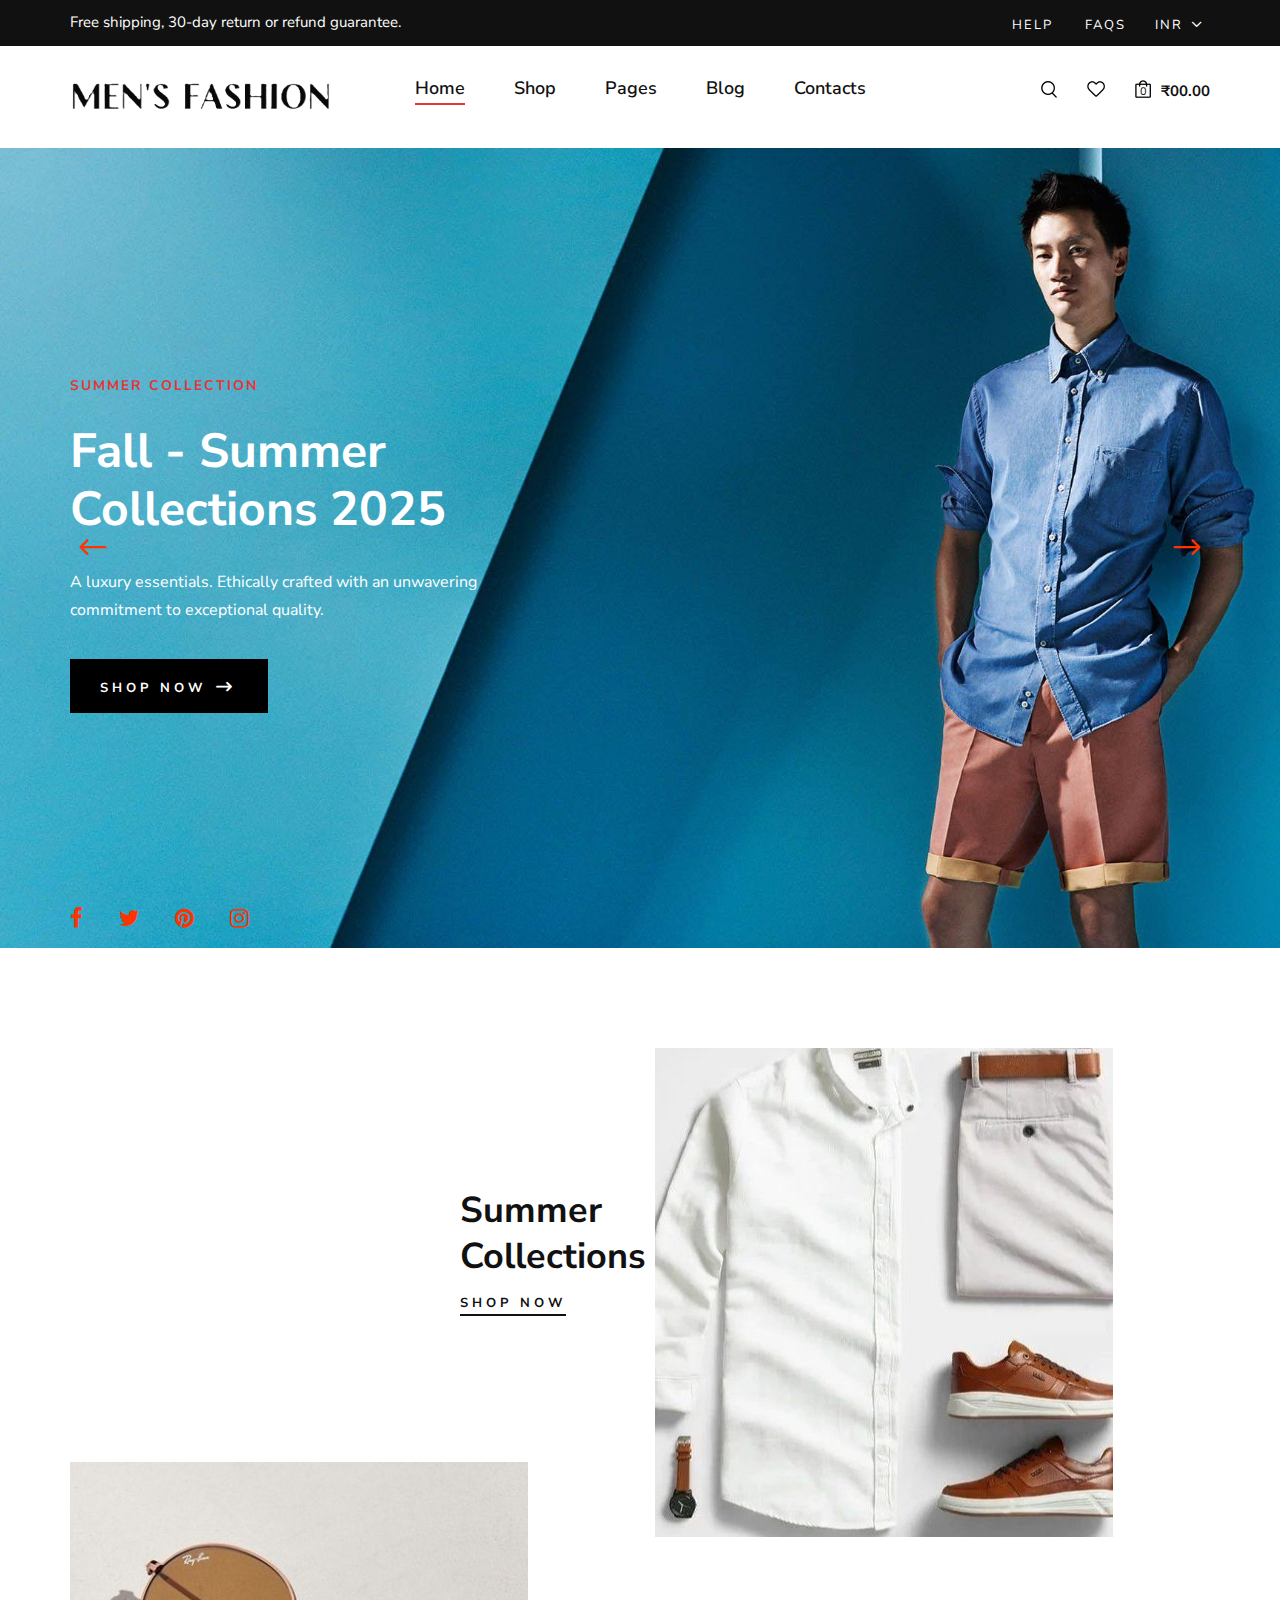
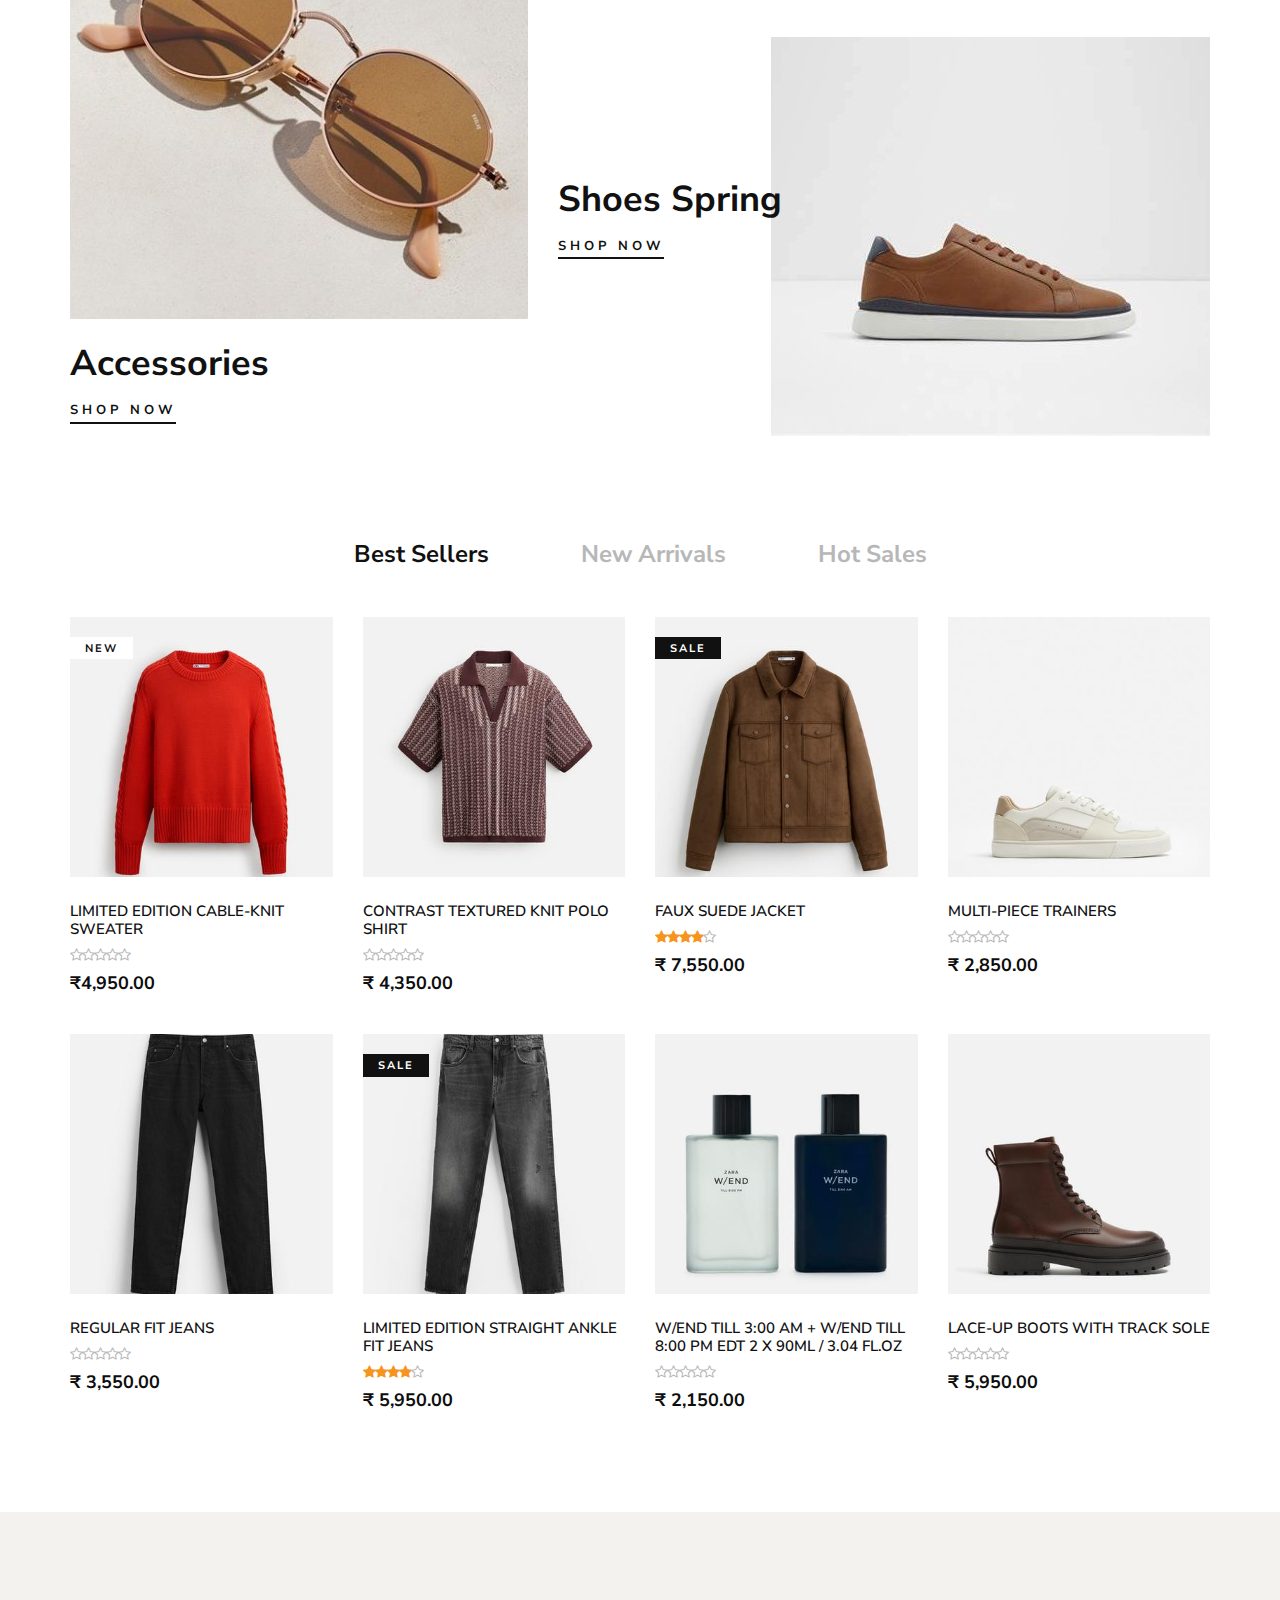
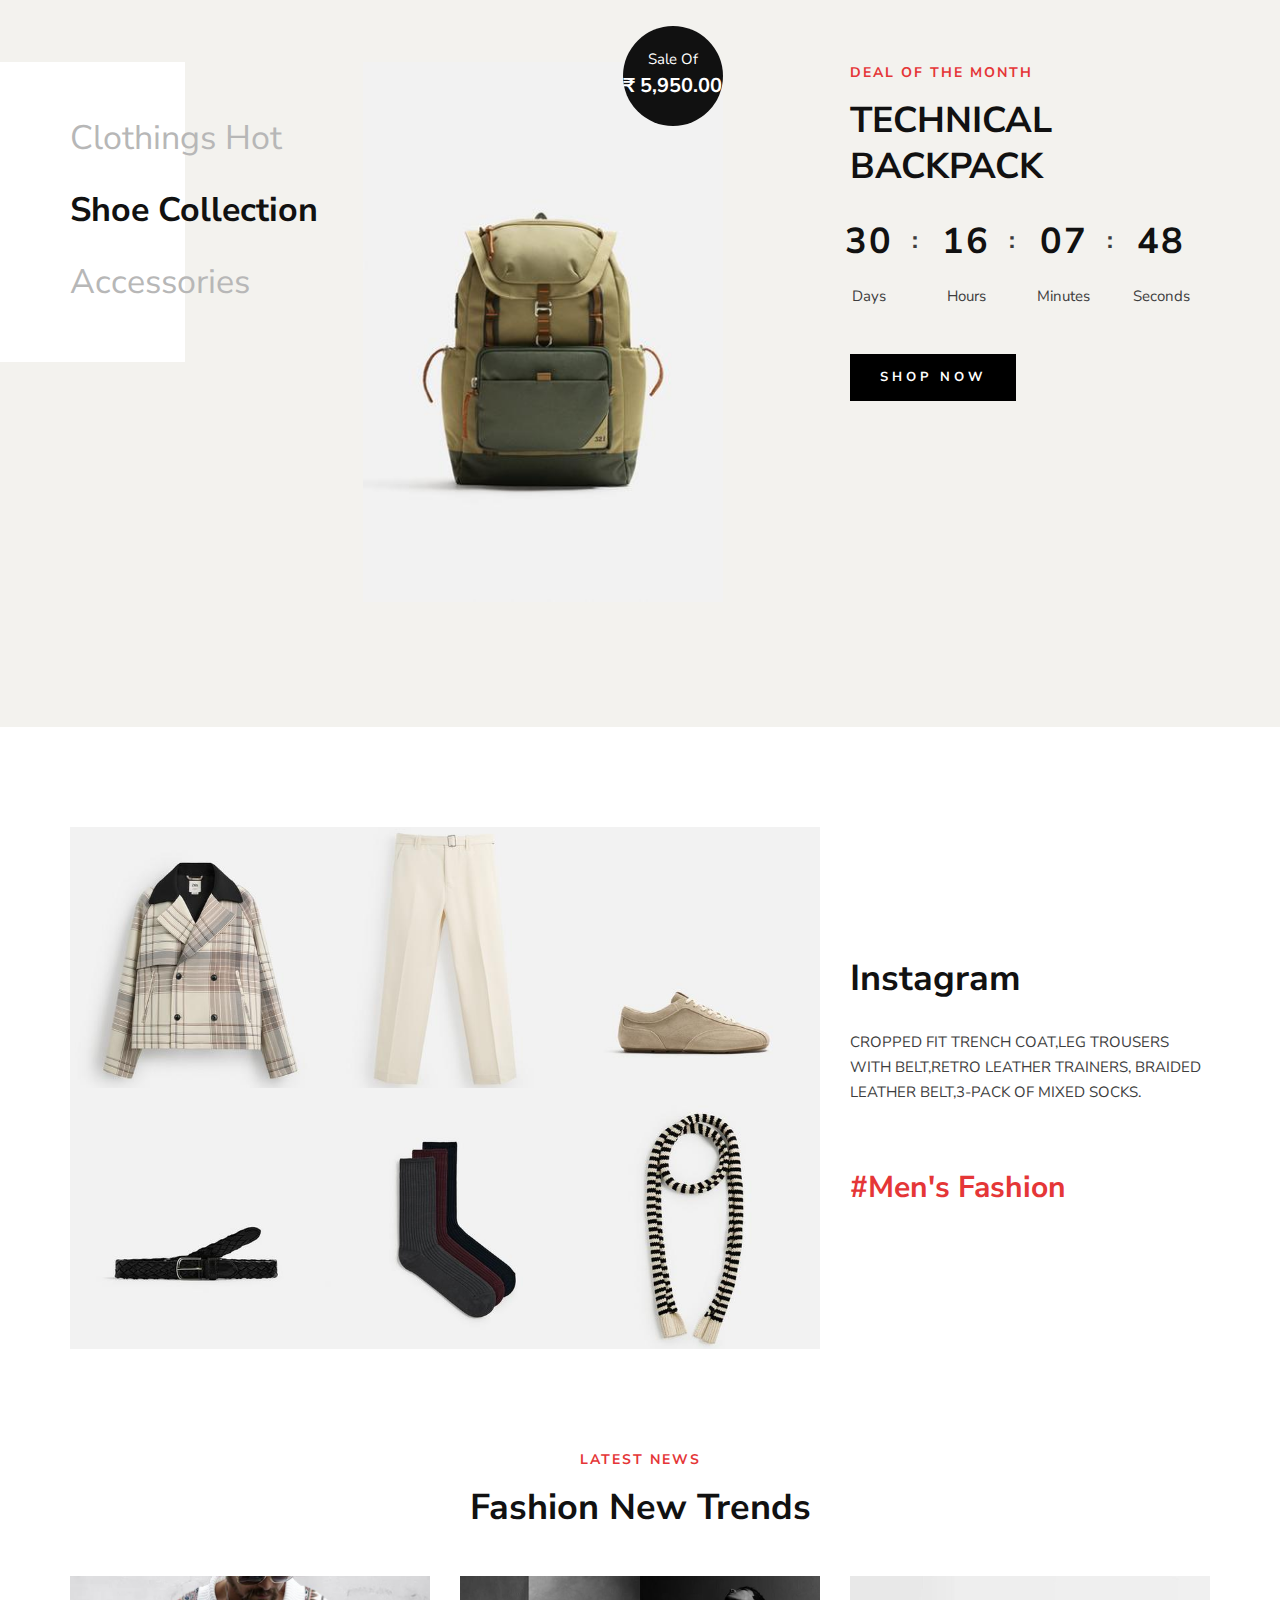
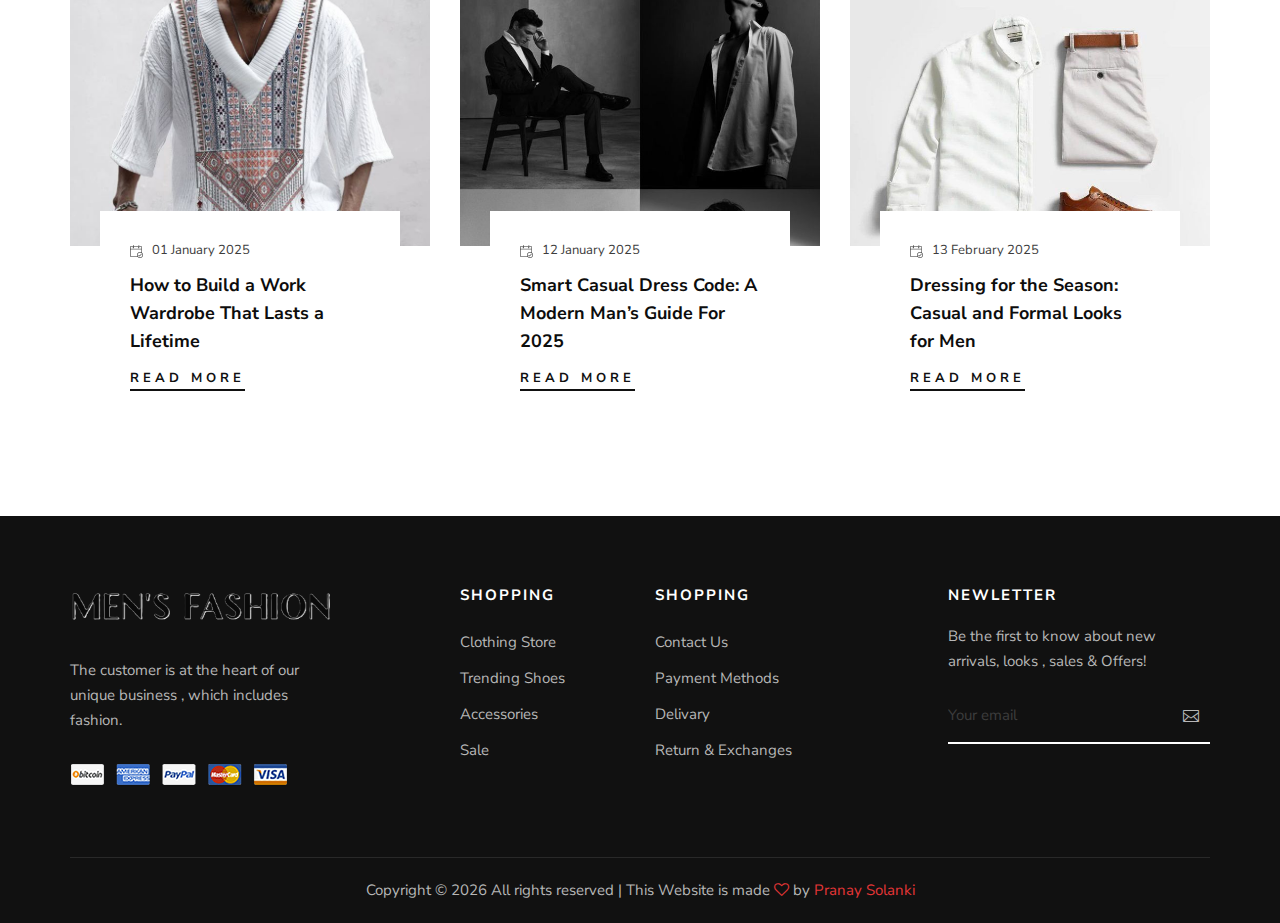
<file: index.html>
<!DOCTYPE html>
<html lang="en">

<head>
    <meta charset="UTF-8">
    <meta name="description" content="Men's Fashion">
    <meta name="keywords" content="Men's Fashion, unica, creative, html">
    <meta name="viewport" content="width=device-width, initial-scale=1.0">
    <meta http-equiv="X-UA-Compatible" content="ie=edge">
    <title>Men's-Fashion</title>
	
	<!--favicon-->
	 <link href="img\ico.png" rel="icon">
  <link href="img\ico.png" rel="icon">

    <!-- Google Font -->
    <link href="https://fonts.googleapis.com/css2?family=Nunito+Sans:wght@300;400;600;700;800;900&display=swap"
    rel="stylesheet">

    <!-- Css Styles -->
    <link rel="stylesheet" href="css/bootstrap.min.css" type="text/css">
    <link rel="stylesheet" href="css/font-awesome.min.css" type="text/css">
    <link rel="stylesheet" href="css/elegant-icons.css" type="text/css">
    <link rel="stylesheet" href="css/magnific-popup.css" type="text/css">
    <link rel="stylesheet" href="css/nice-select.css" type="text/css">
    <link rel="stylesheet" href="css/owl.carousel.min.css" type="text/css">
    <link rel="stylesheet" href="css/slicknav.min.css" type="text/css">
    <link rel="stylesheet" href="css/style.css" type="text/css">
</head>

<body>
    <!-- Page Preloder -->
    <div id="preloder">
        <div class="loader"></div>
    </div>

    <!-- Offcanvas Menu Begin -->
    <div class="offcanvas-menu-overlay"></div>
    <div class="offcanvas-menu-wrapper">
        <div class="offcanvas__option">
            <div class="offcanvas__links">
                <a href="#">Sign in</a>
                <a href="#">FAQs</a>
            </div>
            <div class="offcanvas__top__hover">
                <span>INR <i class="arrow_carrot-down"></i></span>
                <ul>
                    <li>INR</li>
                    <li>EUR</li>
                    <li>USD</li>
                </ul>
            </div>
        </div>
        <div class="offcanvas__nav__option">
            <a href="#" class="search-switch"><img src="img/icon/search.png" alt=""></a>
            <a href="#"><img src="img/icon/heart.png" alt=""></a>
            <a href="#"><img src="img/icon/cart.png" alt=""> <span>0</span></a>
            <div class="price">₹00.00</div>
        </div>
        <div id="mobile-menu-wrap"></div>
        <div class="offcanvas__text">
            <p>Free shipping, 30-day return or refund guarantee.</p>
        </div>
    </div>
    <!-- Offcanvas Menu End -->

    <!-- Header Section Begin -->
    <header class="header">
        <div class="header__top">
            <div class="container">
                <div class="row">
                    <div class="col-lg-6 col-md-7">
                        <div class="header__top__left">
                            <p>Free shipping, 30-day return or refund guarantee.</p>
                        </div>
                    </div>
                    <div class="col-lg-6 col-md-5">
                        <div class="header__top__right">
                            <div class="header__top__links">
                                <a href="#">Help</a>
                                <a href="#">FAQs</a>
                            </div>
                            <div class="header__top__hover">
                                <span>INR <i class="arrow_carrot-down"></i></span>
                                <ul>
                                    <li>INR</li>
                                    <li>EUR</li>
                                    <li>USD</li>
                                </ul>
                            </div>
                        </div>
                    </div>
                </div>
            </div>
        </div>
        <div class="container">
            <div class="row">
                <div class="col-lg-3 col-md-3">
                    <div class="header__logo">
                        <a href="./index.html"><img src="img/logo1.png" alt=""></a>
						<!--<h1> <style> font-size:1px;</style>Men's Fashion</h1> -->
                    </div>
                </div>
                <div class="col-lg-6 col-md-6">
                    <nav class="header__menu mobile-menu">
                        <ul>
                            <li class="active"><a href="./index.html">Home</a></li>
                            <li><a href="./shop.html">Shop</a></li>
                            <li><a href="#">Pages</a>
                                <ul class="dropdown">
                                    <li><a href="./about.html">About Us</a></li>
                                    <li><a href="./shopping-cart.html">Shopping Cart</a></li>
                                    <li><a href="./checkout.html">Check Out</a></li>
                                    <li><a href="./blog.html">Blog Details</a></li>
                                </ul>
                            </li>
                            <li><a href="./blog.html">Blog</a></li>
                            <li><a href="./contact.html">Contacts</a></li>
                        </ul>
                    </nav>
                </div>
                <div class="col-lg-3 col-md-3">
                    <div class="header__nav__option">
                        <a href="#" class="search-switch"><img src="img/icon/search.png" alt=""></a>
                        <a href="#"><img src="img/icon/heart.png" alt=""></a>
                        <a href="#"><img src="img/icon/cart.png" alt=""> <span>0</span></a>
                        <div class="price">₹00.00</div>
                    </div>
                </div>
            </div>
            <div class="canvas__open"><i class="fa fa-bars"></i></div>
        </div>
    </header>
    <!-- Header Section End -->

    <!-- Hero Section Begin -->
    <section class="hero">
        <div class="hero__slider owl-carousel">
            <div class="hero__items set-bg" data-setbg="img/hero/n4.jpg">
                <div class="container">
                    <div class="row">
                        <div class="col-xl-5 col-lg-7 col-md-8">
                            <div class="hero__text">
                                <h6>SUMMER COLLECTION</h6>
                                <h2>Fall - Summer Collections 2025</h2>
                                <p>A luxury essentials. Ethically crafted with an unwavering
                                commitment to exceptional quality.</p>  
                                <a href="https://www.zara.com/in/en/denim-shirt-with-pockets-p09942402.html?v1=438673457&v2=2436547" class="primary-btn">Shop now <span class="arrow_right"></span></a>
                                <div class="hero__social">
                                    <a href="#"><i class="fa fa-facebook"></i></a>
                                    <a href="#"><i class="fa fa-twitter"></i></a>
                                    <a href="#"><i class="fa fa-pinterest"></i></a>
                                    <a href="#"><i class="fa fa-instagram"></i></a> 
                                </div>
                            </div>
                        </div>
                    </div>
                </div>
            </div>
            <div class="hero__items set-bg" data-setbg="img/hero/n3.jpg">
                <div class="container">
                    <div class="row">
                        <div class="col-xl-5 col-lg-7 col-md-8">
                            <div class="hero__text">
                                <h6>WINTER COLLECTION</h6>
                                <h2>Fall - Winter Collections 2025</h2>
                                <p>A  luxury essentials. Ethically crafted with an unwavering
                                commitment to exceptional quality.</p>  
                                <a href="https://www.zara.com/in/en/contrast-collar-polo-shirt-p00526320.html?v1=410570020&v2=2432232" class="primary-btn">Shop now <span class="arrow_right"></span></a>
                                <div class="hero__social">
                                    <a href="#"><i class="fa fa-facebook"></i></a>
                                    <a href="#"><i class="fa fa-twitter"></i></a>
                                    <a href="#"><i class="fa fa-pinterest"></i></a>
                                    <a href="#"><i class="fa fa-instagram"></i></a> 
                                </div>
                            </div>
                        </div>
                    </div>
                </div>
            </div>
        </div>
    </section>
    <!-- Hero Section End -->

    <!-- Banner Section Begin -->
    <section class="banner spad">
        <div class="container">
            <div class="row">
                <div class="col-lg-7 offset-lg-4">
                    <div class="banner__item">
                        <div class="banner__item__pic">
                            <img src="img/banner/bn1.jpg" alt="">
                        </div>
                        <div class="banner__item__text">
                            <h2>Summer Collections </h2>
                            <a href="https://www2.hm.com/en_in/productpage.1013956039.html">Shop now</a>
                        </div>
                    </div>
                </div>
                <div class="col-lg-5">
                    <div class="banner__item banner__item--middle">
                        <div class="banner__item__pic">
                            <img src="img/banner/bbn2.jpg" alt="">
                        </div>
                        <div class="banner__item__text">
                            <h2>Accessories</h2>
                            <a href="https://www2.hm.com/en_in/men/accessories/sunglasses.html">Shop now</a>
                        </div>
                    </div>
                </div>
                <div class="col-lg-7">
                    <div class="banner__item banner__item--last">
                        <div class="banner__item__pic">
                            <img src="img/banner/OIP.jpg" alt="">
                        </div>
                        <div class="banner__item__text">
                            <h2>Shoes Spring </h2>
                            <a href="https://www2.hm.com/en_in/productpage.1261951001.html">Shop now</a>
                        </div>
                    </div>
                </div>
            </div>
        </div>
    </section>
    <!-- Banner Section End -->

    <!-- Product Section Begin -->
    <section class="product spad">
        <div class="container">
            <div class="row">
                <div class="col-lg-12">
                    <ul class="filter__controls">
                        <li class="active" data-filter="*">Best Sellers</li>
                        <li data-filter=".new-arrivals">New Arrivals</li>
                        <li data-filter=".hot-sales">Hot Sales</li>
                    </ul>
                </div>
            </div>
            <div class="row product__filter">
                <div class="col-lg-3 col-md-6 col-sm-6 col-md-6 col-sm-6 mix new-arrivals">
                    <div class="product__item">
                        <div class="product__item__pic set-bg" data-setbg="img/product/pr1.jpg">
                            <span class="label">New</span>
                            <ul class="product__hover">
                                <li><a href="https://www.zara.com/in/en/limited-edition-cable-knit-sweater-p02142411.html?v1=415403414&v2=2443335"><img src="img/icon/heart.png" alt=""></a></li>
                                <li><a href="https://www.zara.com/in/en/limited-edition-cable-knit-sweater-p02142411.html?v1=415403414&v2=2443335"><img src="img/icon/compare.png" alt=""> <span>Compare</span></a></li>
                                <li><a href="https://www.zara.com/in/en/limited-edition-cable-knit-sweater-p02142411.html?v1=415403414&v2=2443335"><img src="img/icon/search.png" alt=""></a></li>
                            </ul>
                        </div>
                        <div class="product__item__text">
                            <h6>LIMITED EDITION CABLE-KNIT SWEATER</h6>
                            <a href="https://www.zara.com/in/en/limited-edition-cable-knit-sweater-p02142411.html?v1=415403414&v2=2443335" class="add-cart">+ Add To Cart</a>
                            <div class="rating">
                                <i class="fa fa-star-o"></i>
                                <i class="fa fa-star-o"></i>
                                <i class="fa fa-star-o"></i>
                                <i class="fa fa-star-o"></i>
                                <i class="fa fa-star-o"></i>
                            </div>
                            <h5>₹4,950.00</h5>
                            <div class="product__color__select">
                                <label for="pc-1">
                                    <input type="radio" id="pc-1">
                                </label>
                                <label class="active black" for="pc-2">
                                    <input type="radio" id="pc-2">
                                </label>
                                <label class="grey" for="pc-3">
                                    <input type="radio" id="pc-3">
                                </label>
                            </div>
                        </div>
                    </div>
                </div>
                <div class="col-lg-3 col-md-6 col-sm-6 col-md-6 col-sm-6 mix hot-sales">
                    <div class="product__item">
                        <div class="product__item__pic set-bg" data-setbg="img/product/pr2.jpg">
                            <ul class="product__hover">
                                <li><a href="https://www.zara.com/in/en/contrast-textured-knit-polo-shirt-p04331404.html?v1=415894134&v2=2443335"><img src="img/icon/heart.png" alt=""></a></li>
                                <li><a href="https://www.zara.com/in/en/contrast-textured-knit-polo-shirt-p04331404.html?v1=415894134&v2=2443335"><img src="img/icon/compare.png" alt=""> <span>Compare</span></a></li>
                                <li><a href="https://www.zara.com/in/en/contrast-textured-knit-polo-shirt-p04331404.html?v1=415894134&v2=2443335"><img src="img/icon/search.png" alt=""></a></li>
                            </ul>
                        </div>
                        <div class="product__item__text">
                            <h6>CONTRAST TEXTURED KNIT POLO SHIRT</h6>
                            <a href="https://www.zara.com/in/en/contrast-textured-knit-polo-shirt-p04331404.html?v1=415894134&v2=2443335" class="add-cart">+ Add To Cart</a>
                            <div class="rating">
                                <i class="fa fa-star-o"></i>
                                <i class="fa fa-star-o"></i>
                                <i class="fa fa-star-o"></i>
                                <i class="fa fa-star-o"></i>
                                <i class="fa fa-star-o"></i>
                            </div>
                            <h5>₹ 4,350.00</h5>
                            <div class="product__color__select">
                                <label for="pc-4">
                                    <input type="radio" id="pc-4">
                                </label>
                                <label class="active black" for="pc-5">
                                    <input type="radio" id="pc-5">
                                </label>
                                <label class="grey" for="pc-6">
                                    <input type="radio" id="pc-6">
                                </label>
                            </div>
                        </div>
                    </div>
                </div>
                <div class="col-lg-3 col-md-6 col-sm-6 col-md-6 col-sm-6 mix new-arrivals">
                    <div class="product__item sale">
                        <div class="product__item__pic set-bg" data-setbg="img/product/pr3.jpg">
                            <span class="label">Sale</span>
                            <ul class="product__hover">
                                <li><a href="https://www.zara.com/in/en/faux-suede-jacket-p08281290.html?v1=410575540&v2=2443335"><img src="img/icon/heart.png" alt=""></a></li>
                                <li><a href="https://www.zara.com/in/en/faux-suede-jacket-p08281290.html?v1=410575540&v2=2443335"><img src="img/icon/compare.png" alt=""> <span>Compare</span></a></li>
                                <li><a href="https://www.zara.com/in/en/faux-suede-jacket-p08281290.html?v1=410575540&v2=2443335"><img src="img/icon/search.png" alt=""></a></li>
                            </ul>
                        </div>
                        <div class="product__item__text">
                            <h6>FAUX SUEDE JACKET</h6>
                            <a href="https://www.zara.com/in/en/faux-suede-jacket-p08281290.html?v1=410575540&v2=2443335" class="add-cart">+ Add To Cart</a>
                            <div class="rating">
                                <i class="fa fa-star"></i>
                                <i class="fa fa-star"></i>
                                <i class="fa fa-star"></i>
                                <i class="fa fa-star"></i>
                                <i class="fa fa-star-o"></i>
                            </div>
                            <h5>₹ 7,550.00</h5>
                            <div class="product__color__select">
                                <label for="pc-7">
                                    <input type="radio" id="pc-7">
                                </label>
                                <label class="active black" for="pc-8">
                                    <input type="radio" id="pc-8">
                                </label>
                                <label class="grey" for="pc-9">
                                    <input type="radio" id="pc-9">
                                </label>
                            </div>
                        </div>
                    </div>
                </div>
                <div class="col-lg-3 col-md-6 col-sm-6 col-md-6 col-sm-6 mix hot-sales">
                    <div class="product__item">
                        <div class="product__item__pic set-bg" data-setbg="img/product/pr4.jpg">
                            <ul class="product__hover">
                                <li><a href="https://www.zara.com/in/en/multi-piece-trainers-p12205320.html?v1=422964183&v2=2443335"><img src="img/icon/heart.png" alt=""></a></li>
                                <li><a href="https://www.zara.com/in/en/multi-piece-trainers-p12205320.html?v1=422964183&v2=2443335"><img src="img/icon/compare.png" alt=""> <span>Compare</span></a></li>
                                <li><a href="https://www.zara.com/in/en/multi-piece-trainers-p12205320.html?v1=422964183&v2=2443335"><img src="img/icon/search.png" alt=""></a></li>
                            </ul>
                        </div>
                        <div class="product__item__text">
                            <h6>MULTI-PIECE TRAINERS</h6>
                            <a href="https://www.zara.com/in/en/multi-piece-trainers-p12205320.html?v1=422964183&v2=2443335" class="add-cart">+ Add To Cart</a>
                            <div class="rating">
                                <i class="fa fa-star-o"></i>
                                <i class="fa fa-star-o"></i>
                                <i class="fa fa-star-o"></i>
                                <i class="fa fa-star-o"></i>
                                <i class="fa fa-star-o"></i>
                            </div>
                            <h5>₹ 2,850.00</h5>
                            <div class="product__color__select">
                                <label for="pc-10">
                                    <input type="radio" id="pc-10">
                                </label>
                                <label class="active black" for="pc-11">
                                    <input type="radio" id="pc-11">
                                </label>
                                <label class="grey" for="pc-12">
                                    <input type="radio" id="pc-12">
                                </label>
                            </div>
                        </div>
                    </div>
                </div>
                <div class="col-lg-3 col-md-6 col-sm-6 col-md-6 col-sm-6 mix new-arrivals">
                    <div class="product__item">
                        <div class="product__item__pic set-bg" data-setbg="img/product/pr5.jpg">
                            <ul class="product__hover">
                                <li><a href="https://www.zara.com/in/en/regular-fit-jeans-p08062315.html?v1=410590096&v2=2443335"><img src="img/icon/heart.png" alt=""></a></li>
                                <li><a href="https://www.zara.com/in/en/regular-fit-jeans-p08062315.html?v1=410590096&v2=2443335"><img src="img/icon/compare.png" alt=""> <span>Compare</span></a></li>
                                <li><a href="https://www.zara.com/in/en/regular-fit-jeans-p08062315.html?v1=410590096&v2=2443335"><img src="img/icon/search.png" alt=""></a></li>
                            </ul>
                        </div>
                        <div class="product__item__text">
                            <h6>REGULAR FIT JEANS</h6>
                            <a href="https://www.zara.com/in/en/regular-fit-jeans-p08062315.html?v1=410590096&v2=2443335" class="add-cart">+ Add To Cart</a>
                            <div class="rating">
                                <i class="fa fa-star-o"></i>
                                <i class="fa fa-star-o"></i>
                                <i class="fa fa-star-o"></i>
                                <i class="fa fa-star-o"></i>
                                <i class="fa fa-star-o"></i>
                            </div>
                            <h5>₹ 3,550.00</h5>
                            <div class="product__color__select">
                                <label for="pc-13">
                                    <input type="radio" id="pc-13">
                                </label>
                                <label class="active black" for="pc-14">
                                    <input type="radio" id="pc-14">
                                </label>
                                <label class="grey" for="pc-15">
                                    <input type="radio" id="pc-15">
                                </label>
                            </div>
                        </div>
                    </div>
                </div>
                <div class="col-lg-3 col-md-6 col-sm-6 col-md-6 col-sm-6 mix hot-sales">
                    <div class="product__item sale">
                        <div class="product__item__pic set-bg" data-setbg="img/product/pr6.jpg">
                            <span class="label">Sale</span>
                            <ul class="product__hover">
                                <li><a href="https://www.zara.com/in/en/limited-edition-straight-ankle-fit-jeans-p00840465.html?v1=425515793&v2=2443335"><img src="img/icon/heart.png" alt=""></a></li>
                                <li><a href="https://www.zara.com/in/en/limited-edition-straight-ankle-fit-jeans-p00840465.html?v1=425515793&v2=2443335"><img src="img/icon/compare.png" alt=""> <span>Compare</span></a></li>
                                <li><a href="https://www.zara.com/in/en/limited-edition-straight-ankle-fit-jeans-p00840465.html?v1=425515793&v2=2443335"><img src="img/icon/search.png" alt=""></a></li>
                            </ul>
                        </div>
                        <div class="product__item__text">
                            <h6>LIMITED EDITION STRAIGHT ANKLE FIT JEANS</h6>
                            <a href="https://www.zara.com/in/en/limited-edition-straight-ankle-fit-jeans-p00840465.html?v1=425515793&v2=2443335" class="add-cart">+ Add To Cart</a>
                            <div class="rating">
                                <i class="fa fa-star"></i>
                                <i class="fa fa-star"></i>
                                <i class="fa fa-star"></i>
                                <i class="fa fa-star"></i>
                                <i class="fa fa-star-o"></i>
                            </div>
                            <h5>₹ 5,950.00</h5>
                            <div class="product__color__select">
                                <label for="pc-16">
                                    <input type="radio" id="pc-16">
                                </label>
                                <label class="active black" for="pc-17">
                                    <input type="radio" id="pc-17">
                                </label>
                                <label class="grey" for="pc-18">
                                    <input type="radio" id="pc-18">
                                </label>
                            </div>
                        </div>
                    </div>
                </div>
                <div class="col-lg-3 col-md-6 col-sm-6 col-md-6 col-sm-6 mix new-arrivals">
                    <div class="product__item">
                        <div class="product__item__pic set-bg" data-setbg="img/product/pr7.jpg">
                            <ul class="product__hover">
                                <li><a href="https://www.zara.com/in/en/w-end-till-3-00-am-w-end-till-8-00-pm-edt-2-x-90ml---3-04-fl-oz-p20210772.html?v1=410570194&v2=2443335"><img src="img/icon/heart.png" alt=""></a></li>
                                <li><a href="https://www.zara.com/in/en/w-end-till-3-00-am-w-end-till-8-00-pm-edt-2-x-90ml---3-04-fl-oz-p20210772.html?v1=410570194&v2=2443335"><img src="img/icon/compare.png" alt=""> <span>Compare</span></a></li>
                                <li><a href="https://www.zara.com/in/en/w-end-till-3-00-am-w-end-till-8-00-pm-edt-2-x-90ml---3-04-fl-oz-p20210772.html?v1=410570194&v2=2443335"><img src="img/icon/search.png" alt=""></a></li>
                            </ul>
                        </div>
                        <div class="product__item__text">
                            <h6>W/END TILL 3:00 AM + W/END TILL 8:00 PM EDT 2 X 90ML / 3.04 FL.OZ</h6>
                            <a href="https://www.zara.com/in/en/w-end-till-3-00-am-w-end-till-8-00-pm-edt-2-x-90ml---3-04-fl-oz-p20210772.html?v1=410570194&v2=2443335" class="add-cart">+ Add To Cart</a>
                            <div class="rating">
                                <i class="fa fa-star-o"></i>
                                <i class="fa fa-star-o"></i>
                                <i class="fa fa-star-o"></i>
                                <i class="fa fa-star-o"></i>
                                <i class="fa fa-star-o"></i>
                            </div>
                            <h5>₹ 2,150.00</h5>
                            <div class="product__color__select">
                                <label for="pc-19">
                                    <input type="radio" id="pc-19">
                                </label>
                                <label class="active black" for="pc-20">
                                    <input type="radio" id="pc-20">
                                </label>
                                <label class="grey" for="pc-21">
                                    <input type="radio" id="pc-21">
                                </label>
                            </div>
                        </div>
                    </div>
                </div>
                <div class="col-lg-3 col-md-6 col-sm-6 col-md-6 col-sm-6 mix hot-sales">
                    <div class="product__item">
                        <div class="product__item__pic set-bg" data-setbg="img/product/pr8.jpg">
                            <ul class="product__hover">
                                <li><a href="https://www.zara.com/in/en/lace-up-boots-with-track-sole-p12095429.html?v1=422965799&v2=2443335"><img src="img/icon/heart.png" alt=""></a></li>
                                <li><a href="https://www.zara.com/in/en/lace-up-boots-with-track-sole-p12095429.html?v1=422965799&v2=2443335"><img src="img/icon/compare.png" alt=""> <span>Compare</span></a></li>
                                <li><a href="https://www.zara.com/in/en/lace-up-boots-with-track-sole-p12095429.html?v1=422965799&v2=2443335"><img src="img/icon/search.png" alt=""></a></li>
                            </ul>
                        </div>
                        <div class="product__item__text">
                            <h6>LACE-UP BOOTS WITH TRACK SOLE</h6>
                            <a href="https://www.zara.com/in/en/lace-up-boots-with-track-sole-p12095429.html?v1=422965799&v2=2443335" class="add-cart">+ Add To Cart</a>
                            <div class="rating">
                                <i class="fa fa-star-o"></i>
                                <i class="fa fa-star-o"></i>
                                <i class="fa fa-star-o"></i>
                                <i class="fa fa-star-o"></i>
                                <i class="fa fa-star-o"></i>
                            </div>
                            <h5>₹ 5,950.00</h5>
                            <div class="product__color__select">
                                <label for="pc-22">
                                    <input type="radio" id="pc-22">
                                </label>
                                <label class="active black" for="pc-23">
                                    <input type="radio" id="pc-23">
                                </label>
                                <label class="grey" for="pc-24">
                                    <input type="radio" id="pc-24">
                                </label>
                            </div>
                        </div>
                    </div>
                </div>
            </div>
        </div>
    </section>
    <!-- Product Section End -->

    <!-- Categories Section Begin -->
    <section class="categories spad">
        <div class="container">
            <div class="row">
                <div class="col-lg-3">
                    <div class="categories__text">
                        <h2>Clothings Hot <br /> <span>Shoe Collection</span> <br /> Accessories</h2>
                    </div>
                </div>
                <div class="col-lg-4">
                    <div class="categories__hot__deal">
                        <img src="img/ps.jpg" alt="">
                        <div class="hot__deal__sticker">
                            <span>Sale Of</span>
                            <h5>₹ 5,950.00</h5>
                        </div>
                    </div>
                </div>
                <div class="col-lg-4 offset-lg-1">
                    <div class="categories__deal__countdown">
                        <span>Deal Of The Month</span>
                        <h2>TECHNICAL BACKPACK</h2>
                        <div class="categories__deal__countdown__timer" id="countdown">
                            <div class="cd-item">
                                <span>3</span>
                                <p>Days</p>
                            </div>
                            <div class="cd-item">
                                <span>1</span>
                                <p>Hours</p>
                            </div>
                            <div class="cd-item">
                                <span>50</span>
                                <p>Minutes</p>
                            </div>
                            <div class="cd-item">
                                <span>18</span>
                                <p>Seconds</p>
                            </div>
                        </div>
                        <a href="https://www.zara.com/in/en/technical-backpack-p13223520.html?v1=414678683&v2=2436405" class="primary-btn">Shop now</a>
                    </div>
                </div>
            </div>
        </div>
    </section>
    <!-- Categories Section End -->

    <!-- Instagram Section Begin -->
    <section class="instagram spad">
        <div class="container">
            <div class="row">
                <div class="col-lg-8">
                    <div class="instagram__pic">
                        <div class="instagram__pic__item set-bg" data-setbg="img/instagram/I1.jpg"></div>
                        <div class="instagram__pic__item set-bg" data-setbg="img/instagram/I2.jpg"></div>
                        <div class="instagram__pic__item set-bg" data-setbg="img/instagram/I3.jpg"></div>
                        <div class="instagram__pic__item set-bg" data-setbg="img/instagram/I4.jpg"></div>
                        <div class="instagram__pic__item set-bg" data-setbg="img/instagram/I5.jpg"></div>
                        <div class="instagram__pic__item set-bg" data-setbg="img/instagram/I6.jpg"></div>
                    </div>
                </div>
                <div class="col-lg-4">
                    <div class="instagram__text">
                        <h2>Instagram</h2>
                        <p>CROPPED FIT TRENCH COAT,LEG TROUSERS WITH BELT,RETRO LEATHER TRAINERS, BRAIDED LEATHER BELT,3-PACK OF MIXED SOCKS.</p>
                        <h3>#Men's Fashion</h3>
                    </div>
                </div>
            </div>
        </div>
    </section>
    <!-- Instagram Section End -->

    <!-- Latest Blog Section Begin -->
    <section class="latest spad">
        <div class="container">
            <div class="row">
                <div class="col-lg-12">
                    <div class="section-title">
                        <span>Latest News</span>
                        <h2>Fashion New Trends</h2>
                    </div>
                </div>
            </div>
            <div class="row">
                <div class="col-lg-4 col-md-6 col-sm-6">
                    <div class="blog__item">
                        <div class="blog__item__pic set-bg" data-setbg="img/blog/b1.jpg"></div>
                        <div class="blog__item__text">
                            <span><img src="img/icon/calendar.png" alt=""> 01 January 2025</span>
                            <h5>How to Build a Work Wardrobe That Lasts a Lifetime</h5>
                            <a href="https://www.apetogentleman.com/lifetime-work-wardrobe/">Read More</a>
                        </div>
                    </div>
                </div>
                <div class="col-lg-4 col-md-6 col-sm-6">
                    <div class="blog__item">
                        <div class="blog__item__pic set-bg" data-setbg="img/blog/b2.jpg"></div>
                        <div class="blog__item__text">
                            <span><img src="img/icon/calendar.png" alt=""> 12 January 2025</span>
                            <h5>Smart Casual Dress Code: A Modern Man’s Guide For 2025</h5>
                            <a href="https://www.apetogentleman.com/mens-smart-casual-dress-code-guide/">Read More</a>
                        </div>
                    </div>
                </div>
                <div class="col-lg-4 col-md-6 col-sm-6">
                    <div class="blog__item">
                        <div class="blog__item__pic set-bg" data-setbg="img/blog/b3.jpg"></div>
                        <div class="blog__item__text">
                            <span><img src="img/icon/calendar.png" alt=""> 13 February 2025</span>
                            <h5>Dressing for the Season: Casual and Formal Looks for Men</h5>
                            <a href="https://louisphilippe.abfrl.in/blog/dressing-for-the-season-casual-and-formal-looks-for-men/">Read More</a>
                        </div>
                    </div>
                </div>
            </div>
        </div>
    </section>
    <!-- Latest Blog Section End -->

    <!-- Footer Section Begin -->
    <footer class="footer">
        <div class="container">
            <div class="row">
                <div class="col-lg-3 col-md-6 col-sm-6">
                    <div class="footer__about">
                        <div class="footer__logo">
                            <a href="#"><img src="img/logo1.png" alt=""></a>
                        </div>
                        <p>The customer is at the heart of our unique business , which includes fashion.</p>
                        <a href="#"><img src="img/payment.png" alt=""></a>
                    </div>
                </div>
                <div class="col-lg-2 offset-lg-1 col-md-3 col-sm-6">
                    <div class="footer__widget">
                        <h6>Shopping</h6>
                        <ul>
                            <li><a href="#">Clothing Store</a></li>
                            <li><a href="#">Trending Shoes</a></li>
                            <li><a href="#">Accessories</a></li>
                            <li><a href="#">Sale</a></li>
                        </ul>
                    </div>
                </div>
                <div class="col-lg-2 col-md-3 col-sm-6">
                    <div class="footer__widget">
                        <h6>Shopping</h6>
                        <ul>
                            <li><a href="#">Contact Us</a></li>
                            <li><a href="#">Payment Methods</a></li>
                            <li><a href="#">Delivary</a></li>
                            <li><a href="#">Return & Exchanges</a></li>
                        </ul>
                    </div>
                </div>
                <div class="col-lg-3 offset-lg-1 col-md-6 col-sm-6">
                    <div class="footer__widget">
                        <h6>NewLetter</h6>
                        <div class="footer__newslatter">
                            <p>Be the first to know about new arrivals, looks , sales & Offers!</p>
                            <form action="#">
                                <input type="text" placeholder="Your email">
                                <button type="submit"><span class="icon_mail_alt"></span></button>
                            </form>
                        </div>
                    </div>
                </div>
            </div>
            <div class="row">
                <div class="col-lg-12 text-center">
                    <div class="footer__copyright__text">
                        <!-- Link back to Colorlib can't be removed. Template is licensed under CC BY 3.0. -->
                        <p>Copyright ©
                            <script>
                                document.write(new Date().getFullYear());
                            </script> 
                            All rights reserved | This Website is made  <i class="fa fa-heart-o"
                            aria-hidden="true"></i> by <a href="https://solankipranay.github.io/Portfolio/" target="_blank">Pranay Solanki</a>
                        </p>
                        <!-- Link back to Colorlib can't be removed. Template is licensed under CC BY 3.0. -->
                    </div>
                </div>
            </div>
        </div>
    </footer>
    <!-- Footer Section End -->

    <!-- Search Begin -->
    <div class="search-model">
        <div class="h-100 d-flex align-items-center justify-content-center">
            <div class="search-close-switch">+</div>
            <form class="search-model-form">
                <input type="text" id="search-input" placeholder="Search here.....">
            </form>
        </div>
    </div>
    <!-- Search End -->

    <!-- Js Plugins -->
    <script src="js/jquery-3.3.1.min.js"></script>
    <script src="js/bootstrap.min.js"></script>
    <script src="js/jquery.nice-select.min.js"></script>
    <script src="js/jquery.nicescroll.min.js"></script>
    <script src="js/jquery.magnific-popup.min.js"></script>
    <script src="js/jquery.countdown.min.js"></script>
    <script src="js/jquery.slicknav.js"></script>
    <script src="js/mixitup.min.js"></script>
    <script src="js/owl.carousel.min.js"></script>
    <script src="js/main.js"></script>
</body>

</html>
</file>
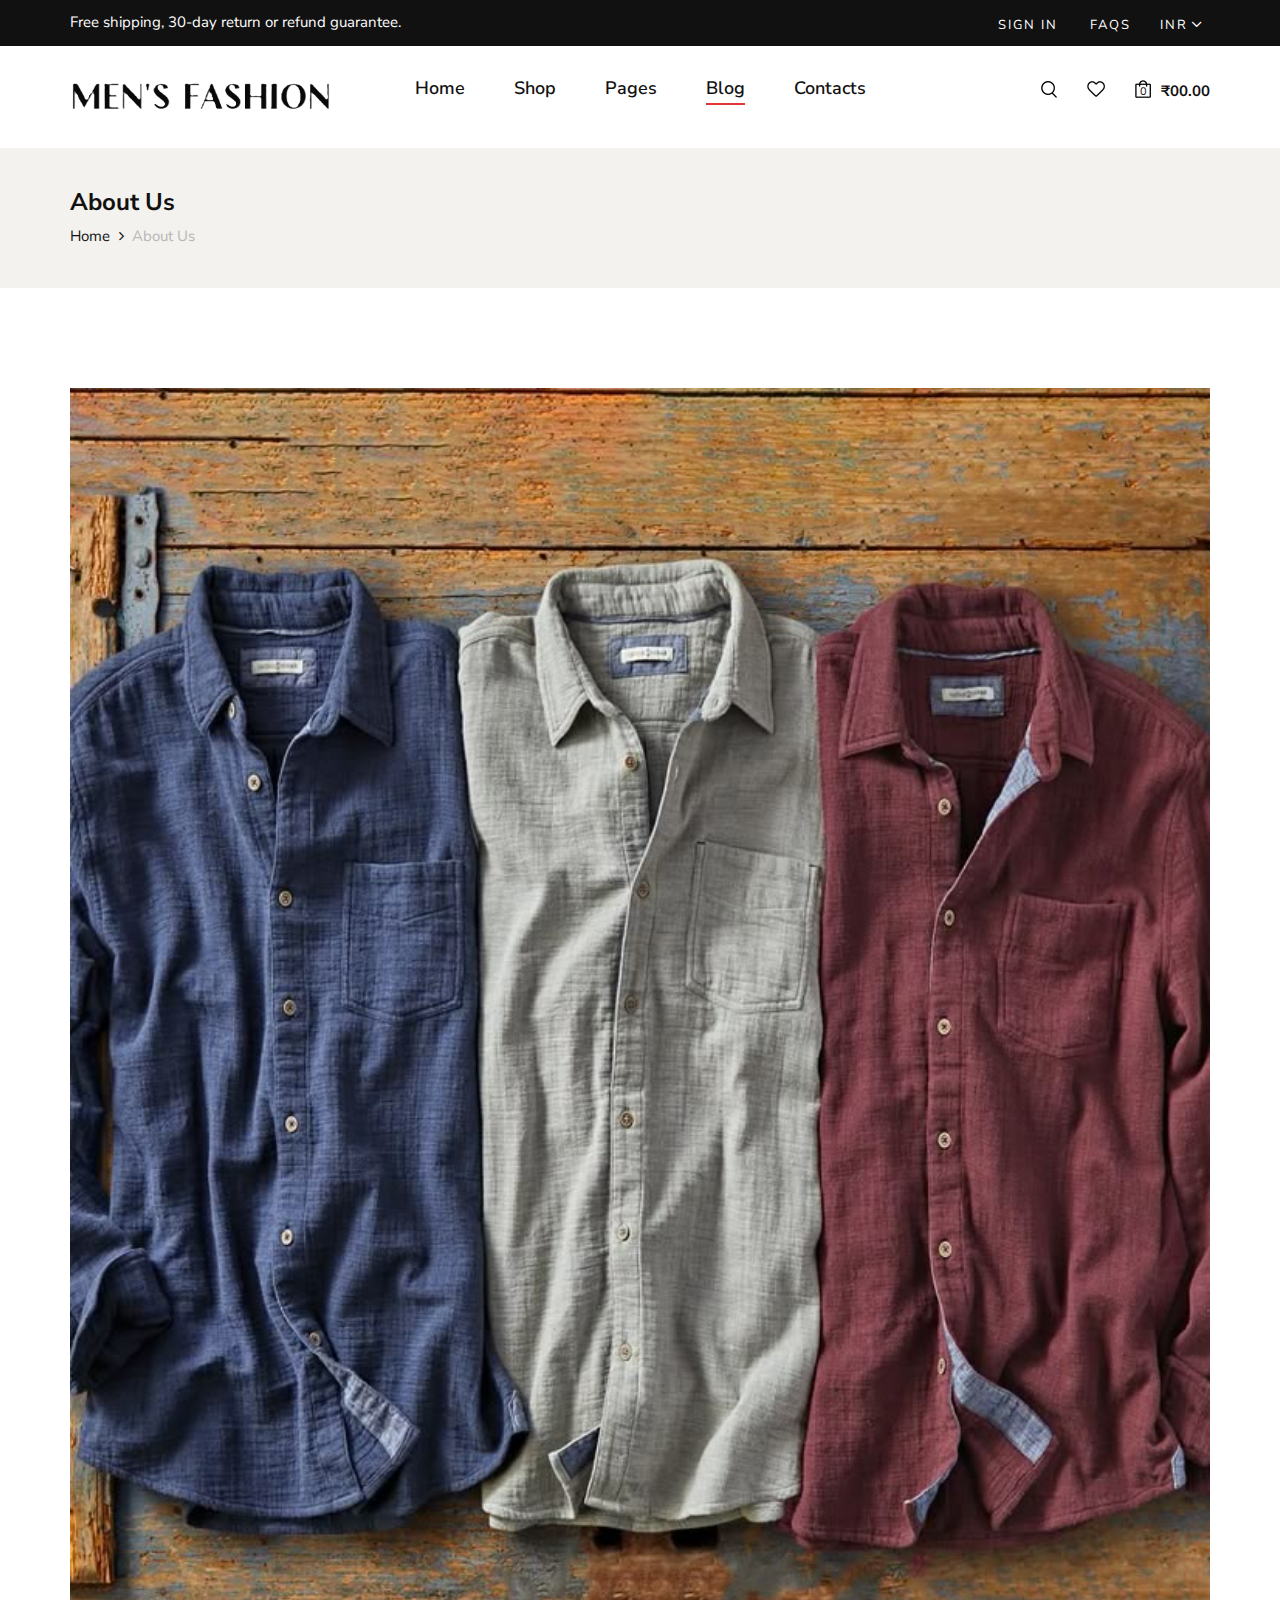
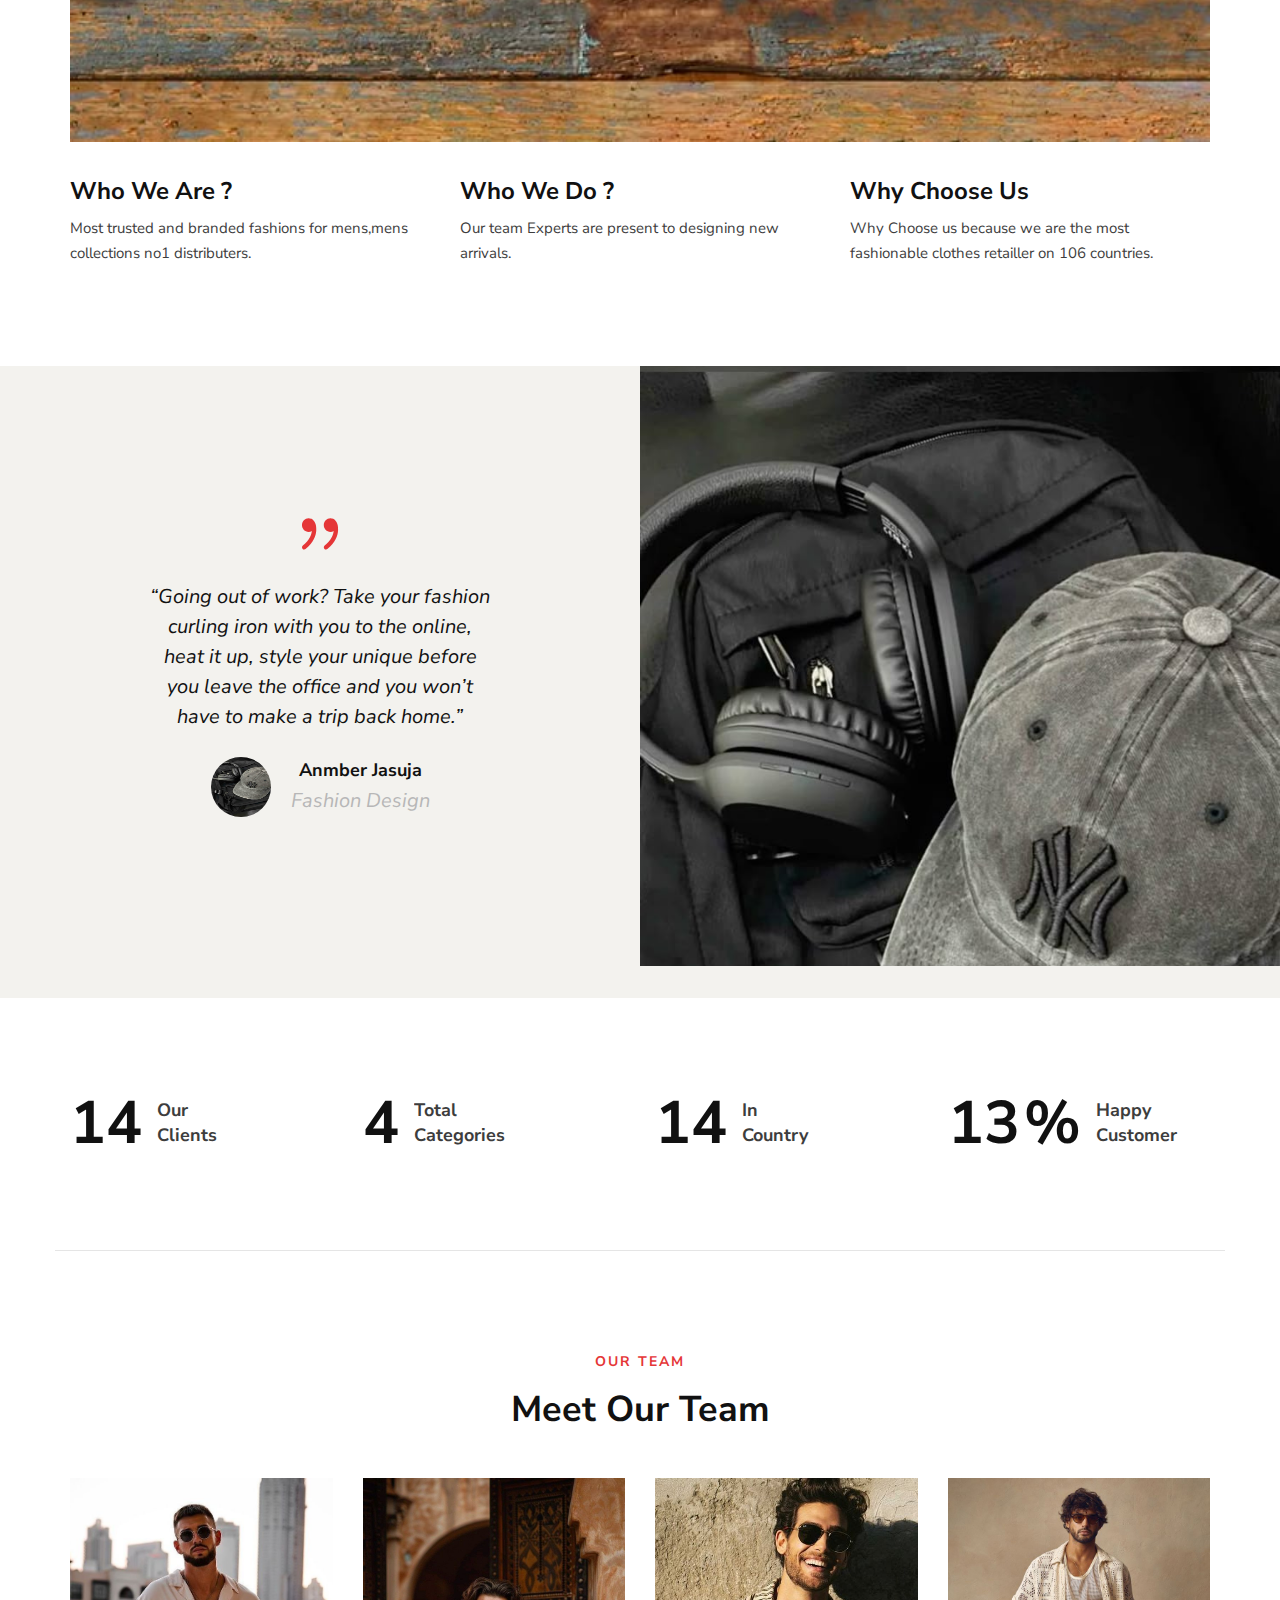
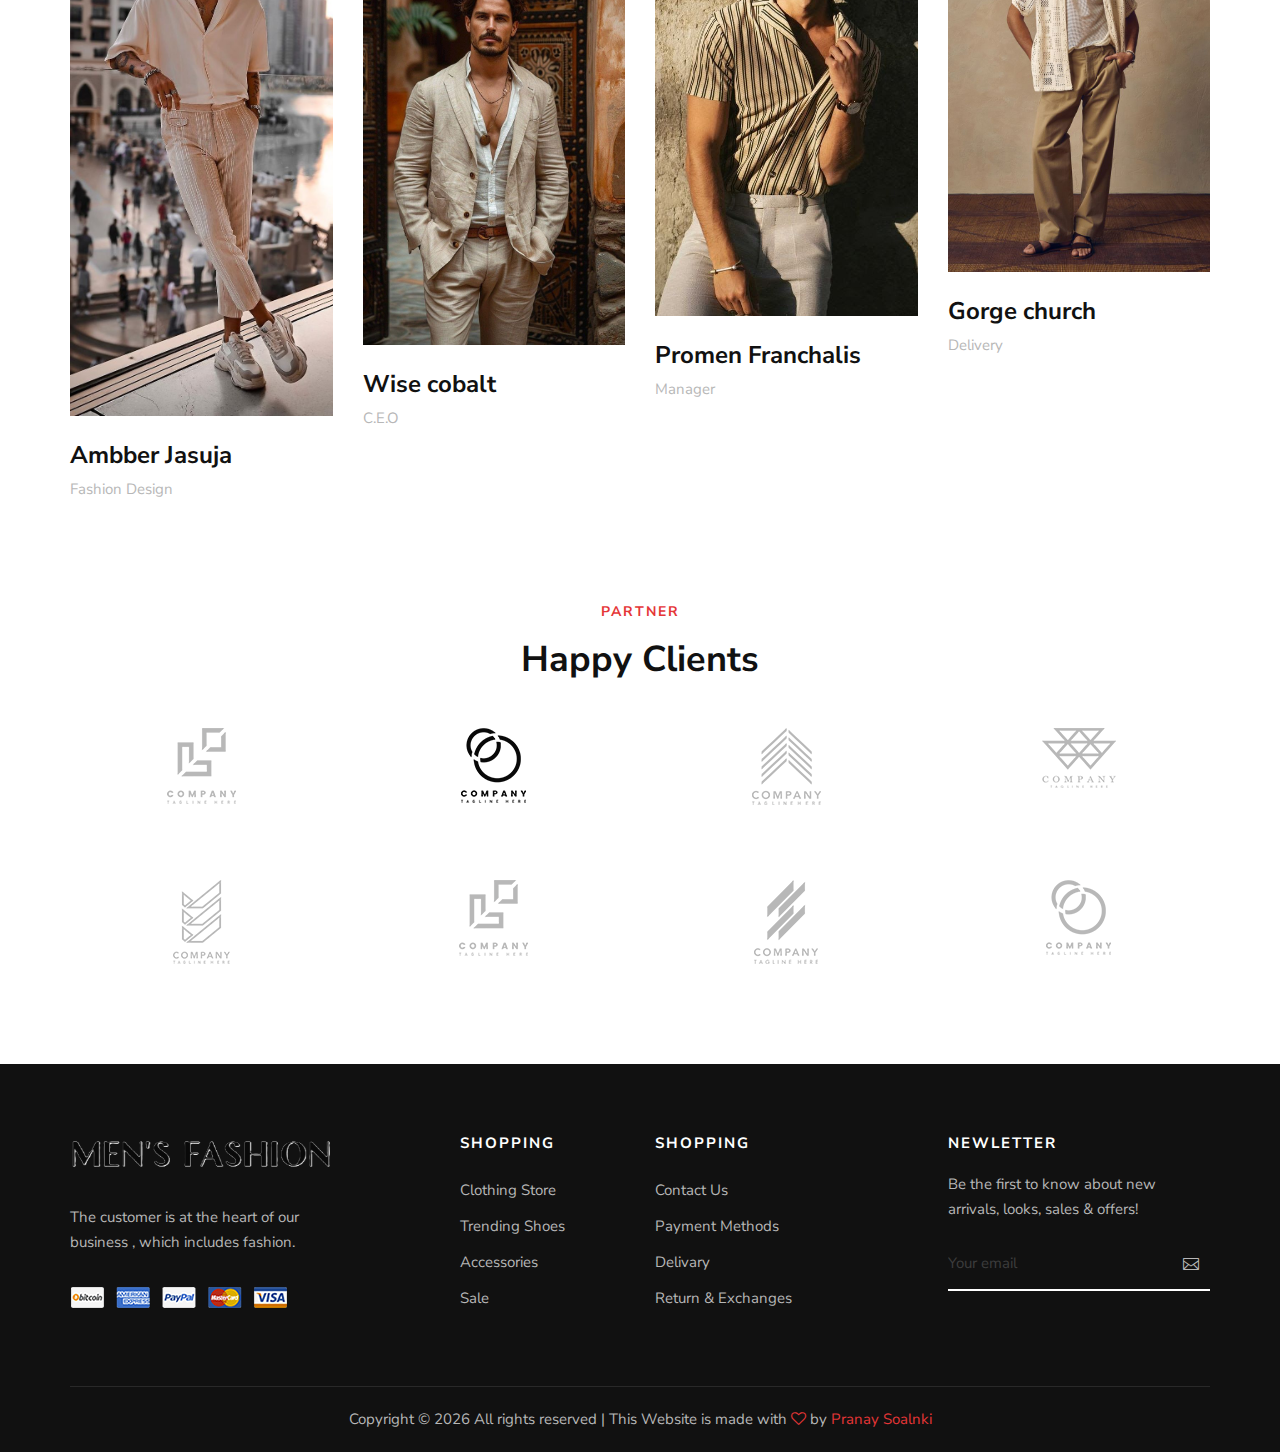
<file: about.html>
<!DOCTYPE html>
<html lang="zxx">

<head>
    <meta charset="UTF-8">
    <meta name="description" content="Male_Fashion Template">
    <meta name="keywords" content="Male_Fashion, unica, creative, html">
    <meta name="viewport" content="width=device-width, initial-scale=1.0">
    <meta http-equiv="X-UA-Compatible" content="ie=edge">
    <title>Men's Fashion</title>
      <!--favicon-->
	 <link href="img\ico.png" rel="icon">
  <link href="img\ico.png" rel="icon">
    <!-- Google Font -->
    <link href="https://fonts.googleapis.com/css2?family=Nunito+Sans:wght@300;400;600;700;800;900&display=swap"
    rel="stylesheet">

    <!-- Css Styles -->
    <link rel="stylesheet" href="css/bootstrap.min.css" type="text/css">
    <link rel="stylesheet" href="css/font-awesome.min.css" type="text/css">
    <link rel="stylesheet" href="css/elegant-icons.css" type="text/css">
    <link rel="stylesheet" href="css/magnific-popup.css" type="text/css">
    <link rel="stylesheet" href="css/nice-select.css" type="text/css">
    <link rel="stylesheet" href="css/owl.carousel.min.css" type="text/css">
    <link rel="stylesheet" href="css/slicknav.min.css" type="text/css">
    <link rel="stylesheet" href="css/style.css" type="text/css">
</head>

<body>
    <!-- Page Preloder -->
    <div id="preloder">
        <div class="loader"></div>
    </div>

    <!-- Offcanvas Menu Begin -->
    <div class="offcanvas-menu-overlay"></div>
    <div class="offcanvas-menu-wrapper">
        <div class="offcanvas__option">
            <div class="offcanvas__links">
                <a href="#">Sign in</a>
                <a href="#">FAQs</a>
            </div>
            <div class="offcanvas__top__hover">
                <span>INR <i class="arrow_carrot-down"></i></span>
                <ul>
                    <li>INR</li>
                    <li>EUR</li>
                    <li>USD</li>
                </ul>
            </div>
        </div>
        <div class="offcanvas__nav__option">
            <a href="#" class="search-switch"><img src="img/icon/search.png" alt=""></a>
            <a href="#"><img src="img/icon/heart.png" alt=""></a>
            <a href="#"><img src="img/icon/cart.png" alt=""> <span>0</span></a>
            <div class="price">$0.00</div>
        </div>
        <div id="mobile-menu-wrap"></div>
        <div class="offcanvas__text">
            <p>Free shipping, 30-day return or refund guarantee.</p>
        </div>
    </div>
    <!-- Offcanvas Menu End -->

    <!-- Header Section Begin -->
    <header class="header">
        <div class="header__top">
            <div class="container">
                <div class="row">
                    <div class="col-lg-6 col-md-7">
                        <div class="header__top__left">
                            <p>Free shipping, 30-day return or refund guarantee.</p>
                        </div>
                    </div>
                    <div class="col-lg-6 col-md-5">
                        <div class="header__top__right">
                            <div class="header__top__links">
                                <a href="#">Sign in</a>
                                <a href="#">FAQs</a>
                            </div>
                            <div class="header__top__hover">
                                <span>INR<i class="arrow_carrot-down"></i></span>
                                <ul>
                                    <li>INR</li>
                                    <li>EUR</li>
                                    <li>USD</li>
                                </ul>
                            </div>
                        </div>
                    </div>
                </div>
            </div>
        </div>
        <div class="container">
            <div class="row">
                <div class="col-lg-3 col-md-3">
                    <div class="header__logo">
                        <a href="./index.html"><img src="img/logo1.png" alt=""></a>
                    </div>
                </div>
                <div class="col-lg-6 col-md-6">
                    <nav class="header__menu mobile-menu">
                        <ul>
                            <li><a href="./index.html">Home</a></li>
                            <li><a href="./shop.html">Shop</a></li>
                            <li><a href="#">Pages</a>
                                <ul class="dropdown">
                                    <li><a href="./about.html">About Us</a></li>
                                    
                                    <li><a href="./shopping-cart.html">Shopping Cart</a></li>
                                    <li><a href="./checkout.html">Check Out</a></li>
                                    <li><a href="./blog.html">Blog Details</a></li>
                                </ul>
                            </li>
                            <li class="active"><a href="./blog.html">Blog</a></li>
                            <li><a href="./contact.html">Contacts</a></li>
                        </ul>
                    </nav>
                </div>
                <div class="col-lg-3 col-md-3">
                    <div class="header__nav__option">
                        <a href="#" class="search-switch"><img src="img/icon/search.png" alt=""></a>
                        <a href="#"><img src="img/icon/heart.png" alt=""></a>
                        <a href="#"><img src="img/icon/cart.png" alt=""> <span>0</span></a>
                        <div class="price">₹00.00</div>
                    </div>
                </div>
            </div>
            <div class="canvas__open"><i class="fa fa-bars"></i></div>
        </div>
    </header>
    <!-- Header Section End -->

    <!-- Breadcrumb Section Begin -->
    <section class="breadcrumb-option">
        <div class="container">
            <div class="row">
                <div class="col-lg-12">
                    <div class="breadcrumb__text">
                        <h4>About Us</h4>
                        <div class="breadcrumb__links">
                            <a href="./index.html">Home</a>
                            <span>About Us</span>
                        </div>
                    </div>
                </div>
            </div>
        </div>
    </section>
    <!-- Breadcrumb Section End -->

    <!-- About Section Begin -->
    <section class="about spad">
        <div class="container">
            <div class="row">
                <div class="col-lg-12">
                    <div class="about__pic">
                        <img src="img/about/as.jpg" alt="">
                    </div>
                </div>
            </div>
            <div class="row">
                <div class="col-lg-4 col-md-4 col-sm-6">
                    <div class="about__item">
                        <h4>Who We Are ?</h4>
                        <p>Most trusted and branded fashions for mens,mens collections no1 distributers.</p>
                    </div>
                </div>
                <div class="col-lg-4 col-md-4 col-sm-6">
                    <div class="about__item">
                        <h4>Who We Do ?</h4>
                        <p>Our team Experts are present to designing new arrivals.</p>
                    </div>
                </div>
                <div class="col-lg-4 col-md-4 col-sm-6">
                    <div class="about__item">
                        <h4>Why Choose Us</h4>
                        <p>Why Choose us because we are the most fashionable clothes retailler on 106 countries.</p>
                    </div>
                </div>
            </div>
        </div>
    </section>
    <!-- About Section End -->

    <!-- Testimonial Section Begin -->
    <section class="testimonial">
        <div class="container-fluid">
            <div class="row">
                <div class="col-lg-6 p-0">
                    <div class="testimonial__text">
                        <span class="icon_quotations"></span>
                        <p>“Going out of work? Take your fashion curling iron with you to the online, heat it up,
                            style your unique before you leave the office and you won’t have to make a trip back home.”
                        </p>
                        <div class="testimonial__author">
                            <div class="testimonial__author__pic">
                                <img src="img/about/test.jpg" alt="">
                            </div>
                            <div class="testimonial__author__text">
                                <h5>Anmber Jasuja</h5>
                                <p>Fashion Design</p>
                            </div>
                        </div>
                    </div>
                </div>
                <div class="col-lg-6 p-0">
                    <div class="testimonial__pic set-bg" data-setbg="img/about/test.jpg"></div>
                </div>
            </div>
        </div>
    </section>
    <!-- Testimonial Section End -->

    <!-- Counter Section Begin -->
    <section class="counter spad">
        <div class="container">
            <div class="row">
                <div class="col-lg-3 col-md-6 col-sm-6">
                    <div class="counter__item">
                        <div class="counter__item__number">
                            <h2 class="cn_num">102</h2>
                        </div>
                        <span>Our <br />Clients</span>
                    </div>
                </div>
                <div class="col-lg-3 col-md-6 col-sm-6">
                    <div class="counter__item">
                        <div class="counter__item__number">
                            <h2 class="cn_num">30</h2>
                        </div>
                        <span>Total <br />Categories</span>
                    </div>
                </div>
                <div class="col-lg-3 col-md-6 col-sm-6">
                    <div class="counter__item">
                        <div class="counter__item__number">
                            <h2 class="cn_num">102</h2>
                        </div>
                        <span>In <br />Country</span>
                    </div>
                </div>
                <div class="col-lg-3 col-md-6 col-sm-6">
                    <div class="counter__item">
                        <div class="counter__item__number">
                            <h2 class="cn_num">98</h2>
                            <strong>%</strong>
                        </div>
                        <span>Happy <br />Customer</span>
                    </div>
                </div>
            </div>
        </div>
    </section>
    <!-- Counter Section End -->

    <!-- Team Section Begin -->
    <section class="team spad">
        <div class="container">
            <div class="row">
                <div class="col-lg-12">
                    <div class="section-title">
                        <span>Our Team</span>
                        <h2>Meet Our Team</h2>
                    </div>
                </div>
            </div>
            <div class="row">
                <div class="col-lg-3 col-md-6 col-sm-6">
                    <div class="team__item">
                        <img src="img/about/team1.jpg" alt="">
                        <h4>Ambber Jasuja</h4>
                        <span>Fashion Design</span>
                    </div>
                </div>
                <div class="col-lg-3 col-md-6 col-sm-6">
                    <div class="team__item">
                        <img src="img/about/team2.jpg" alt="">
                        <h4>Wise cobalt</h4>
                        <span>C.E.O</span>
                    </div>
                </div>
                <div class="col-lg-3 col-md-6 col-sm-6">
                    <div class="team__item">
                        <img src="img/about/team3.jpg" alt="">
                        <h4>Promen Franchalis</h4>
                        <span>Manager</span>
                    </div>
                </div>
                <div class="col-lg-3 col-md-6 col-sm-6">
                    <div class="team__item">
                        <img src="img/about/team4.jpg" alt="">
                        <h4>Gorge church</h4>
                        <span>Delivery</span>
                    </div>
                </div>
            </div>
        </div>
    </section>
    <!-- Team Section End -->

    <!-- Client Section Begin -->
    <section class="clients spad">
        <div class="container">
            <div class="row">
                <div class="col-lg-12">
                    <div class="section-title">
                        <span>Partner</span>
                        <h2>Happy Clients</h2>
                    </div>
                </div>
            </div>
            <div class="row">
                <div class="col-lg-3 col-md-4 col-sm-4 col-6">
                    <a href="#" class="client__item"><img src="img/clients/client-1.png" alt=""></a>
                </div>
                <div class="col-lg-3 col-md-4 col-sm-4 col-6">
                    <a href="#" class="client__item"><img src="img/clients/client-2.png" alt=""></a>
                </div>
                <div class="col-lg-3 col-md-4 col-sm-4 col-6">
                    <a href="#" class="client__item"><img src="img/clients/client-3.png" alt=""></a>
                </div>
                <div class="col-lg-3 col-md-4 col-sm-4 col-6">
                    <a href="#" class="client__item"><img src="img/clients/client-4.png" alt=""></a>
                </div>
                <div class="col-lg-3 col-md-4 col-sm-4 col-6">
                    <a href="#" class="client__item"><img src="img/clients/client-5.png" alt=""></a>
                </div>
                <div class="col-lg-3 col-md-4 col-sm-4 col-6">
                    <a href="#" class="client__item"><img src="img/clients/client-6.png" alt=""></a>
                </div>
                <div class="col-lg-3 col-md-4 col-sm-4 col-6">
                    <a href="#" class="client__item"><img src="img/clients/client-7.png" alt=""></a>
                </div>
                <div class="col-lg-3 col-md-4 col-sm-4 col-6">
                    <a href="#" class="client__item"><img src="img/clients/client-8.png" alt=""></a>
                </div>
            </div>
        </div>
    </section>
    <!-- Client Section End -->

    <!-- Footer Section Begin -->
    <footer class="footer">
        <div class="container">
            <div class="row">
                <div class="col-lg-3 col-md-6 col-sm-6">
                    <div class="footer__about">
                        <div class="footer__logo">
                            <a href="#"><img src="img/logo1.png" alt=""></a>
                        </div>
                        <p>The customer is at the heart of our  business , which includes fashion.</p>
                        <a href="#"><img src="img/payment.png" alt=""></a>
                    </div>
                </div>
                <div class="col-lg-2 offset-lg-1 col-md-3 col-sm-6">
                    <div class="footer__widget">
                        <h6>Shopping</h6>
                        <ul>
                            <li><a href="#">Clothing Store</a></li>
                            <li><a href="#">Trending Shoes</a></li>
                            <li><a href="#">Accessories</a></li>
                            <li><a href="#">Sale</a></li>
                        </ul>
                    </div>
                </div>
                <div class="col-lg-2 col-md-3 col-sm-6">
                    <div class="footer__widget">
                        <h6>Shopping</h6>
                        <ul>
                            <li><a href="#">Contact Us</a></li>
                            <li><a href="#">Payment Methods</a></li>
                            <li><a href="#">Delivary</a></li>
                            <li><a href="#">Return & Exchanges</a></li>
                        </ul>
                    </div>
                </div>
                <div class="col-lg-3 offset-lg-1 col-md-6 col-sm-6">
                    <div class="footer__widget">
                        <h6>NewLetter</h6>
                        <div class="footer__newslatter">
                            <p>Be the first to know about new arrivals, looks, sales & offers!</p>
                            <form action="#">
                                <input type="text" placeholder="Your email">
                                <button type="submit"><span class="icon_mail_alt"></span></button>
                            </form>
                        </div>
                    </div>
                </div>
            </div>
            <div class="row">
                <div class="col-lg-12 text-center">
                    <div class="footer__copyright__text">
                        <!-- Link back to Colorlib can't be removed. Template is licensed under CC BY 3.0. -->
                        <p>Copyright ©
                            <script>
                                document.write(new Date().getFullYear());
                            </script>
                            All rights reserved | This Website is made with <i class="fa fa-heart-o"
                            aria-hidden="true"></i> by <a href="https://solankipranay.github.io/Portfolio/" target="_blank">Pranay Soalnki</a>
                        </p>
                        <!-- Link back to Colorlib can't be removed. Template is licensed under CC BY 3.0. -->
                    </div>
                </div>
            </div>
        </div>
    </footer>
    <!-- Footer Section End -->

    <!-- Search Begin -->
    <div class="search-model">
        <div class="h-100 d-flex align-items-center justify-content-center">
            <div class="search-close-switch">+</div>
            <form class="search-model-form">
                <input type="text" id="search-input" placeholder="Search here.....">
            </form>
        </div>
    </div>
    <!-- Search End -->

    <!-- Js Plugins -->
    <script src="js/jquery-3.3.1.min.js"></script>
    <script src="js/bootstrap.min.js"></script>
    <script src="js/jquery.nice-select.min.js"></script>
    <script src="js/jquery.nicescroll.min.js"></script>
    <script src="js/jquery.magnific-popup.min.js"></script>
    <script src="js/jquery.countdown.min.js"></script>
    <script src="js/jquery.slicknav.js"></script>
    <script src="js/mixitup.min.js"></script>
    <script src="js/owl.carousel.min.js"></script>
    <script src="js/main.js"></script>
</body>

</html>
</file>
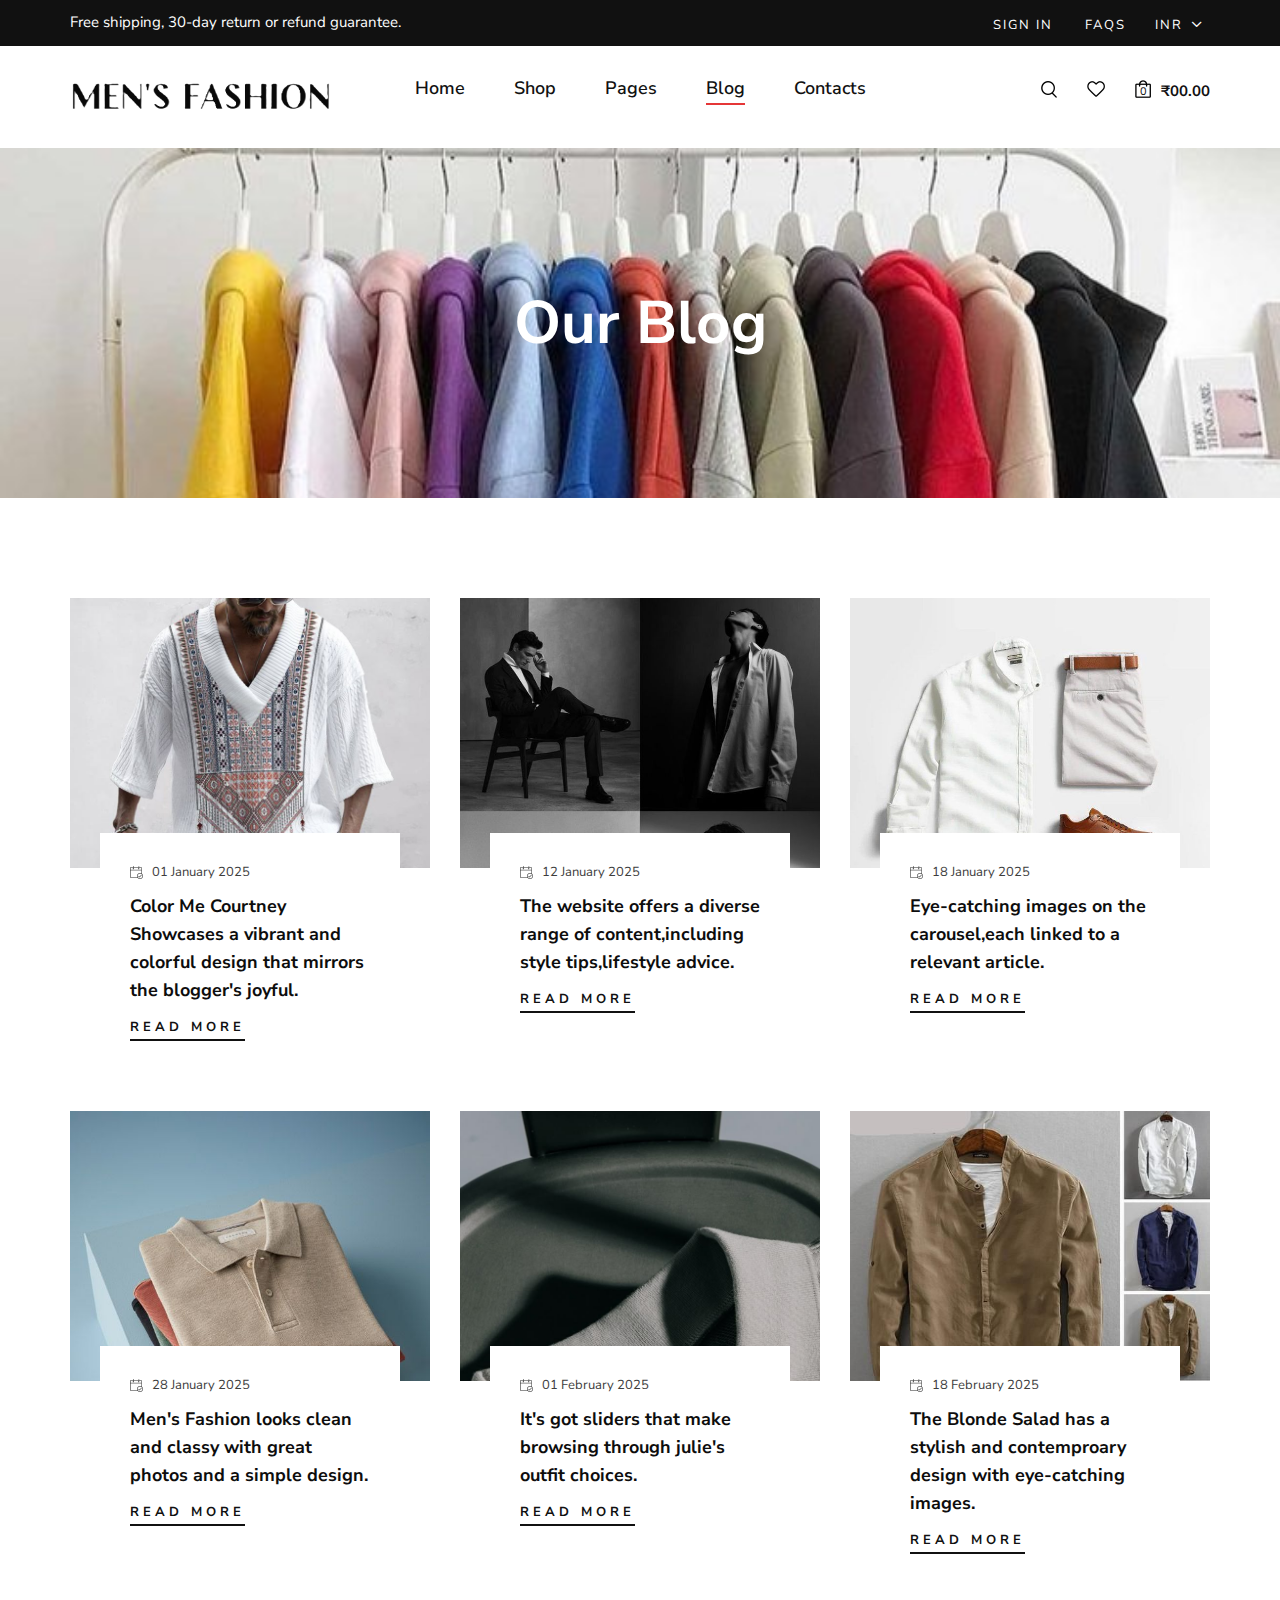
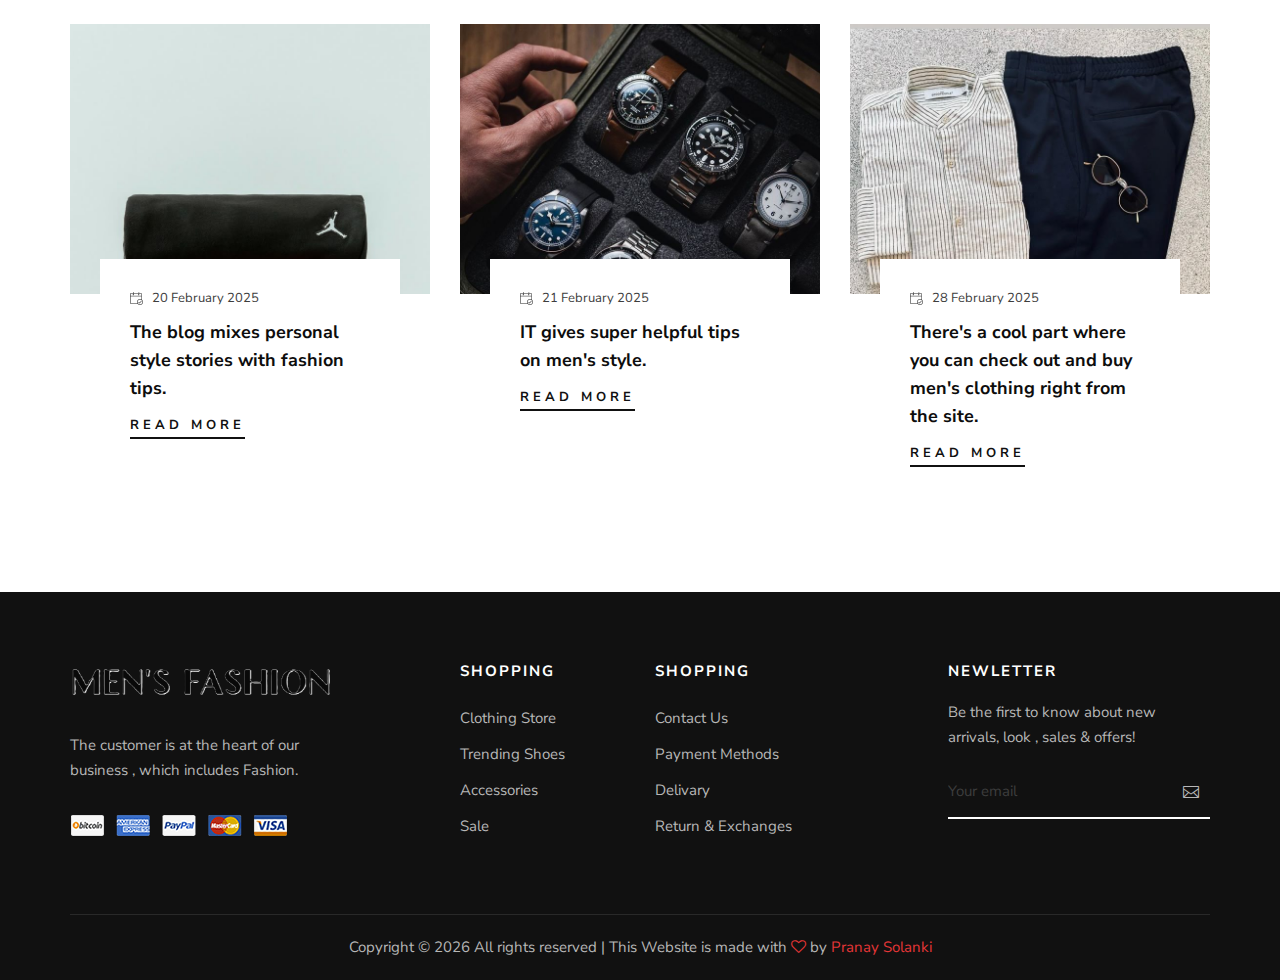
<file: blog.html>
<!DOCTYPE html>
<html lang="zxx">

<head>
    <meta charset="UTF-8">
    <meta name="description" content="Male_Fashion Template">
    <meta name="keywords" content="Male_Fashion, unica, creative, html">
    <meta name="viewport" content="width=device-width, initial-scale=1.0">
    <meta http-equiv="X-UA-Compatible" content="ie=edge">
    <title>Men's Fashion</title>
	<!--favicon-->
	 <link href="img\ico.png" rel="icon">
  <link href="img\ico.png" rel="icon">

    <!-- Google Font -->
    <link href="https://fonts.googleapis.com/css2?family=Nunito+Sans:wght@300;400;600;700;800;900&display=swap"
        rel="stylesheet">

    <!-- Css Styles -->
    <link rel="stylesheet" href="css/bootstrap.min.css" type="text/css">
    <link rel="stylesheet" href="css/font-awesome.min.css" type="text/css">
    <link rel="stylesheet" href="css/elegant-icons.css" type="text/css">
    <link rel="stylesheet" href="css/magnific-popup.css" type="text/css">
    <link rel="stylesheet" href="css/nice-select.css" type="text/css">
    <link rel="stylesheet" href="css/owl.carousel.min.css" type="text/css">
    <link rel="stylesheet" href="css/slicknav.min.css" type="text/css">
    <link rel="stylesheet" href="css/style.css" type="text/css">
</head>

<body>
    <!-- Page Preloder -->
    <div id="preloder">
        <div class="loader"></div>
    </div>

    <!-- Offcanvas Menu Begin -->
    <div class="offcanvas-menu-overlay"></div>
    <div class="offcanvas-menu-wrapper">
        <div class="offcanvas__option">
            <div class="offcanvas__links">
                <a href="#">Sign in</a>
                <a href="#">FAQs</a>
            </div>
            <div class="offcanvas__top__hover">
                <span>INR <i class="arrow_carrot-down"></i></span>
                <ul>
                    <li>INR</li>
                    <li>EUR</li>
                    <li>USD</li>
                </ul>
            </div>
        </div>
        <div class="offcanvas__nav__option">
            <a href="#" class="search-switch"><img src="img/icon/search.png" alt=""></a>
            <a href="#"><img src="img/icon/heart.png" alt=""></a>
            <a href="#"><img src="img/icon/cart.png" alt=""> <span>0</span></a>
            <div class="price">₹00.00</div>
        </div>
        <div id="mobile-menu-wrap"></div>
        <div class="offcanvas__text">
            <p>Free shipping, 30-day return or refund guarantee.</p>
        </div>
    </div>
    <!-- Offcanvas Menu End -->

    <!-- Header Section Begin -->
    <header class="header">
        <div class="header__top">
            <div class="container">
                <div class="row">
                    <div class="col-lg-6 col-md-7">
                        <div class="header__top__left">
                            <p>Free shipping, 30-day return or refund guarantee.</p>
                        </div>
                    </div>
                    <div class="col-lg-6 col-md-5">
                        <div class="header__top__right">
                            <div class="header__top__links">
                                <a href="#">Sign in</a>
                                <a href="#">FAQs</a>
                            </div>
                            <div class="header__top__hover">
                                <span>INR <i class="arrow_carrot-down"></i></span>
                                <ul>
                                    <li>INR</li>
                                    <li>EUR</li>
                                    <li>USD</li>
                                </ul>
                            </div>
                        </div>
                    </div>
                </div>
            </div>
        </div>
        <div class="container">
            <div class="row">
                <div class="col-lg-3 col-md-3">
                    <div class="header__logo">
                        <a href="./index.html"><img src="img/logo1.png" alt=""></a>
                    </div>
                </div>
                <div class="col-lg-6 col-md-6">
                    <nav class="header__menu mobile-menu">
                        <ul>
                            <li><a href="./index.html">Home</a></li>
                            <li><a href="./shop.html">Shop</a></li>
                            <li><a href="#">Pages</a>
                                <ul class="dropdown">
                                    <li><a href="./about.html">About Us</a></li>
                                    
                                    <li><a href="./shopping-cart.html">Shopping Cart</a></li>
                                    <li><a href="./checkout.html">Check Out</a></li>
                                    <li><a href="./blog.html">Blog Details</a></li>
                                </ul>
                            </li>
                            <li class="active"><a href="./blog.html">Blog</a></li>
                            <li><a href="./contact.html">Contacts</a></li>
                        </ul>
                    </nav>
                </div>
                <div class="col-lg-3 col-md-3">
                    <div class="header__nav__option">
                        <a href="#" class="search-switch"><img src="img/icon/search.png" alt=""></a>
                        <a href="#"><img src="img/icon/heart.png" alt=""></a>
                        <a href="#"><img src="img/icon/cart.png" alt=""> <span>0</span></a>
                        <div class="price">₹00.00</div>
                    </div>
                </div>
            </div>
            <div class="canvas__open"><i class="fa fa-bars"></i></div>
        </div>
    </header>
    <!-- Header Section End -->

    <!-- Breadcrumb Section Begin -->
    <section class="breadcrumb-blog set-bg" data-setbg="img/bc3.jpg">
        <div class="container">
            <div class="row">
                <div class="col-lg-12">
                    <h2>Our Blog</h2>
                </div>
            </div>
        </div>
    </section>
    <!-- Breadcrumb Section End -->

    <!-- Blog Section Begin -->
    <section class="blog spad">
        <div class="container">
            <div class="row">
                <div class="col-lg-4 col-md-6 col-sm-6">
                    <div class="blog__item">
                        <div class="blog__item__pic set-bg" data-setbg="img/blog/b1.jpg"></div>
                        <div class="blog__item__text">
                            <span><img src="img/icon/calendar.png" alt=""> 01 January 2025</span>
                            <h5>Color Me Courtney Showcases a vibrant and colorful design that mirrors the blogger's joyful.</h5>
                            <a href="https://www.apetogentleman.com/lifetime-work-wardrobe/">Read More</a>
                        </div>
                    </div>
                </div>
                <div class="col-lg-4 col-md-6 col-sm-6">
                    <div class="blog__item">
                        <div class="blog__item__pic set-bg" data-setbg="img/blog/b2.jpg"></div>
                        <div class="blog__item__text">
                            <span><img src="img/icon/calendar.png" alt=""> 12 January 2025</span>
                            <h5>The website offers a diverse range of content,including style tips,lifestyle advice.</h5>
                            <a href="https://www.apetogentleman.com/lifetime-work-wardrobe/">Read More</a>
                        </div>
                    </div>
                </div>
                <div class="col-lg-4 col-md-6 col-sm-6">
                    <div class="blog__item">
                        <div class="blog__item__pic set-bg" data-setbg="img/blog/b3.jpg"></div>
                        <div class="blog__item__text">
                            <span><img src="img/icon/calendar.png" alt=""> 18 January 2025</span>
                            <h5>Eye-catching images on the carousel,each linked to a relevant article.</h5>
                            <a href="https://www.apetogentleman.com/lifetime-work-wardrobe/">Read More</a>
                        </div>
                    </div>
                </div>
                <div class="col-lg-4 col-md-6 col-sm-6">
                    <div class="blog__item">
                        <div class="blog__item__pic set-bg" data-setbg="img/blog/b4.jpg"></div>
                        <div class="blog__item__text">
                            <span><img src="img/icon/calendar.png" alt=""> 28 January 2025</span>
                            <h5>Men's Fashion looks clean and classy with great photos and a simple design.</h5>
                            <a href="https://www.apetogentleman.com/lifetime-work-wardrobe/">Read More</a>
                        </div>
                    </div>
                </div>
                <div class="col-lg-4 col-md-6 col-sm-6">
                    <div class="blog__item">
                        <div class="blog__item__pic set-bg" data-setbg="img/blog/b5.jpg"></div>
                        <div class="blog__item__text">
                            <span><img src="img/icon/calendar.png" alt=""> 01 February 2025</span>
                            <h5>It's got sliders that make browsing through julie's outfit choices.</h5>
                            <a href="https://www.apetogentleman.com/lifetime-work-wardrobe/">Read More</a>
                        </div>
                    </div>
                </div>
                <div class="col-lg-4 col-md-6 col-sm-6">
                    <div class="blog__item">
                        <div class="blog__item__pic set-bg" data-setbg="img/blog/b6.jpg"></div>
                        <div class="blog__item__text">
                            <span><img src="img/icon/calendar.png" alt=""> 18 February 2025</span>
                            <h5>The Blonde Salad has a stylish and contemproary design with eye-catching images.</h5>
                            <a href="https://www.apetogentleman.com/lifetime-work-wardrobe/">Read More</a>
                        </div>
                    </div>
                </div>
                <div class="col-lg-4 col-md-6 col-sm-6">
                    <div class="blog__item">
                        <div class="blog__item__pic set-bg" data-setbg="img/blog/b7.jpg"></div>
                        <div class="blog__item__text">
                            <span><img src="img/icon/calendar.png" alt=""> 20 February 2025</span>
                            <h5>The blog mixes personal style stories with fashion tips.</h5>
                            <a href="https://www.apetogentleman.com/lifetime-work-wardrobe/">Read More</a>
                        </div>
                    </div>
                </div>
                <div class="col-lg-4 col-md-6 col-sm-6">
                    <div class="blog__item">
                        <div class="blog__item__pic set-bg" data-setbg="img/blog/b8.jpg"></div>
                        <div class="blog__item__text">
                            <span><img src="img/icon/calendar.png" alt=""> 21 February 2025</span>
                            <h5>IT gives super helpful tips on men's style.</h5>
                            <a href="https://www.apetogentleman.com/lifetime-work-wardrobe/">Read More</a>
                        </div>
                    </div>
                </div>
                <div class="col-lg-4 col-md-6 col-sm-6">
                    <div class="blog__item">
                        <div class="blog__item__pic set-bg" data-setbg="img/blog/b9.jpg"></div>
                        <div class="blog__item__text">
                            <span><img src="img/icon/calendar.png" alt=""> 28 February 2025</span>
                            <h5>There's a cool part where you can check out and buy men's clothing right from the site.</h5>
                            <a href="https://www.apetogentleman.com/lifetime-work-wardrobe/">Read More</a>
                        </div>
                    </div>
                </div>
            </div>
        </div>
    </section>
    <!-- Blog Section End -->

    <!-- Footer Section Begin -->
    <footer class="footer">
        <div class="container">
            <div class="row">
                <div class="col-lg-3 col-md-6 col-sm-6">
                    <div class="footer__about">
                        <div class="footer__logo">
                            <a href="#"><img src="img/logo1.png" alt=""></a>
                        </div>
                        <p>The customer is at the heart of our  business , which includes Fashion.</p>
                        <a href="#"><img src="img/payment.png" alt=""></a>
                    </div>
                </div>
                <div class="col-lg-2 offset-lg-1 col-md-3 col-sm-6">
                    <div class="footer__widget">
                        <h6>Shopping</h6>
                        <ul>
                            <li><a href="#">Clothing Store</a></li>
                            <li><a href="#">Trending Shoes</a></li>
                            <li><a href="#">Accessories</a></li>
                            <li><a href="#">Sale</a></li>
                        </ul>
                    </div>
                </div>
                <div class="col-lg-2 col-md-3 col-sm-6">
                    <div class="footer__widget">
                        <h6>Shopping</h6>
                        <ul>
                            <li><a href="#">Contact Us</a></li>
                            <li><a href="#">Payment Methods</a></li>
                            <li><a href="#">Delivary</a></li>
                            <li><a href="#">Return & Exchanges</a></li>
                        </ul>
                    </div>
                </div>
                <div class="col-lg-3 offset-lg-1 col-md-6 col-sm-6">
                    <div class="footer__widget">
                        <h6>NewLetter</h6>
                        <div class="footer__newslatter">
                            <p>Be the first to know about new arrivals, look , sales & offers!</p>
                            <form action="#">
                                <input type="text" placeholder="Your email">
                                <button type="submit"><span class="icon_mail_alt"></span></button>
                            </form>
                        </div>
                    </div>
                </div>
            </div>
            <div class="row">
                <div class="col-lg-12 text-center">
                    <div class="footer__copyright__text">
                        <!-- Link back to Colorlib can't be removed. Template is licensed under CC BY 3.0. -->
                        <p>Copyright ©
                            <script>
                                document.write(new Date().getFullYear());
                            </script>
                            All rights reserved | This Website is made with <i class="fa fa-heart-o"
                                aria-hidden="true"></i> by <a href="https://solankipranay.github.io/Portfolio/" target="_blank">Pranay Solanki</a>
                        </p>
                        <!-- Link back to Colorlib can't be removed. Template is licensed under CC BY 3.0. -->
                    </div>
                </div>
            </div>
        </div>
    </footer>
    <!-- Footer Section End -->

    <!-- Search Begin -->
    <div class="search-model">
        <div class="h-100 d-flex align-items-center justify-content-center">
            <div class="search-close-switch">+</div>
            <form class="search-model-form">
                <input type="text" id="search-input" placeholder="Search here.....">
            </form>
        </div>
    </div>
    <!-- Search End -->

    <!-- Js Plugins -->
    <script src="js/jquery-3.3.1.min.js"></script>
    <script src="js/bootstrap.min.js"></script>
    <script src="js/jquery.nice-select.min.js"></script>
    <script src="js/jquery.nicescroll.min.js"></script>
    <script src="js/jquery.magnific-popup.min.js"></script>
    <script src="js/jquery.countdown.min.js"></script>
    <script src="js/jquery.slicknav.js"></script>
    <script src="js/mixitup.min.js"></script>
    <script src="js/owl.carousel.min.js"></script>
    <script src="js/main.js"></script>
</body>

</html>
</file>
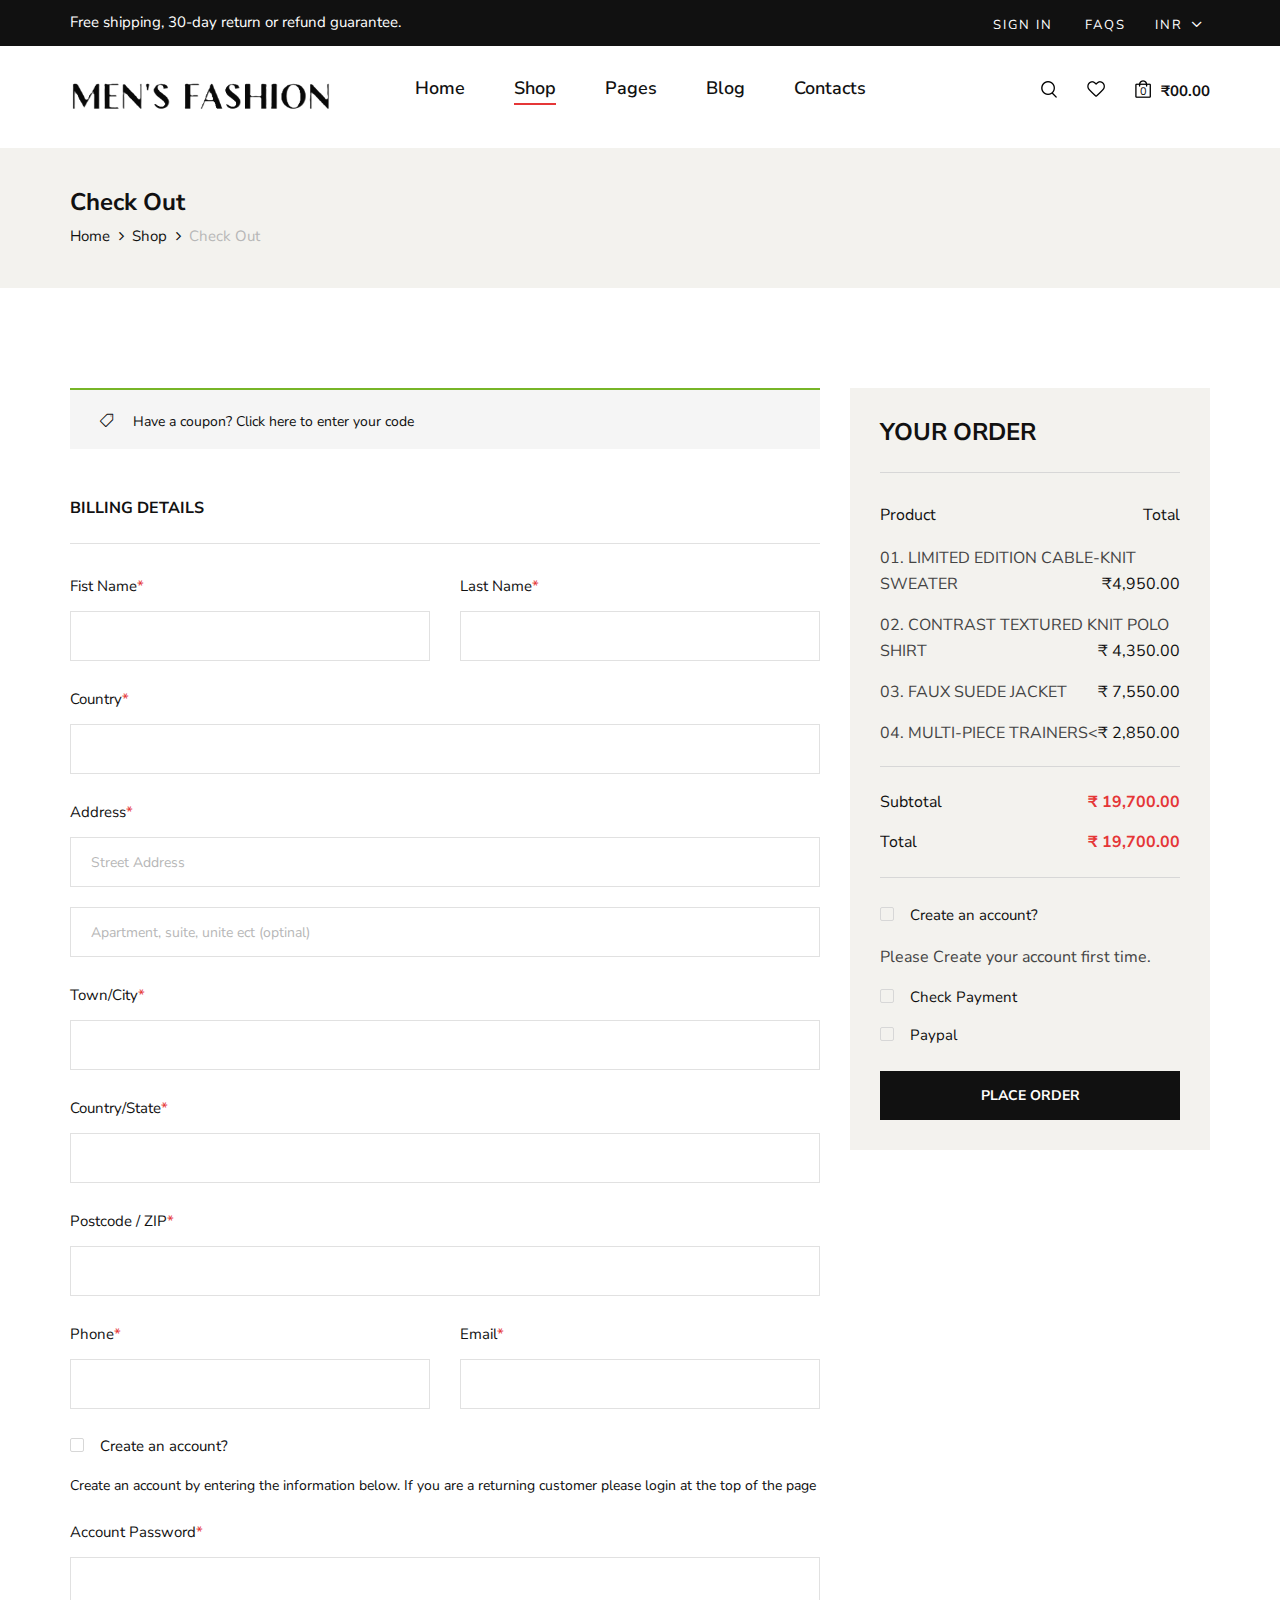
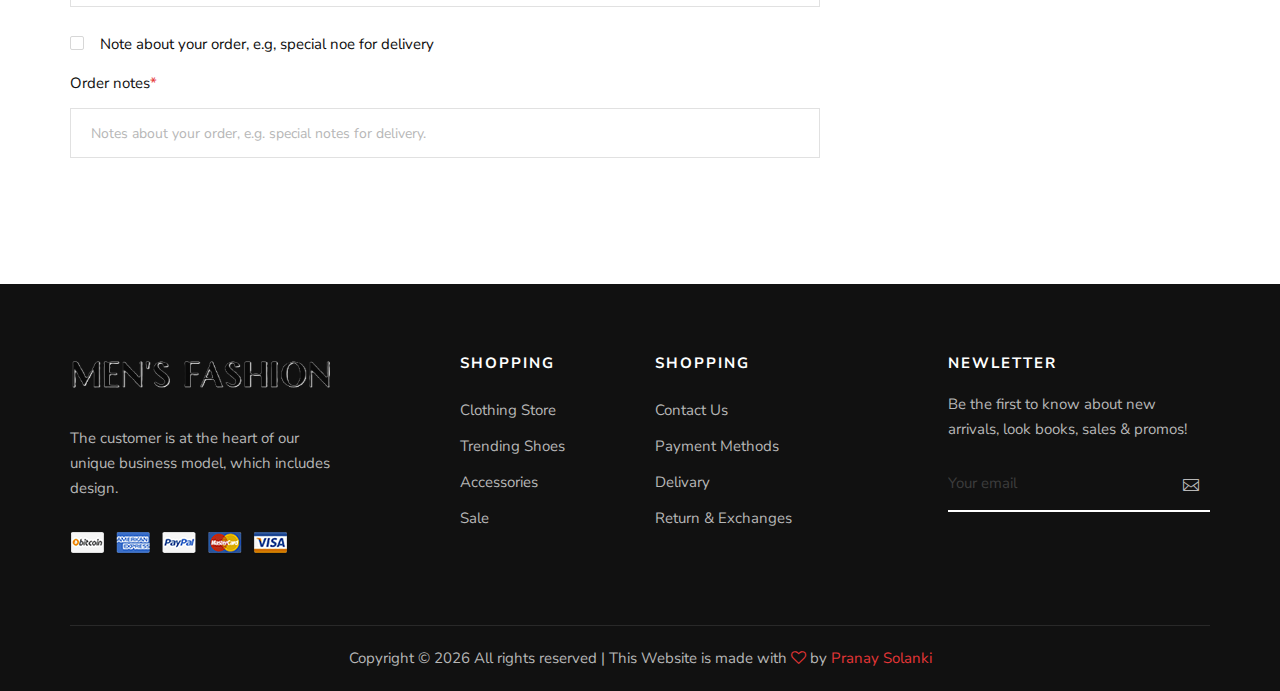
<file: checkout.html>
<!DOCTYPE html>
<html lang="zxx">

<head>
    <meta charset="UTF-8">
    <meta name="description" content="Male_Fashion Template">
    <meta name="keywords" content="Male_Fashion, unica, creative, html">
    <meta name="viewport" content="width=device-width, initial-scale=1.0">
    <meta http-equiv="X-UA-Compatible" content="ie=edge">
    <title>Men's Fashion</title>
	<!--favicon-->
	 <link href="img\ico.png" rel="icon">
  <link href="img\ico.png" rel="icon">

    <!-- Google Font -->
    <link href="https://fonts.googleapis.com/css2?family=Nunito+Sans:wght@300;400;600;700;800;900&display=swap"
    rel="stylesheet">

    <!-- Css Styles -->
    <link rel="stylesheet" href="css/bootstrap.min.css" type="text/css">
    <link rel="stylesheet" href="css/font-awesome.min.css" type="text/css">
    <link rel="stylesheet" href="css/elegant-icons.css" type="text/css">
    <link rel="stylesheet" href="css/magnific-popup.css" type="text/css">
    <link rel="stylesheet" href="css/nice-select.css" type="text/css">
    <link rel="stylesheet" href="css/owl.carousel.min.css" type="text/css">
    <link rel="stylesheet" href="css/slicknav.min.css" type="text/css">
    <link rel="stylesheet" href="css/style.css" type="text/css">
</head>

<body>
    <!-- Page Preloder -->
    <div id="preloder">
        <div class="loader"></div>
    </div>

    <!-- Offcanvas Menu Begin -->
    <div class="offcanvas-menu-overlay"></div>
    <div class="offcanvas-menu-wrapper">
        <div class="offcanvas__option">
            <div class="offcanvas__links">
                <a href="#">Sign in</a>
                <a href="#">FAQs</a>
            </div>
            <div class="offcanvas__top__hover">
                <span>INR <i class="arrow_carrot-down"></i></span>
                <ul>
                    <li>INR</li>
                    <li>EUR</li>
                    <li>USD</li>
                </ul>
            </div>
        </div>
        <div class="offcanvas__nav__option">
            <a href="#" class="search-switch"><img src="img/icon/search.png" alt=""></a>
            <a href="#"><img src="img/icon/heart.png" alt=""></a>
            <a href="#"><img src="img/icon/cart.png" alt=""> <span>0</span></a>
            <div class="price">₹0.00</div>
        </div>
        <div id="mobile-menu-wrap"></div>
        <div class="offcanvas__text">
            <p>Free shipping, 30-day return or refund guarantee.</p>
        </div>
    </div>
    <!-- Offcanvas Menu End -->

    <!-- Header Section Begin -->
    <header class="header">
        <div class="header__top">
            <div class="container">
                <div class="row">
                    <div class="col-lg-6 col-md-7">
                        <div class="header__top__left">
                            <p>Free shipping, 30-day return or refund guarantee.</p>
                        </div>
                    </div>
                    <div class="col-lg-6 col-md-5">
                        <div class="header__top__right">
                            <div class="header__top__links">
                                <a href="#">Sign in</a>
                                <a href="#">FAQs</a>
                            </div>
                            <div class="header__top__hover">
                                <span>INR <i class="arrow_carrot-down"></i></span>
                                <ul>
                                    <li>INR</li>
                                    <li>EUR</li>
                                    <li>USD</li>
                                </ul>
                            </div>
                        </div>
                    </div>
                </div>
            </div>
        </div>
        <div class="container">
            <div class="row">
                <div class="col-lg-3 col-md-3">
                    <div class="header__logo">
                        <a href="./index.html"><img src="img/logo1.png" alt=""></a>
                    </div>
                </div>
                <div class="col-lg-6 col-md-6">
                    <nav class="header__menu mobile-menu">
                        <ul>
                            <li><a href="./index.html">Home</a></li>
                            <li class="active"><a href="./shop.html">Shop</a></li>
                            <li><a href="#">Pages</a>
                                <ul class="dropdown">
                                    <li><a href="./about.html">About Us</a></li>
                                    
                                    <li><a href="./shopping-cart.html">Shopping Cart</a></li>
                                    <li><a href="./checkout.html">Check Out</a></li>
                                    <li><a href="./blog.html">Blog Details</a></li>
                                </ul>
                            </li>
                            <li><a href="./blog.html">Blog</a></li>
                            <li><a href="./contact.html">Contacts</a></li>
                        </ul>
                    </nav>
                </div>
                <div class="col-lg-3 col-md-3">
                    <div class="header__nav__option">
                        <a href="#" class="search-switch"><img src="img/icon/search.png" alt=""></a>
                        <a href="#"><img src="img/icon/heart.png" alt=""></a>
                        <a href="#"><img src="img/icon/cart.png" alt=""> <span>0</span></a>
                        <div class="price">₹00.00</div>
                    </div>
                </div>
            </div>
            <div class="canvas__open"><i class="fa fa-bars"></i></div>
        </div>
    </header>
    <!-- Header Section End -->

    <!-- Breadcrumb Section Begin -->
    <section class="breadcrumb-option">
        <div class="container">
            <div class="row">
                <div class="col-lg-12">
                    <div class="breadcrumb__text">
                        <h4>Check Out</h4>
                        <div class="breadcrumb__links">
                            <a href="./index.html">Home</a>
                            <a href="./shop.html">Shop</a>
                            <span>Check Out</span>
                        </div>
                    </div>
                </div>
            </div>
        </div>
    </section>
    <!-- Breadcrumb Section End -->

    <!-- Checkout Section Begin -->
    <section class="checkout spad">
        <div class="container">
            <div class="checkout__form">
                <form action="#">
                    <div class="row">
                        <div class="col-lg-8 col-md-6">
                            <h6 class="coupon__code"><span class="icon_tag_alt"></span> Have a coupon? <a href="#">Click
                            here</a> to enter your code</h6>
                            <h6 class="checkout__title">Billing Details</h6>
                            <div class="row">
                                <div class="col-lg-6">
                                    <div class="checkout__input">
                                        <p>Fist Name<span>*</span></p>
                                        <input type="text">
                                    </div>
                                </div>
                                <div class="col-lg-6">
                                    <div class="checkout__input">
                                        <p>Last Name<span>*</span></p>
                                        <input type="text">
                                    </div>
                                </div>
                            </div>
                            <div class="checkout__input">
                                <p>Country<span>*</span></p>
                                <input type="text">
                            </div>
                            <div class="checkout__input">
                                <p>Address<span>*</span></p>
                                <input type="text" placeholder="Street Address" class="checkout__input__add">
                                <input type="text" placeholder="Apartment, suite, unite ect (optinal)">
                            </div>
                            <div class="checkout__input">
                                <p>Town/City<span>*</span></p>
                                <input type="text">
                            </div>
                            <div class="checkout__input">
                                <p>Country/State<span>*</span></p>
                                <input type="text">
                            </div>
                            <div class="checkout__input">
                                <p>Postcode / ZIP<span>*</span></p>
                                <input type="text">
                            </div>
                            <div class="row">
                                <div class="col-lg-6">
                                    <div class="checkout__input">
                                        <p>Phone<span>*</span></p>
                                        <input type="text">
                                    </div>
                                </div>
                                <div class="col-lg-6">
                                    <div class="checkout__input">
                                        <p>Email<span>*</span></p>
                                        <input type="text">
                                    </div>
                                </div>
                            </div>
                            <div class="checkout__input__checkbox">
                                <label for="acc">
                                    Create an account?
                                    <input type="checkbox" id="acc">
                                    <span class="checkmark"></span>
                                </label>
                                <p>Create an account by entering the information below. If you are a returning customer
                                please login at the top of the page</p>
                            </div>
                            <div class="checkout__input">
                                <p>Account Password<span>*</span></p>
                                <input type="text">
                            </div>
                            <div class="checkout__input__checkbox">
                                <label for="diff-acc">
                                    Note about your order, e.g, special noe for delivery
                                    <input type="checkbox" id="diff-acc">
                                    <span class="checkmark"></span>
                                </label>
                            </div>
                            <div class="checkout__input">
                                <p>Order notes<span>*</span></p>
                                <input type="text"
                                placeholder="Notes about your order, e.g. special notes for delivery.">
                            </div>
                        </div>
                        <div class="col-lg-4 col-md-6">
                            <div class="checkout__order">
                                <h4 class="order__title">Your order</h4>
                                <div class="checkout__order__products">Product <span>Total</span></div>
                                <ul class="checkout__total__products">
                                    <li>01. LIMITED EDITION CABLE-KNIT SWEATER <span>₹4,950.00</span></li>
                                    <li>02. CONTRAST TEXTURED KNIT POLO SHIRT <span>₹ 4,350.00</span></li>
                                    <li>03. FAUX SUEDE JACKET <span>₹ 7,550.00</span></li>
                                    <li>04. MULTI-PIECE TRAINERS< <span>₹ 2,850.00</span></li>
                                </ul>
                                <ul class="checkout__total__all">
                                    <li>Subtotal <span>₹ 19,700.00</span></li>
                                    <li>Total <span>₹ 19,700.00</span></li>
                                </ul>
                                <div class="checkout__input__checkbox">
                                    <label for="acc-or">
                                        Create an account?
                                        <input type="checkbox" id="acc-or">
                                        <span class="checkmark"></span>
                                    </label>
                                </div>
                                <p>Please Create your account first time.</p>
                                <div class="checkout__input__checkbox">
                                    <label for="payment">
                                        Check Payment
                                        <input type="checkbox" id="payment">
                                        <span class="checkmark"></span>
                                    </label>
                                </div>
                                <div class="checkout__input__checkbox">
                                    <label for="paypal">
                                        Paypal
                                        <input type="checkbox" id="paypal">
                                        <span class="checkmark"></span>
                                    </label>
                                </div>
                                <button type="submit" class="site-btn">PLACE ORDER</button>
                            </div>
                        </div>
                    </div>
                </form>
            </div>
        </div>
    </section>
    <!-- Checkout Section End -->

    <!-- Footer Section Begin -->
    <footer class="footer">
        <div class="container">
            <div class="row">
                <div class="col-lg-3 col-md-6 col-sm-6">
                    <div class="footer__about">
                        <div class="footer__logo">
                            <a href="#"><img src="img/logo1.png" alt=""></a>
                        </div>
                        <p>The customer is at the heart of our unique business model, which includes design.</p>
                        <a href="#"><img src="img/payment.png" alt=""></a>
                    </div>
                </div>
                <div class="col-lg-2 offset-lg-1 col-md-3 col-sm-6">
                    <div class="footer__widget">
                        <h6>Shopping</h6>
                        <ul>
                            <li><a href="#">Clothing Store</a></li>
                            <li><a href="#">Trending Shoes</a></li>
                            <li><a href="#">Accessories</a></li>
                            <li><a href="#">Sale</a></li>
                        </ul>
                    </div>
                </div>
                <div class="col-lg-2 col-md-3 col-sm-6">
                    <div class="footer__widget">
                        <h6>Shopping</h6>
                        <ul>
                            <li><a href="#">Contact Us</a></li>
                            <li><a href="#">Payment Methods</a></li>
                            <li><a href="#">Delivary</a></li>
                            <li><a href="#">Return & Exchanges</a></li>
                        </ul>
                    </div>
                </div>
                <div class="col-lg-3 offset-lg-1 col-md-6 col-sm-6">
                    <div class="footer__widget">
                        <h6>NewLetter</h6>
                        <div class="footer__newslatter">
                            <p>Be the first to know about new arrivals, look books, sales & promos!</p>
                            <form action="#">
                                <input type="text" placeholder="Your email">
                                <button type="submit"><span class="icon_mail_alt"></span></button>
                            </form>
                        </div>
                    </div>
                </div>
            </div>
            <div class="row">
                <div class="col-lg-12 text-center">
                    <div class="footer__copyright__text">
                        <!-- Link back to Colorlib can't be removed. Template is licensed under CC BY 3.0. -->
                        <p>Copyright ©
                            <script>
                                document.write(new Date().getFullYear());
                            </script>
                            All rights reserved | This Website is made with <i class="fa fa-heart-o"
                            aria-hidden="true"></i> by <a href="https://solankipranay.github.io/Portfolio/" target="_blank">Pranay Solanki</a>
                        </p>
                        <!-- Link back to Colorlib can't be removed. Template is licensed under CC BY 3.0. -->
                    </div>
                </div>
            </div>
        </div>
    </footer>
    <!-- Footer Section End -->

    <!-- Search Begin -->
    <div class="search-model">
        <div class="h-100 d-flex align-items-center justify-content-center">
            <div class="search-close-switch">+</div>
            <form class="search-model-form">
                <input type="text" id="search-input" placeholder="Search here.....">
            </form>
        </div>
    </div>
    <!-- Search End -->

    <!-- Js Plugins -->
    <script src="js/jquery-3.3.1.min.js"></script>
    <script src="js/bootstrap.min.js"></script>
    <script src="js/jquery.nice-select.min.js"></script>
    <script src="js/jquery.nicescroll.min.js"></script>
    <script src="js/jquery.magnific-popup.min.js"></script>
    <script src="js/jquery.countdown.min.js"></script>
    <script src="js/jquery.slicknav.js"></script>
    <script src="js/mixitup.min.js"></script>
    <script src="js/owl.carousel.min.js"></script>
    <script src="js/main.js"></script>
</body>

</html>
</file>
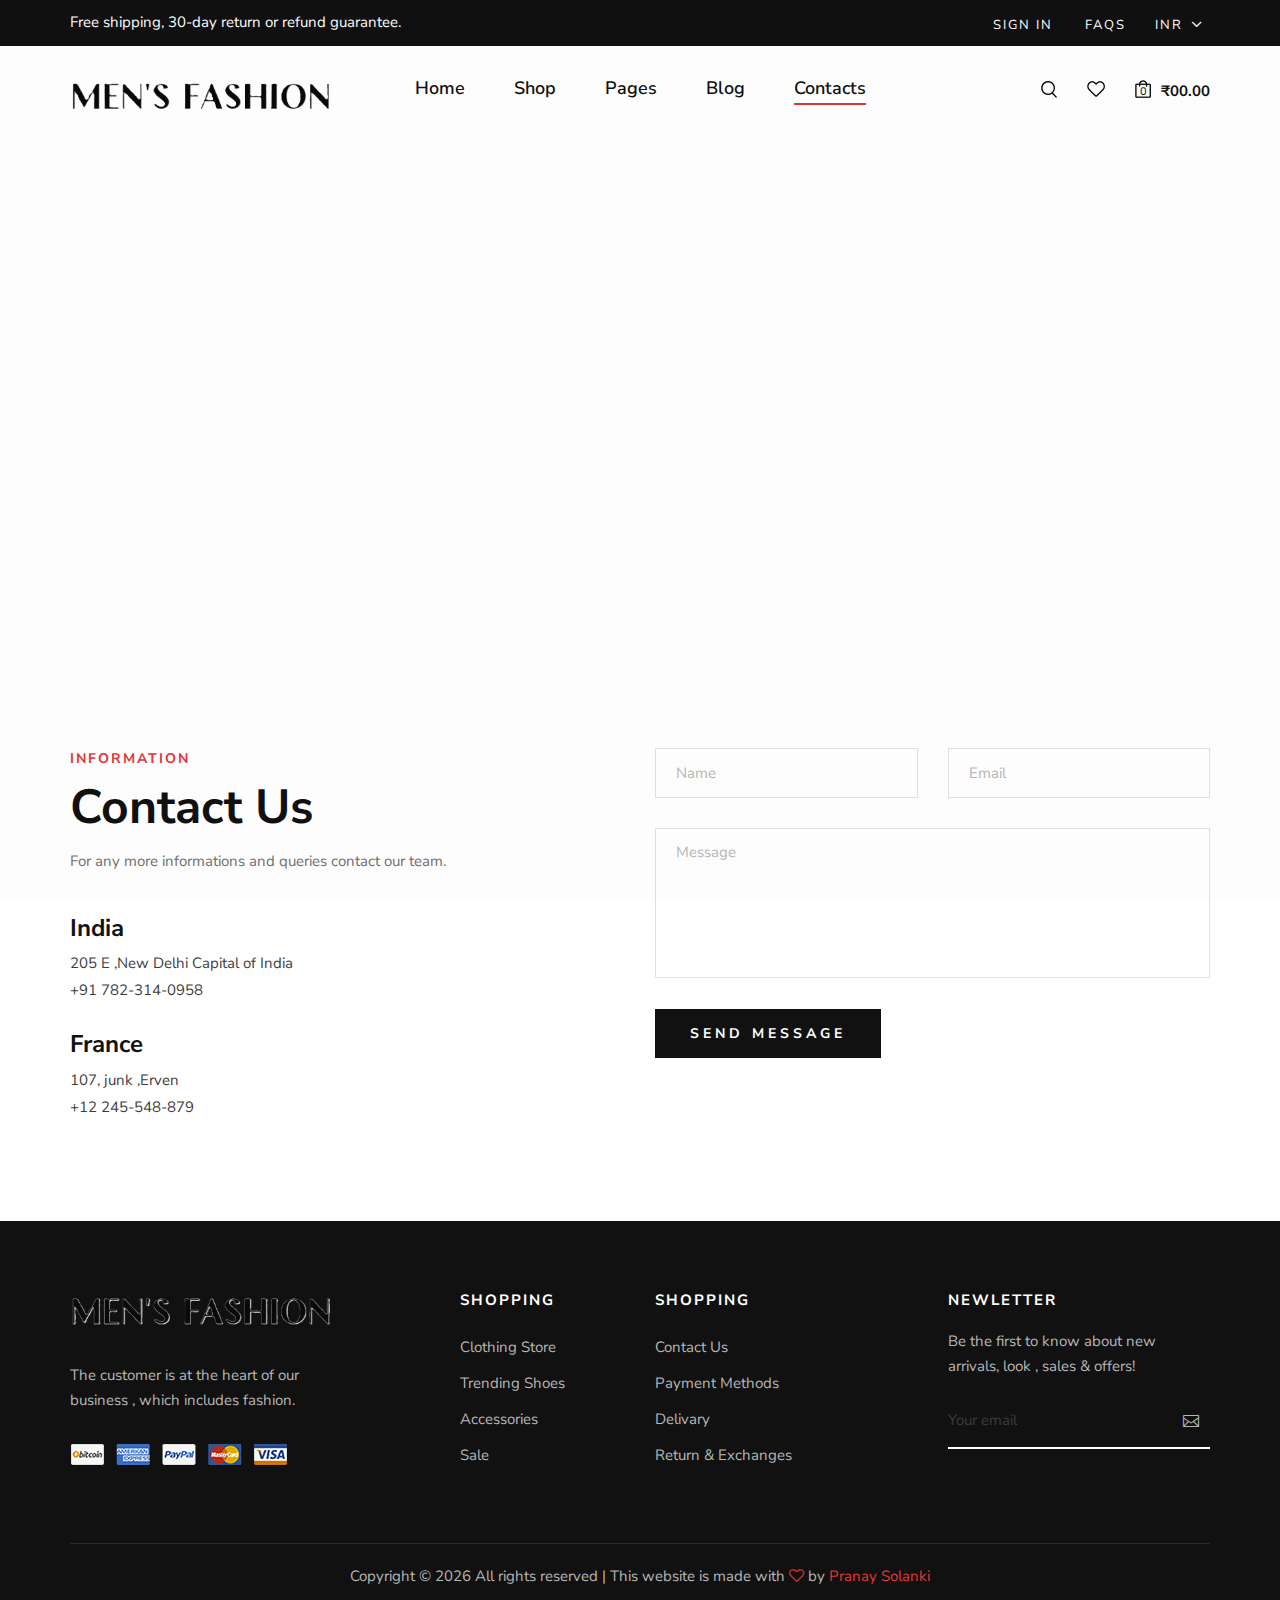
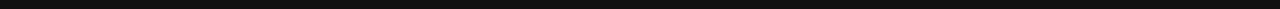
<file: contact.html>
<!DOCTYPE html>
<html lang="zxx">

<head>
    <meta charset="UTF-8">
    <meta name="description" content="Male_Fashion Template">
    <meta name="keywords" content="Male_Fashion, unica, creative, html">
    <meta name="viewport" content="width=device-width, initial-scale=1.0">
    <meta http-equiv="X-UA-Compatible" content="ie=edge">
    <title>Men's Fashion</title>
	<!--favicon-->
	 <link href="img\ico.png" rel="icon">
  <link href="img\ico.png" rel="icon">

    <!-- Google Font -->
    <link href="https://fonts.googleapis.com/css2?family=Nunito+Sans:wght@300;400;600;700;800;900&display=swap"
        rel="stylesheet">

    <!-- Css Styles -->
    <link rel="stylesheet" href="css/bootstrap.min.css" type="text/css">
    <link rel="stylesheet" href="css/font-awesome.min.css" type="text/css">
    <link rel="stylesheet" href="css/elegant-icons.css" type="text/css">
    <link rel="stylesheet" href="css/magnific-popup.css" type="text/css">
    <link rel="stylesheet" href="css/nice-select.css" type="text/css">
    <link rel="stylesheet" href="css/owl.carousel.min.css" type="text/css">
    <link rel="stylesheet" href="css/slicknav.min.css" type="text/css">
    <link rel="stylesheet" href="css/style.css" type="text/css">
</head>

<body>
    <!-- Page Preloder -->
    <div id="preloder">
        <div class="loader"></div>
    </div>

    <!-- Offcanvas Menu Begin -->
    <div class="offcanvas-menu-overlay"></div>
    <div class="offcanvas-menu-wrapper">
        <div class="offcanvas__option">
            <div class="offcanvas__links">
                <a href="#">Sign in</a>
                <a href="#">FAQs</a>
            </div>
            <div class="offcanvas__top__hover">
                <span>INR <i class="arrow_carrot-down"></i></span>
                <ul>
                    <li>INR</li>
                    <li>EUR</li>
                    <li>USD</li>
                </ul>
            </div>
        </div>
        <div class="offcanvas__nav__option">
            <a href="#" class="search-switch"><img src="img/icon/search.png" alt=""></a>
            <a href="#"><img src="img/icon/heart.png" alt=""></a>
            <a href="#"><img src="img/icon/cart.png" alt=""> <span>0</span></a>
            <div class="price">$0.00</div>
        </div>
        <div id="mobile-menu-wrap"></div>
        <div class="offcanvas__text">
            <p>Free shipping, 30-day return or refund guarantee.</p>
        </div>
    </div>
    <!-- Offcanvas Menu End -->

    <!-- Header Section Begin -->
    <header class="header">
        <div class="header__top">
            <div class="container">
                <div class="row">
                    <div class="col-lg-6 col-md-7">
                        <div class="header__top__left">
                            <p>Free shipping, 30-day return or refund guarantee.</p>
                        </div>
                    </div>
                    <div class="col-lg-6 col-md-5">
                        <div class="header__top__right">
                            <div class="header__top__links">
                                <a href="#">Sign in</a>
                                <a href="#">FAQs</a>
                            </div>
                            <div class="header__top__hover">
                                <span>INR <i class="arrow_carrot-down"></i></span>
                                <ul>
                                    <li>INR</li>
                                    <li>EUR</li>
                                    <li>USD</li>
                                </ul>
                            </div>
                        </div>
                    </div>
                </div>
            </div>
        </div>
        <div class="container">
            <div class="row">
                <div class="col-lg-3 col-md-3">
                    <div class="header__logo">
                        <a href="./index.html"><img src="img/logo1.png" alt=""></a>
                    </div>
                </div>
                <div class="col-lg-6 col-md-6">
                    <nav class="header__menu mobile-menu">
                        <ul>
                            <li><a href="./index.html">Home</a></li>
                            <li><a href="./shop.html">Shop</a></li>
                            <li><a href="#">Pages</a>
                                <ul class="dropdown">
                                    <li><a href="./about.html">About Us</a></li>
                                 
                                    <li><a href="./shopping-cart.html">Shopping Cart</a></li>
                                    <li><a href="./checkout.html">Check Out</a></li>
                                    <li><a href="./blog.html">Blog Details</a></li>
                                </ul>
                            </li>
                            <li><a href="./blog.html">Blog</a></li>
                            <li class="active"><a href="./contact.html">Contacts</a></li>
                        </ul>
                    </nav>
                </div>
                <div class="col-lg-3 col-md-3">
                    <div class="header__nav__option">
                        <a href="#" class="search-switch"><img src="img/icon/search.png" alt=""></a>
                        <a href="#"><img src="img/icon/heart.png" alt=""></a>
                        <a href="#"><img src="img/icon/cart.png" alt=""> <span>0</span></a>
                        <div class="price">₹00.00</div>
                    </div>
                </div>
            </div>
            <div class="canvas__open"><i class="fa fa-bars"></i></div>
        </div>
    </header>
    <!-- Header Section End -->

    <!-- Map Begin -->
    <div class="map">
         <iframe src="https://www.google.com/maps/embed?pb=!1m18!1m12!1m3!1d27841607.697473545!2d61.00083698256397!3d19.729113061269324!2m3!1f0!2f0!3f0!3m2!1i1024!2i768!4f13.1!3m3!1m2!1s0x30635ff06b92b791%3A0xd78c4fa1854213a6!2sIndia!5e1!3m2!1sen!2sin!4v1739720581009!5m2!1sen!2sin" width="600" height="450" style="border:0;" allowfullscreen="" loading="lazy" referrerpolicy="no-referrer-when-downgrade"></iframe>
    </div>
    <!-- Map End -->

    <!-- Contact Section Begin -->
    <section class="contact spad">
        <div class="container">
            <div class="row">
                <div class="col-lg-6 col-md-6">
                    <div class="contact__text">
                        <div class="section-title">
                            <span>Information</span>
                            <h2>Contact Us</h2>
                            <p>For any more informations and queries contact our team.</p>
                        </div>
                        <ul>
                            <li>
                                <h4>India</h4>
                                <p>205 E ,New Delhi Capital of India
								<br />+91 782-314-0958</p>
                            </li>
                            <li>
                                <h4>France</h4>
                                <p>107, junk ,Erven  <br />+12 245-548-879</p>
                            </li>
                        </ul>
                    </div>
                </div>
                <div class="col-lg-6 col-md-6">
                    <div class="contact__form">
                        <form action="#">
                            <div class="row">
                                <div class="col-lg-6">
                                    <input type="text" placeholder="Name">
                                </div>
                                <div class="col-lg-6">
                                    <input type="text" placeholder="Email">
                                </div>
                                <div class="col-lg-12">
                                    <textarea placeholder="Message"></textarea>
                                    <button type="submit" class="site-btn">Send Message</button>
                                </div>
                            </div>
                        </form>
                    </div>
                </div>
            </div>
        </div>
    </section>
    <!-- Contact Section End -->

    <!-- Footer Section Begin -->
    <footer class="footer">
        <div class="container">
            <div class="row">
                <div class="col-lg-3 col-md-6 col-sm-6">
                    <div class="footer__about">
                        <div class="footer__logo">
                            <a href="#"><img src="img/logo1.png" alt=""></a>
                        </div>
                        <p>The customer is at the heart of our  business , which includes fashion.</p>
                        <a href="#"><img src="img/payment.png" alt=""></a>
                    </div>
                </div>
                <div class="col-lg-2 offset-lg-1 col-md-3 col-sm-6">
                    <div class="footer__widget">
                        <h6>Shopping</h6>
                        <ul>
                            <li><a href="#">Clothing Store</a></li>
                            <li><a href="#">Trending Shoes</a></li>
                            <li><a href="#">Accessories</a></li>
                            <li><a href="#">Sale</a></li>
                        </ul>
                    </div>
                </div>
                <div class="col-lg-2 col-md-3 col-sm-6">
                    <div class="footer__widget">
                        <h6>Shopping</h6>
                        <ul>
                            <li><a href="#">Contact Us</a></li>
                            <li><a href="#">Payment Methods</a></li>
                            <li><a href="#">Delivary</a></li>
                            <li><a href="#">Return & Exchanges</a></li>
                        </ul>
                    </div>
                </div>
                <div class="col-lg-3 offset-lg-1 col-md-6 col-sm-6">
                    <div class="footer__widget">
                        <h6>NewLetter</h6>
                        <div class="footer__newslatter">
                            <p>Be the first to know about new arrivals, look , sales & offers!</p>
                            <form action="#">
                                <input type="text" placeholder="Your email">
                                <button type="submit"><span class="icon_mail_alt"></span></button>
                            </form>
                        </div>
                    </div>
                </div>
            </div>
            <div class="row">
                <div class="col-lg-12 text-center">
                    <div class="footer__copyright__text">
                        <!-- Link back to Colorlib can't be removed. Template is licensed under CC BY 3.0. -->
                        <p>Copyright ©
                            <script>
                                document.write(new Date().getFullYear());
                            </script>
                            All rights reserved | This 
							website is made with <i class="fa fa-heart-o"
                                aria-hidden="true"></i> by <a href="https://solankipranay.github.io/Portfolio/" target="_blank">Pranay Solanki</a>
                        </p>
                        <!-- Link back to Colorlib can't be removed. Template is licensed under CC BY 3.0. -->
                    </div>
                </div>
            </div>
        </div>
    </footer>
    <!-- Footer Section End -->

    <!-- Search Begin -->
    <div class="search-model">
        <div class="h-100 d-flex align-items-center justify-content-center">
            <div class="search-close-switch">+</div>
            <form class="search-model-form">
                <input type="text" id="search-input" placeholder="Search here.....">
            </form>
        </div>
    </div>
    <!-- Search End -->

    <!-- Js Plugins -->
    <script src="js/jquery-3.3.1.min.js"></script>
    <script src="js/bootstrap.min.js"></script>
    <script src="js/jquery.nice-select.min.js"></script>
    <script src="js/jquery.nicescroll.min.js"></script>
    <script src="js/jquery.magnific-popup.min.js"></script>
    <script src="js/jquery.countdown.min.js"></script>
    <script src="js/jquery.slicknav.js"></script>
    <script src="js/mixitup.min.js"></script>
    <script src="js/owl.carousel.min.js"></script>
    <script src="js/main.js"></script>
</body>

</html>
</file>
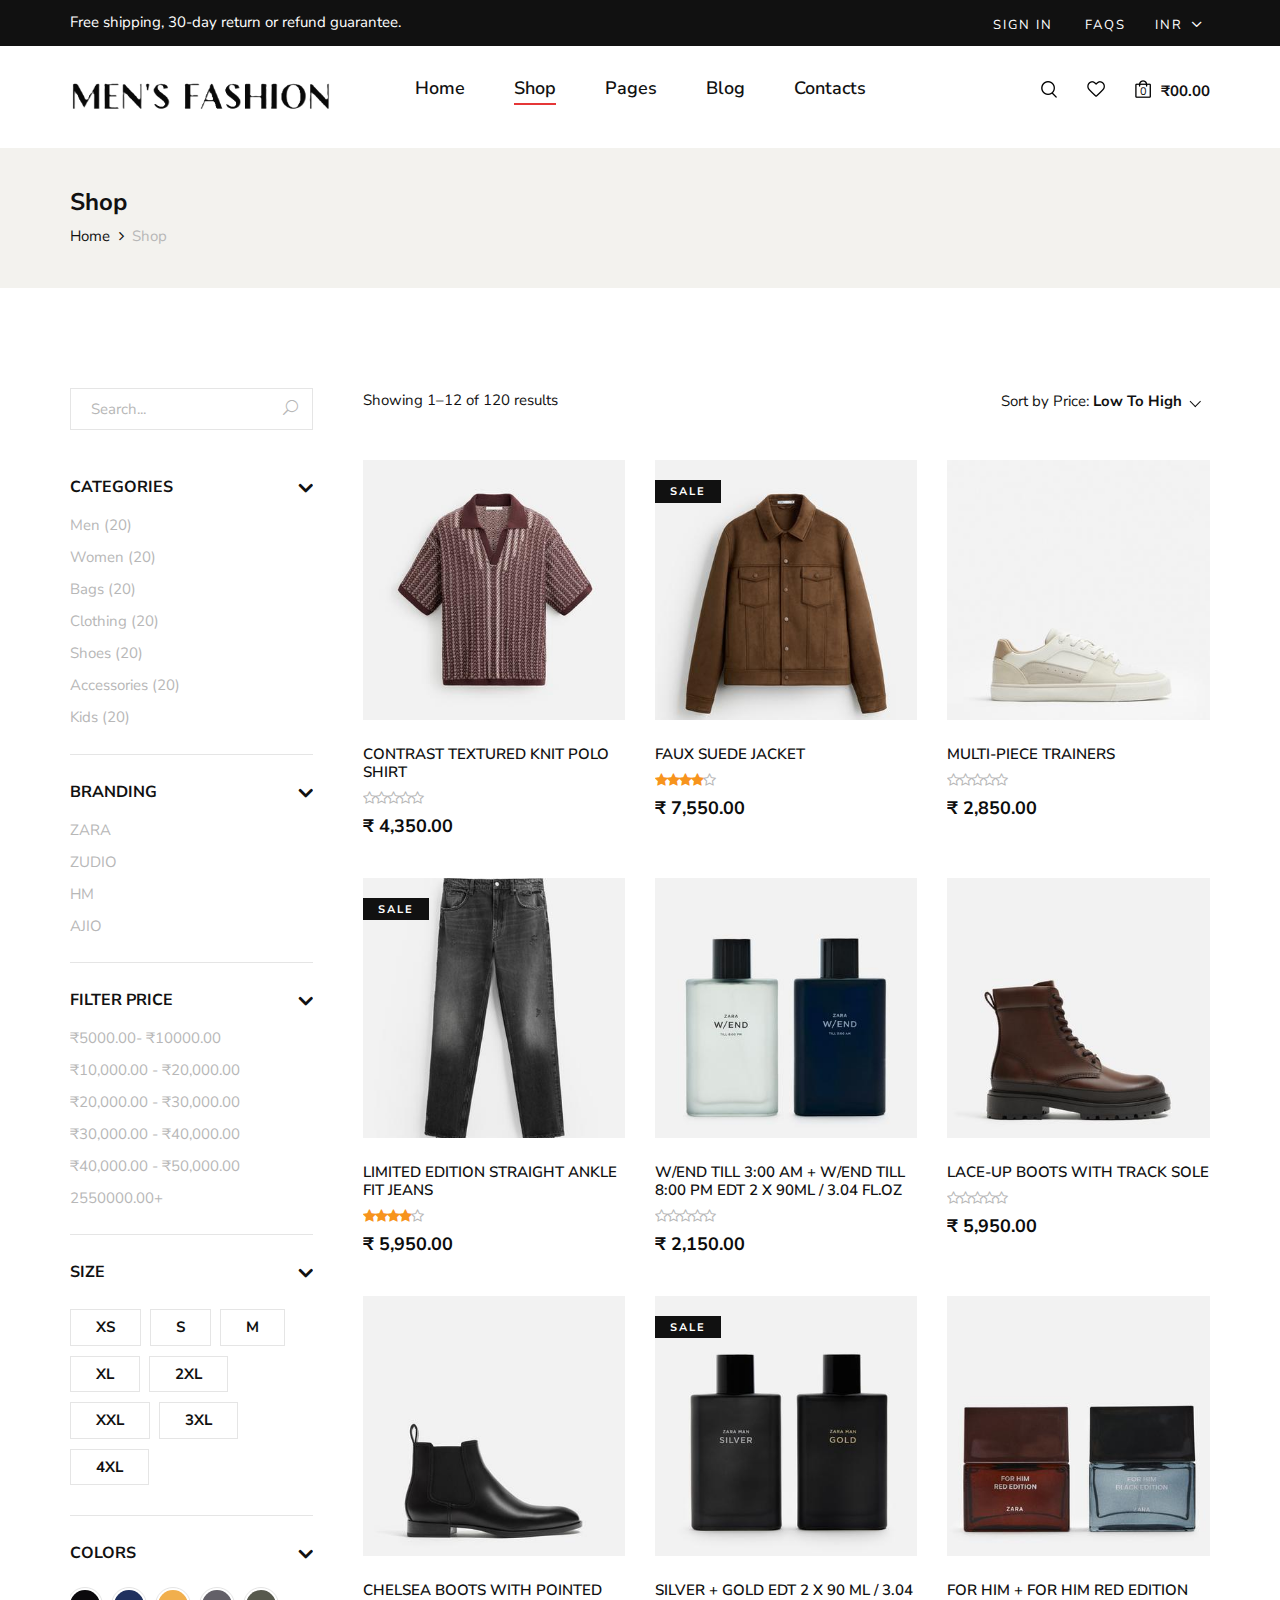
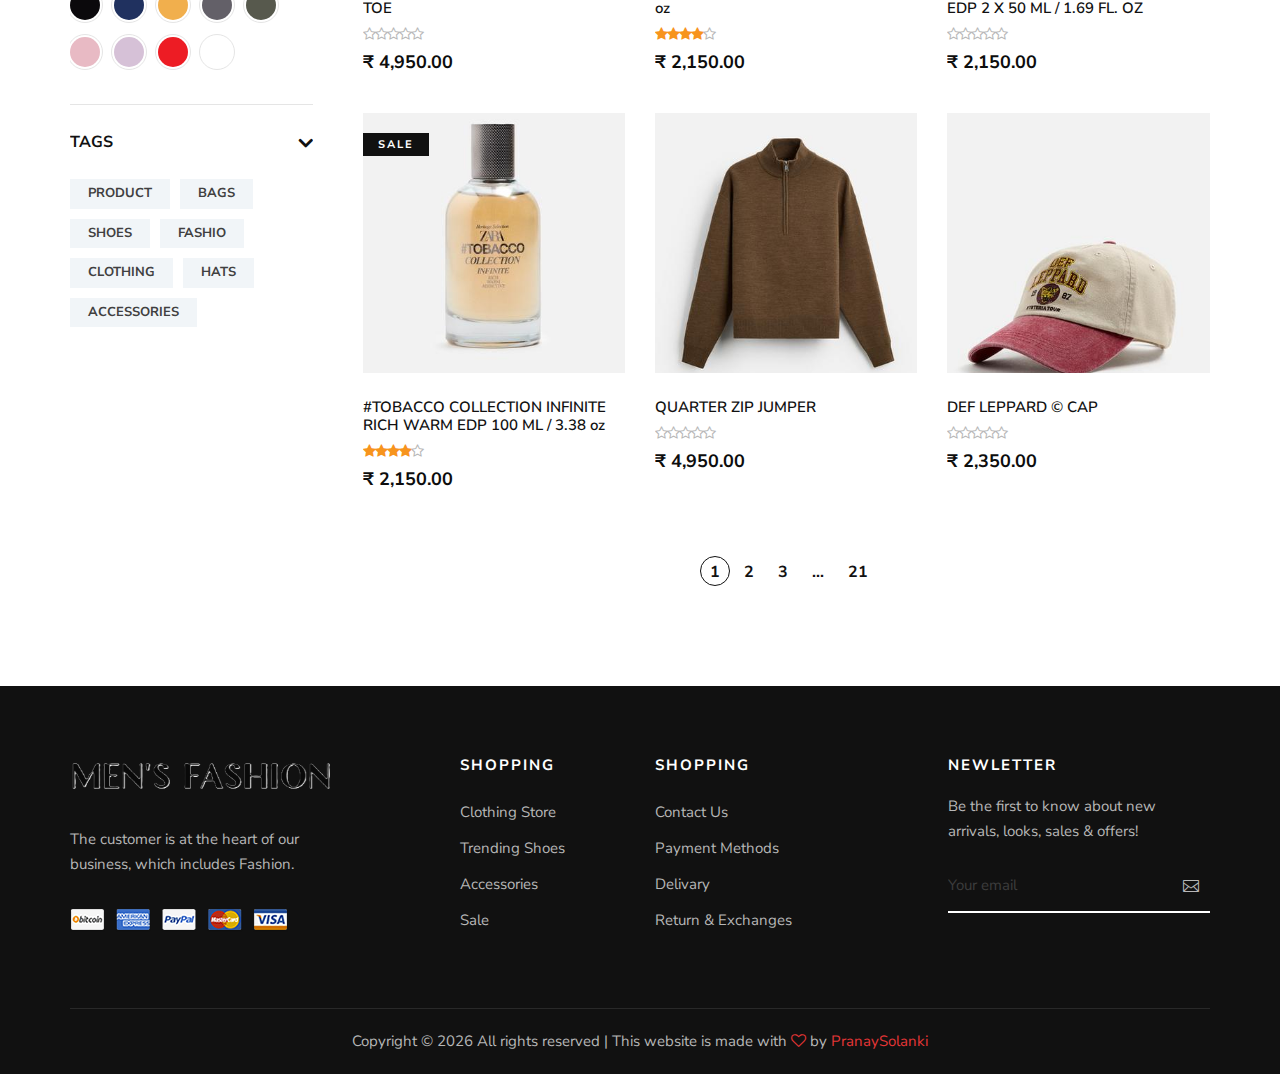
<file: shop.html>
<!DOCTYPE html>
<html lang="zxx">

<head>
    <meta charset="UTF-8">
    <meta name="description" content="Male_Fashion Template">
    <meta name="keywords" content="Male_Fashion, unica, creative, html">
    <meta name="viewport" content="width=device-width, initial-scale=1.0">
    <meta http-equiv="X-UA-Compatible" content="ie=edge">
    <title>Men's Fashion</title>
	   <!--favicon-->
	 <link href="img\ico.png" rel="icon">
  <link href="img\ico.png" rel="icon">

    <!-- Google Font -->
    <link href="https://fonts.googleapis.com/css2?family=Nunito+Sans:wght@300;400;600;700;800;900&display=swap"
    rel="stylesheet">

    <!-- Css Styles -->
    <link rel="stylesheet" href="css/bootstrap.min.css" type="text/css">
    <link rel="stylesheet" href="css/font-awesome.min.css" type="text/css">
    <link rel="stylesheet" href="css/elegant-icons.css" type="text/css">
    <link rel="stylesheet" href="css/magnific-popup.css" type="text/css">
    <link rel="stylesheet" href="css/nice-select.css" type="text/css">
    <link rel="stylesheet" href="css/owl.carousel.min.css" type="text/css">
    <link rel="stylesheet" href="css/slicknav.min.css" type="text/css">
    <link rel="stylesheet" href="css/style.css" type="text/css">
</head>

<body>
    <!-- Page Preloder -->
    <div id="preloder">
        <div class="loader"></div>
    </div>

    <!-- Offcanvas Menu Begin -->
    <div class="offcanvas-menu-overlay"></div>
    <div class="offcanvas-menu-wrapper">
        <div class="offcanvas__option">
            <div class="offcanvas__links">
                <a href="#">Sign in</a>
                <a href="#">FAQs</a>
            </div>
            <div class="offcanvas__top__hover">
                <span>INR <i class="arrow_carrot-down"></i></span>
                <ul>
                    <li>INR</li>
                    <li>EUR</li>
                    <li>USD</li>
                </ul>
            </div>
        </div>
        <div class="offcanvas__nav__option">
            <a href="#" class="search-switch"><img src="img/icon/search.png" alt=""></a>
            <a href="#"><img src="img/icon/heart.png" alt=""></a>
            <a href="#"><img src="img/icon/cart.png" alt=""> <span>0</span></a>
            <div class="price">₹00.00</div>
        </div>
        <div id="mobile-menu-wrap"></div>
        <div class="offcanvas__text">
            <p>Free shipping, 30-day return or refund guarantee.</p>
        </div>
    </div>
    <!-- Offcanvas Menu End -->

    <!-- Header Section Begin -->
    <header class="header">
        <div class="header__top">
            <div class="container">
                <div class="row">
                    <div class="col-lg-6 col-md-7">
                        <div class="header__top__left">
                            <p>Free shipping, 30-day return or refund guarantee.</p>
                        </div>
                    </div>
                    <div class="col-lg-6 col-md-5">
                        <div class="header__top__right">
                            <div class="header__top__links">
                                <a href="#">Sign in</a>
                                <a href="#">FAQs</a>
                            </div>
                            <div class="header__top__hover">
                                <span>INR <i class="arrow_carrot-down"></i></span>
                                <ul>
                                    <li>INR</li>
                                    <li>EUR</li>
                                    <li>USD</li>
                                </ul>
                            </div>
                        </div>
                    </div>
                </div>
            </div>
        </div>
        <div class="container">
            <div class="row">
                <div class="col-lg-3 col-md-3">
                    <div class="header__logo">
                        <a href="./index.html"><img src="img/logo1.png" alt=""></a>
                    </div>
                </div>
                <div class="col-lg-6 col-md-6">
                    <nav class="header__menu mobile-menu">
                        <ul>
                            <li><a href="./index.html">Home</a></li>
                            <li class="active"><a href="./shop.html">Shop</a></li>
                            <li><a href="#">Pages</a>
                                <ul class="dropdown">
                                    <li><a href="./about.html">About Us</a></li>
                                    
                                    <li><a href="./shopping-cart.html">Shopping Cart</a></li>
                                    <li><a href="./checkout.html">Check Out</a></li>
                                    <li><a href="./blog-details.html">Blog Details</a></li>
                                </ul>
                            </li>
                            <li><a href="./blog.html">Blog</a></li>
                            <li><a href="./contact.html">Contacts</a></li>
                        </ul>
                    </nav>
                </div>
                <div class="col-lg-3 col-md-3">
                    <div class="header__nav__option">
                        <a href="#" class="search-switch"><img src="img/icon/search.png" alt=""></a>
                        <a href="#"><img src="img/icon/heart.png" alt=""></a>
                        <a href="#"><img src="img/icon/cart.png" alt=""> <span>0</span></a>
                        <div class="price">₹00.00</div>
                    </div>
                </div>
            </div>
            <div class="canvas__open"><i class="fa fa-bars"></i></div>
        </div>
    </header>
    <!-- Header Section End -->

    <!-- Breadcrumb Section Begin -->
    <section class="breadcrumb-option">
        <div class="container">
            <div class="row">
                <div class="col-lg-12">
                    <div class="breadcrumb__text">
                        <h4>Shop</h4>
                        <div class="breadcrumb__links">
                            <a href="./index.html">Home</a>
                            <span>Shop</span>
                        </div>
                    </div>
                </div>
            </div>
        </div>
    </section>
    <!-- Breadcrumb Section End -->

    <!-- Shop Section Begin -->
    <section class="shop spad">
        <div class="container">
            <div class="row">
                <div class="col-lg-3">
                    <div class="shop__sidebar">
                        <div class="shop__sidebar__search">
                            <form action="#">
                                <input type="text" placeholder="Search...">
                                <button type="submit"><span class="icon_search"></span></button>
                            </form>
                        </div>
                        <div class="shop__sidebar__accordion">
                            <div class="accordion" id="accordionExample">
                                <div class="card">
                                    <div class="card-heading">
                                        <a data-toggle="collapse" data-target="#collapseOne">Categories</a>
                                    </div>
                                    <div id="collapseOne" class="collapse show" data-parent="#accordionExample">
                                        <div class="card-body">
                                            <div class="shop__sidebar__categories">
                                                <ul class="nice-scroll">
                                                    <li><a href="#">Men (20)</a></li>
                                                    <li><a href="#">Women (20)</a></li>
                                                    <li><a href="#">Bags (20)</a></li>
                                                    <li><a href="#">Clothing (20)</a></li>
                                                    <li><a href="#">Shoes (20)</a></li>
                                                    <li><a href="#">Accessories (20)</a></li>
                                                    <li><a href="#">Kids (20)</a></li>
                                                    <li><a href="#">Kids (20)</a></li>
                                                    <li><a href="#">Kids (20)</a></li>
                                                </ul>
                                            </div>
                                        </div>
                                    </div>
                                </div>
                                <div class="card">
                                    <div class="card-heading">
                                        <a data-toggle="collapse" data-target="#collapseTwo">Branding</a>
                                    </div>
                                    <div id="collapseTwo" class="collapse show" data-parent="#accordionExample">
                                        <div class="card-body">
                                            <div class="shop__sidebar__brand">
                                                <ul>
                                                    <li><a href="#">ZARA</a></li>
                                                    <li><a href="#">ZUDIO</a></li>
                                                    <li><a href="#">HM</a></li>
                                                    <li><a href="#">AJIO</a></li>
                                                </ul>
                                            </div>
                                        </div>
                                    </div>
                                </div>
                                <div class="card">
                                    <div class="card-heading">
                                        <a data-toggle="collapse" data-target="#collapseThree">Filter Price</a>
                                    </div>
                                    <div id="collapseThree" class="collapse show" data-parent="#accordionExample">
                                        <div class="card-body">
                                            <div class="shop__sidebar__price">
                                                <ul>
                                                    <li><a href="#">₹5000.00- ₹10000.00</a></li>
                                                    <li><a href="#">₹10,000.00 - ₹20,000.00</a></li>
                                                    <li><a href="#">₹20,000.00 - ₹30,000.00</a></li>
                                                    <li><a href="#">₹30,000.00 - ₹40,000.00</a></li>
                                                    <li><a href="#">₹40,000.00 - ₹50,000.00</a></li>
                                                    <li><a href="#">2550000.00+</a></li>
                                                </ul>
                                            </div>
                                        </div>
                                    </div>
                                </div>
                                <div class="card">
                                    <div class="card-heading">
                                        <a data-toggle="collapse" data-target="#collapseFour">Size</a>
                                    </div>
                                    <div id="collapseFour" class="collapse show" data-parent="#accordionExample">
                                        <div class="card-body">
                                            <div class="shop__sidebar__size">
                                                <label for="xs">xs
                                                    <input type="radio" id="xs">
                                                </label>
                                                <label for="sm">s
                                                    <input type="radio" id="sm">
                                                </label>
                                                <label for="md">m
                                                    <input type="radio" id="md">
                                                </label>
                                                <label for="xl">xl
                                                    <input type="radio" id="xl">
                                                </label>
                                                <label for="2xl">2xl
                                                    <input type="radio" id="2xl">
                                                </label>
                                                <label for="xxl">xxl
                                                    <input type="radio" id="xxl">
                                                </label>
                                                <label for="3xl">3xl
                                                    <input type="radio" id="3xl">
                                                </label>
                                                <label for="4xl">4xl
                                                    <input type="radio" id="4xl">
                                                </label>
                                            </div>
                                        </div>
                                    </div>
                                </div>
                                <div class="card">
                                    <div class="card-heading">
                                        <a data-toggle="collapse" data-target="#collapseFive">Colors</a>
                                    </div>
                                    <div id="collapseFive" class="collapse show" data-parent="#accordionExample">
                                        <div class="card-body">
                                            <div class="shop__sidebar__color">
                                                <label class="c-1" for="sp-1">
                                                    <input type="radio" id="sp-1">
                                                </label>
                                                <label class="c-2" for="sp-2">
                                                    <input type="radio" id="sp-2">
                                                </label>
                                                <label class="c-3" for="sp-3">
                                                    <input type="radio" id="sp-3">
                                                </label>
                                                <label class="c-4" for="sp-4">
                                                    <input type="radio" id="sp-4">
                                                </label>
                                                <label class="c-5" for="sp-5">
                                                    <input type="radio" id="sp-5">
                                                </label>
                                                <label class="c-6" for="sp-6">
                                                    <input type="radio" id="sp-6">
                                                </label>
                                                <label class="c-7" for="sp-7">
                                                    <input type="radio" id="sp-7">
                                                </label>
                                                <label class="c-8" for="sp-8">
                                                    <input type="radio" id="sp-8">
                                                </label>
                                                <label class="c-9" for="sp-9">
                                                    <input type="radio" id="sp-9">
                                                </label>
                                            </div>
                                        </div>
                                    </div>
                                </div>
                                <div class="card">
                                    <div class="card-heading">
                                        <a data-toggle="collapse" data-target="#collapseSix">Tags</a>
                                    </div>
                                    <div id="collapseSix" class="collapse show" data-parent="#accordionExample">
                                        <div class="card-body">
                                            <div class="shop__sidebar__tags">
                                                <a href="#">Product</a>
                                                <a href="#">Bags</a>
                                                <a href="#">Shoes</a>
                                                <a href="#">Fashio</a>
                                                <a href="#">Clothing</a>
                                                <a href="#">Hats</a>
                                                <a href="#">Accessories</a>
                                            </div>
                                        </div>
                                    </div>
                                </div>
                            </div>
                        </div>
                    </div>
                </div>
                <div class="col-lg-9">
                    <div class="shop__product__option">
                        <div class="row">
                            <div class="col-lg-6 col-md-6 col-sm-6">
                                <div class="shop__product__option__left">
                                    <p>Showing 1–12 of 120 results</p>
                                </div>
                            </div>
                            <div class="col-lg-6 col-md-6 col-sm-6">
                                <div class="shop__product__option__right">
                                    <p>Sort by Price:</p>
                                    <select>
                                        <option value="">Low To High</option>
                                        <option value="">₹5000.00 - ₹10,000.00</option>
                                        <option value="">₹10000.00 - ₹20,000.00</option>
                                    </select>
                                </div>
                            </div>
                        </div>
                    </div>
                    <div class="row">
                        <div class="col-lg-4 col-md-6 col-sm-6">
                            <div class="product__item">
                                <div class="product__item__pic set-bg" data-setbg="img/product/pr2.jpg">
                                    <ul class="product__hover">
                                        <li><a href="https://www.zara.com/in/en/contrast-textured-knit-polo-shirt-p04331404.html?v1=415894134&v2=244333"><img src="img/icon/heart.png" alt=""></a></li>
                                        <li><a href="https://www.zara.com/in/en/contrast-textured-knit-polo-shirt-p04331404.html?v1=415894134&v2=244333"><img src="img/icon/compare.png" alt=""> <span>Compare</span></a>
                                        </li>
                                        <li><a href="https://www.zara.com/in/en/contrast-textured-knit-polo-shirt-p04331404.html?v1=415894134&v2=244333"><img src="img/icon/search.png" alt=""></a></li>
                                    </ul>
                                </div>
                                <div class="product__item__text">
                                    <h6>CONTRAST TEXTURED KNIT POLO SHIRT</h6>
                                    <a href="https://www.zara.com/in/en/contrast-textured-knit-polo-shirt-p04331404.html?v1=415894134&v2=2443335" class="add-cart">+ Add To Cart</a>
                                    <div class="rating">
                                        <i class="fa fa-star-o"></i>
                                        <i class="fa fa-star-o"></i>
                                        <i class="fa fa-star-o"></i>
                                        <i class="fa fa-star-o"></i>
                                        <i class="fa fa-star-o"></i>
                                    </div>
                                    <h5>₹ 4,350.00</h5>
                                    <div class="product__color__select">
                                        <label for="pc-4">
                                            <input type="radio" id="pc-4">
                                        </label>
                                        <label class="active black" for="pc-5">
                                            <input type="radio" id="pc-5">
                                        </label>
                                        <label class="grey" for="pc-6">
                                            <input type="radio" id="pc-6">
                                        </label>
                                    </div>
                                </div>
                            </div>
                        </div>
                        <div class="col-lg-4 col-md-6 col-sm-6">
                            <div class="product__item sale">
                                <div class="product__item__pic set-bg" data-setbg="img/product/pr3.jpg">
                                    <span class="label">Sale</span>
                                    <ul class="product__hover">
                                        <li><a href="https://www.zara.com/in/en/faux-suede-jacket-p08281290.html?v1=410575540&v2=2443335"><img src="img/icon/heart.png" alt=""></a></li>
                                        <li><a href="https://www.zara.com/in/en/faux-suede-jacket-p08281290.html?v1=410575540&v2=2443335"><img src="img/icon/compare.png" alt=""> <span>Compare</span></a>
                                        </li>
                                        <li><a href="https://www.zara.com/in/en/faux-suede-jacket-p08281290.html?v1=410575540&v2=2443335"><img src="img/icon/search.png" alt=""></a></li>
                                    </ul>
                                </div>
                                <div class="product__item__text">
                                    <h6>FAUX SUEDE JACKET</h6>
                                    <a href="https://www.zara.com/in/en/faux-suede-jacket-p08281290.html?v1=410575540&v2=2443335" class="add-cart">+ Add To Cart</a>
                                    <div class="rating">
                                        <i class="fa fa-star"></i>
                                        <i class="fa fa-star"></i>
                                        <i class="fa fa-star"></i>
                                        <i class="fa fa-star"></i>
                                        <i class="fa fa-star-o"></i>
                                    </div>
                                    <h5>₹ 7,550.00</h5>
                                    <div class="product__color__select">
                                        <label for="pc-7">
                                            <input type="radio" id="pc-7">
                                        </label>
                                        <label class="active black" for="pc-8">
                                            <input type="radio" id="pc-8">
                                        </label>
                                        <label class="grey" for="pc-9">
                                            <input type="radio" id="pc-9">
                                        </label>
                                    </div>
                                </div>
                            </div>
                        </div>
                        <div class="col-lg-4 col-md-6 col-sm-6">
                            <div class="product__item">
                                <div class="product__item__pic set-bg" data-setbg="img/product/pr4.jpg">
                                    <ul class="product__hover">
                                        <li><a href="https://www.zara.com/in/en/multi-piece-trainers-p12205320.html?v1=422964183&v2=2443335"><img src="img/icon/heart.png" alt=""></a></li>
                                        <li><a href="https://www.zara.com/in/en/multi-piece-trainers-p12205320.html?v1=422964183&v2=2443335"><img src="img/icon/compare.png" alt=""> <span>Compare</span></a>
                                        </li>
                                        <li><a href="https://www.zara.com/in/en/multi-piece-trainers-p12205320.html?v1=422964183&v2=2443335"><img src="img/icon/search.png" alt=""></a></li>
                                    </ul>
                                </div>
                                <div class="product__item__text">
                                    <h6>MULTI-PIECE TRAINERS</h6>
                                    <a href="https://www.zara.com/in/en/multi-piece-trainers-p12205320.html?v1=422964183&v2=2443335" class="add-cart">+ Add To Cart</a>
                                    <div class="rating">
                                        <i class="fa fa-star-o"></i>
                                        <i class="fa fa-star-o"></i>
                                        <i class="fa fa-star-o"></i>
                                        <i class="fa fa-star-o"></i>
                                        <i class="fa fa-star-o"></i>
                                    </div>
                                    <h5>₹ 2,850.00</h5>
                                    <div class="product__color__select">
                                        <label for="pc-10">
                                            <input type="radio" id="pc-10">
                                        </label>
                                        <label class="active black" for="pc-11">
                                            <input type="radio" id="pc-11">
                                        </label>
                                        <label class="grey" for="pc-12">
                                            <input type="radio" id="pc-12">
                                        </label>
                                    </div>
                                </div>
                            </div>
                        </div>
                        <div class="col-lg-4 col-md-6 col-sm-6">
                            <div class="product__item sale">
                                <div class="product__item__pic set-bg" data-setbg="img/product/pr6.jpg">
                                    <span class="label">Sale</span>
                                    <ul class="product__hover">
                                        <li><a href="https://www.zara.com/in/en/limited-edition-straight-ankle-fit-jeans-p00840465.html?v1=425515793&v2=2443335"><img src="img/icon/heart.png" alt=""></a></li>
                                        <li><a href="https://www.zara.com/in/en/limited-edition-straight-ankle-fit-jeans-p00840465.html?v1=425515793&v2=2443335"><img src="img/icon/compare.png" alt=""> <span>Compare</span></a>
                                        </li>
                                        <li><a href="https://www.zara.com/in/en/limited-edition-straight-ankle-fit-jeans-p00840465.html?v1=425515793&v2=2443335"><img src="img/icon/search.png" alt=""></a></li>
                                    </ul>
                                </div>
                                <div class="product__item__text">
                                    <h6>LIMITED EDITION STRAIGHT ANKLE FIT JEANS</h6>
                                    <a href="https://www.zara.com/in/en/limited-edition-straight-ankle-fit-jeans-p00840465.html?v1=425515793&v2=2443335" class="add-cart">+ Add To Cart</a>
                                    <div class="rating">
                                        <i class="fa fa-star"></i>
                                        <i class="fa fa-star"></i>
                                        <i class="fa fa-star"></i>
                                        <i class="fa fa-star"></i>
                                        <i class="fa fa-star-o"></i>
                                    </div>
                                    <h5>₹ 5,950.00</h5>
                                    <div class="product__color__select">
                                        <label for="pc-16">
                                            <input type="radio" id="pc-16">
                                        </label>
                                        <label class="active black" for="pc-17">
                                            <input type="radio" id="pc-17">
                                        </label>
                                        <label class="grey" for="pc-18">
                                            <input type="radio" id="pc-18">
                                        </label>
                                    </div>
                                </div>
                            </div>
                        </div>
                        <div class="col-lg-4 col-md-6 col-sm-6">
                            <div class="product__item">
                                <div class="product__item__pic set-bg" data-setbg="img/product/pr7.jpg">
                                    <ul class="product__hover">
                                        <li><a href="https://www.zara.com/in/en/w-end-till-3-00-am-w-end-till-8-00-pm-edt-2-x-90ml---3-04-fl-oz-p20210772.html?v1=410570194&v2=2444849"><img src="img/icon/heart.png" alt=""></a></li>
                                        <li><a href="https://www.zara.com/in/en/w-end-till-3-00-am-w-end-till-8-00-pm-edt-2-x-90ml---3-04-fl-oz-p20210772.html?v1=410570194&v2=2444849"><img src="img/icon/compare.png" alt=""> <span>Compare</span></a>
                                        </li>
                                        <li><a href="https://www.zara.com/in/en/w-end-till-3-00-am-w-end-till-8-00-pm-edt-2-x-90ml---3-04-fl-oz-p20210772.html?v1=410570194&v2=2444849"><img src="img/icon/search.png" alt=""></a></li>
                                    </ul>
                                </div>
                                <div class="product__item__text">
                                    <h6>W/END TILL 3:00 AM + W/END TILL 8:00 PM EDT 2 X 90ML / 3.04 FL.OZ</h6>
                                    <a href="https://www.zara.com/in/en/w-end-till-3-00-am-w-end-till-8-00-pm-edt-2-x-90ml---3-04-fl-oz-p20210772.html?v1=410570194&v2=2444849" class="add-cart">+ Add To Cart</a>
                                    <div class="rating">
                                        <i class="fa fa-star-o"></i>
                                        <i class="fa fa-star-o"></i>
                                        <i class="fa fa-star-o"></i>
                                        <i class="fa fa-star-o"></i>
                                        <i class="fa fa-star-o"></i>
                                    </div>
                                    <h5>₹ 2,150.00</h5>
                                    <div class="product__color__select">
                                        <label for="pc-19">
                                            <input type="radio" id="pc-19">
                                        </label>
                                        <label class="active black" for="pc-20">
                                            <input type="radio" id="pc-20">
                                        </label>
                                        <label class="grey" for="pc-21">
                                            <input type="radio" id="pc-21">
                                        </label>
                                    </div>
                                </div>
                            </div>
                        </div>
                        <div class="col-lg-4 col-md-6 col-sm-6">
                            <div class="product__item">
                                <div class="product__item__pic set-bg" data-setbg="img/product/pr8.jpg">
                                    <ul class="product__hover">
                                        <li><a href="https://www.zara.com/in/en/lace-up-boots-with-track-sole-p12095429.html?v1=422965799&v2=2443851"><img src="img/icon/heart.png" alt=""></a></li>
                                        <li><a href="https://www.zara.com/in/en/lace-up-boots-with-track-sole-p12095429.html?v1=422965799&v2=2443851"><img src="img/icon/compare.png" alt=""> <span>Compare</span></a>
                                        </li>
                                        <li><a href="https://www.zara.com/in/en/lace-up-boots-with-track-sole-p12095429.html?v1=422965799&v2=2443851"><img src="img/icon/search.png" alt=""></a></li>
                                    </ul>
                                </div>
                                <div class="product__item__text">
                                    <h6>LACE-UP BOOTS WITH TRACK SOLE</h6>
                                    <a href="https://www.zara.com/in/en/lace-up-boots-with-track-sole-p12095429.html?v1=422965799&v2=2443851" class="add-cart">+ Add To Cart</a>
                                    <div class="rating">
                                        <i class="fa fa-star-o"></i>
                                        <i class="fa fa-star-o"></i>
                                        <i class="fa fa-star-o"></i>
                                        <i class="fa fa-star-o"></i>
                                        <i class="fa fa-star-o"></i>
                                    </div>
                                    <h5>₹ 5,950.00</h5>
                                    <div class="product__color__select">
                                        <label for="pc-22">
                                            <input type="radio" id="pc-22">
                                        </label>
                                        <label class="active black" for="pc-23">
                                            <input type="radio" id="pc-23">
                                        </label>
                                        <label class="grey" for="pc-24">
                                            <input type="radio" id="pc-24">
                                        </label>
                                    </div>
                                </div>
                            </div>
                        </div>
                        <div class="col-lg-4 col-md-6 col-sm-6">
                            <div class="product__item">
                                <div class="product__item__pic set-bg" data-setbg="img/product/pr9.jpg">
                                    <ul class="product__hover">
                                        <li><a href="https://www.zara.com/in/en/chelsea-boots-with-pointed-toe-p12001529.html?v1=412578889&v2=2443851"><img src="img/icon/heart.png" alt=""></a></li>
                                        <li><a href="https://www.zara.com/in/en/chelsea-boots-with-pointed-toe-p12001529.html?v1=412578889&v2=2443851"><img src="img/icon/compare.png" alt=""> <span>Compare</span></a>
                                        </li>
                                        <li><a href="https://www.zara.com/in/en/chelsea-boots-with-pointed-toe-p12001529.html?v1=412578889&v2=2443851"><img src="img/icon/search.png" alt=""></a></li>
                                    </ul>
                                </div>
                                <div class="product__item__text">
                                    <h6>CHELSEA BOOTS WITH POINTED TOE</h6>
                                    <a href="https://www.zara.com/in/en/chelsea-boots-with-pointed-toe-p12001529.html?v1=412578889&v2=2443851" class="add-cart">+ Add To Cart</a>
                                    <div class="rating">
                                        <i class="fa fa-star-o"></i>
                                        <i class="fa fa-star-o"></i>
                                        <i class="fa fa-star-o"></i>
                                        <i class="fa fa-star-o"></i>
                                        <i class="fa fa-star-o"></i>
                                    </div>
                                    <h5>₹ 4,950.00</h5>
                                    <div class="product__color__select">
                                        <label for="pc-25">
                                            <input type="radio" id="pc-25">
                                        </label>
                                        <label class="active black" for="pc-26">
                                            <input type="radio" id="pc-26">
                                        </label>
                                        <label class="grey" for="pc-27">
                                            <input type="radio" id="pc-27">
                                        </label>
                                    </div>
                                </div>
                            </div>
                        </div>
                        <div class="col-lg-4 col-md-6 col-sm-6">
                            <div class="product__item sale">
                                <div class="product__item__pic set-bg" data-setbg="img/product/pr10.jpg">
                                    <span class="label">Sale</span>
                                    <ul class="product__hover">
                                        <li><a href="https://www.zara.com/in/en/silver-gold-edt-2-x-90-ml---3-04-oz-p20210769.html?v1=410570287&v2=2444849"><img src="img/icon/heart.png" alt=""></a></li>
                                        <li><a href="https://www.zara.com/in/en/silver-gold-edt-2-x-90-ml---3-04-oz-p20210769.html?v1=410570287&v2=2444849"><img src="img/icon/compare.png" alt=""> <span>Compare</span></a>
                                        </li>
                                        <li><a href="https://www.zara.com/in/en/silver-gold-edt-2-x-90-ml---3-04-oz-p20210769.html?v1=410570287&v2=2444849"><img src="img/icon/search.png" alt=""></a></li>
                                    </ul>
                                </div>
                                <div class="product__item__text">
                                    <h6>SILVER + GOLD EDT 2 X 90 ML / 3.04 oz</h6>
                                    <a href="https://www.zara.com/in/en/silver-gold-edt-2-x-90-ml---3-04-oz-p20210769.html?v1=410570287&v2=2444849" class="add-cart">+ Add To Cart</a>
                                    <div class="rating">
                                        <i class="fa fa-star"></i>
                                        <i class="fa fa-star"></i>
                                        <i class="fa fa-star"></i>
                                        <i class="fa fa-star"></i>
                                        <i class="fa fa-star-o"></i>
                                    </div>
                                    <h5>₹ 2,150.00</h5>
                                    <div class="product__color__select">
                                        <label for="pc-28">
                                            <input type="radio" id="pc-28">
                                        </label>
                                        <label class="active black" for="pc-29">
                                            <input type="radio" id="pc-29">
                                        </label>
                                        <label class="grey" for="pc-30">
                                            <input type="radio" id="pc-30">
                                        </label>
                                    </div>
                                </div>
                            </div>
                        </div>
                        <div class="col-lg-4 col-md-6 col-sm-6">
                            <div class="product__item">
                                <div class="product__item__pic set-bg" data-setbg="img/product/pr11.jpg">
                                    <ul class="product__hover">
                                        <li><a href="https://www.zara.com/in/en/for-him-for-him-red-edition-edp-2-x-50-ml---1-69-fl--oz-p20210730.html?v1=410570200&v2=2444849"><img src="img/icon/heart.png" alt=""></a></li>
                                        <li><a href="https://www.zara.com/in/en/for-him-for-him-red-edition-edp-2-x-50-ml---1-69-fl--oz-p20210730.html?v1=410570200&v2=2444849"><img src="img/icon/compare.png" alt=""> <span>Compare</span></a>
                                        </li>
                                        <li><a href="https://www.zara.com/in/en/for-him-for-him-red-edition-edp-2-x-50-ml---1-69-fl--oz-p20210730.html?v1=410570200&v2=2444849"><img src="img/icon/search.png" alt=""></a></li>
                                    </ul>
                                </div>
                                <div class="product__item__text">
                                    <h6>FOR HIM + FOR HIM RED EDITION EDP 2 X 50 ML / 1.69 FL. OZ</h6>
                                    <a href="https://www.zara.com/in/en/for-him-for-him-red-edition-edp-2-x-50-ml---1-69-fl--oz-p20210730.html?v1=410570200&v2=2444849" class="add-cart">+ Add To Cart</a>
                                    <div class="rating">
                                        <i class="fa fa-star-o"></i>
                                        <i class="fa fa-star-o"></i>
                                        <i class="fa fa-star-o"></i>
                                        <i class="fa fa-star-o"></i>
                                        <i class="fa fa-star-o"></i>
                                    </div>
                                    <h5>₹ 2,150.00</h5>
                                    <div class="product__color__select">
                                        <label for="pc-31">
                                            <input type="radio" id="pc-31">
                                        </label>
                                        <label class="active black" for="pc-32">
                                            <input type="radio" id="pc-32">
                                        </label>
                                        <label class="grey" for="pc-33">
                                            <input type="radio" id="pc-33">
                                        </label>
                                    </div>
                                </div>
                            </div>
                        </div>
                        <div class="col-lg-4 col-md-6 col-sm-6">
                            <div class="product__item sale">
                                <div class="product__item__pic set-bg" data-setbg="img/product/pr12.jpg">
                                    <span class="label">Sale</span>
                                    <ul class="product__hover">
                                        <li><a href="https://www.zara.com/in/en/-tobacco-collection-infinite-rich-warm-edp-100-ml---3-38%C2%A0oz-p20210748.html?v1=410570264&v2=2444849"><img src="img/icon/heart.png" alt=""></a></li>
                                        <li><a href="https://www.zara.com/in/en/-tobacco-collection-infinite-rich-warm-edp-100-ml---3-38%C2%A0oz-p20210748.html?v1=410570264&v2=2444849"><img src="img/icon/compare.png" alt=""> <span>Compare</span></a>
                                        </li>
                                        <li><a href="https://www.zara.com/in/en/-tobacco-collection-infinite-rich-warm-edp-100-ml---3-38%C2%A0oz-p20210748.html?v1=410570264&v2=2444849"><img src="img/icon/search.png" alt=""></a></li>
                                    </ul>
                                </div>
                                <div class="product__item__text">
                                    <h6>#TOBACCO COLLECTION INFINITE RICH WARM EDP 100 ML / 3.38 oz</h6>
                                    <a href="https://www.zara.com/in/en/-tobacco-collection-infinite-rich-warm-edp-100-ml---3-38%C2%A0oz-p20210748.html?v1=410570264&v2=2444849" class="add-cart">+ Add To Cart</a>
                                    <div class="rating">
                                        <i class="fa fa-star"></i>
                                        <i class="fa fa-star"></i>
                                        <i class="fa fa-star"></i>
                                        <i class="fa fa-star"></i>
                                        <i class="fa fa-star-o"></i>
                                    </div>
                                    <h5>₹ 2,150.00</h5>
                                    <div class="product__color__select">
                                        <label for="pc-34">
                                            <input type="radio" id="pc-34">
                                        </label>
                                        <label class="active black" for="pc-35">
                                            <input type="radio" id="pc-35">
                                        </label>
                                        <label class="grey" for="pc-36">
                                            <input type="radio" id="pc-36">
                                        </label>
                                    </div>
                                </div>
                            </div>
                        </div>
                        <div class="col-lg-4 col-md-6 col-sm-6">
                            <div class="product__item">
                                <div class="product__item__pic set-bg" data-setbg="img/product/pr13.jpg">
                                    <ul class="product__hover">
                                        <li><a href="https://www.zara.com/in/en/quarter-zip-jumper-p05755409.html?v1=411119267&v2=2443335"><img src="img/icon/heart.png" alt=""></a></li>
                                        <li><a href="https://www.zara.com/in/en/quarter-zip-jumper-p05755409.html?v1=411119267&v2=2443335"><img src="img/icon/compare.png" alt=""> <span>Compare</span></a>
                                        </li>
                                        <li><a href="https://www.zara.com/in/en/quarter-zip-jumper-p05755409.html?v1=411119267&v2=2443335"><img src="img/icon/search.png" alt=""></a></li>
                                    </ul>
                                </div>
                                <div class="product__item__text">
                                    <h6>QUARTER ZIP JUMPER</h6>
                                    <a href="https://www.zara.com/in/en/quarter-zip-jumper-p05755409.html?v1=411119267&v2=2443335" class="add-cart">+ Add To Cart</a>
                                    <div class="rating">
                                        <i class="fa fa-star-o"></i>
                                        <i class="fa fa-star-o"></i>
                                        <i class="fa fa-star-o"></i>
                                        <i class="fa fa-star-o"></i>
                                        <i class="fa fa-star-o"></i>
                                    </div>
                                    <h5>₹ 4,950.00</h5>
                                    <div class="product__color__select">
                                        <label for="pc-37">
                                            <input type="radio" id="pc-37">
                                        </label>
                                        <label class="active black" for="pc-38">
                                            <input type="radio" id="pc-38">
                                        </label>
                                        <label class="grey" for="pc-39">
                                            <input type="radio" id="pc-39">
                                        </label>
                                    </div>
                                </div>
                            </div>
                        </div>
                        <div class="col-lg-4 col-md-6 col-sm-6">
                            <div class="product__item">
                                <div class="product__item__pic set-bg" data-setbg="img/product/pr14.jpg">
                                    <ul class="product__hover">
                                        <li><a href="https://www.zara.com/in/en/def-leppard---cap-p03920529.html?v1=417842076&v2=2444849"><img src="img/icon/heart.png" alt=""></a></li>
                                        <li><a href="https://www.zara.com/in/en/def-leppard---cap-p03920529.html?v1=417842076&v2=2444849"><img src="img/icon/compare.png" alt=""> <span>Compare</span></a>
                                        </li>
                                        <li><a href="https://www.zara.com/in/en/def-leppard---cap-p03920529.html?v1=417842076&v2=2444849"><img src="img/icon/search.png" alt=""></a></li>
                                    </ul>
                                </div>
                                <div class="product__item__text">
                                    <h6>DEF LEPPARD © CAP</h6>
                                    <a href="https://www.zara.com/in/en/def-leppard---cap-p03920529.html?v1=417842076&v2=2444849" class="add-cart">+ Add To Cart</a>
                                    <div class="rating">
                                        <i class="fa fa-star-o"></i>
                                        <i class="fa fa-star-o"></i>
                                        <i class="fa fa-star-o"></i>
                                        <i class="fa fa-star-o"></i>
                                        <i class="fa fa-star-o"></i>
                                    </div>
                                    <h5>₹ 2,350.00</h5>
                                    <div class="product__color__select">
                                        <label for="pc-40">
                                            <input type="radio" id="pc-40">
                                        </label>
                                        <label class="active black" for="pc-41">
                                            <input type="radio" id="pc-41">
                                        </label>
                                        <label class="grey" for="pc-42">
                                            <input type="radio" id="pc-42">
                                        </label>
                                    </div>
                                </div>
                            </div>
                        </div>
                    </div>
                    <div class="row">
                        <div class="col-lg-12">
                            <div class="product__pagination">
                                <a class="active" href="./index.htm">1</a>
                                <a href="./index.htm">2</a>
                                <a href="./index.htm">3</a>
                                <span>...</span>
                                <a href="./index.htm">21</a>
                            </div>
                        </div>
                    </div>
                </div>
            </div>
        </div>
    </section>
    <!-- Shop Section End -->

    <!-- Footer Section Begin -->
    <footer class="footer">
        <div class="container">
            <div class="row">
                <div class="col-lg-3 col-md-6 col-sm-6">
                    <div class="footer__about">
                        <div class="footer__logo">
                            <a href="./index.htm"><img src="img/logo1.png" alt=""></a>
                        </div>
                        <p>The customer is at the heart of our  business, which includes Fashion.</p>
                        <a href="./index.htm"><img src="img/payment.png" alt=""></a>
                    </div>
                </div>
                <div class="col-lg-2 offset-lg-1 col-md-3 col-sm-6">
                    <div class="footer__widget">
                        <h6>Shopping</h6>
                        <ul>
                            <li><a href="#">Clothing Store</a></li>
                            <li><a href="#">Trending Shoes</a></li>
                            <li><a href="#">Accessories</a></li>
                            <li><a href="#">Sale</a></li>
                        </ul>
                    </div>
                </div>
                <div class="col-lg-2 col-md-3 col-sm-6">
                    <div class="footer__widget">
                        <h6>Shopping</h6>
                        <ul>
                            <li><a href="#">Contact Us</a></li>
                            <li><a href="#">Payment Methods</a></li>
                            <li><a href="#">Delivary</a></li>
                            <li><a href="#">Return & Exchanges</a></li>
                        </ul>
                    </div>
                </div>
                <div class="col-lg-3 offset-lg-1 col-md-6 col-sm-6">
                    <div class="footer__widget">
                        <h6>NewLetter</h6>
                        <div class="footer__newslatter">
                            <p>Be the first to know about new arrivals, looks, sales & offers!</p>
                            <form action="#">
                                <input type="text" placeholder="Your email">
                                <button type="submit"><span class="icon_mail_alt"></span></button>
                            </form>
                        </div>
                    </div>
                </div>
            </div>
            <div class="row">
                <div class="col-lg-12 text-center">
                    <div class="footer__copyright__text">
                        <!-- Link back to Colorlib can't be removed. Template is licensed under CC BY 3.0. -->
                        <p>Copyright ©
                            <script>
                                document.write(new Date().getFullYear());
                            </script>
                            All rights reserved | This website is made with <i class="fa fa-heart-o"
                            aria-hidden="true"></i> by <a href="https://solankipranay.github.io/Portfolio/" target="_blank">PranaySolanki</a>
                        </p>
                        <!-- Link back to Colorlib can't be removed. Template is licensed under CC BY 3.0. -->
                    </div>
                </div>
            </div>
        </div>
    </footer>
    <!-- Footer Section End -->

    <!-- Search Begin -->
    <div class="search-model">
        <div class="h-100 d-flex align-items-center justify-content-center">
            <div class="search-close-switch">+</div>
            <form class="search-model-form">
                <input type="text" id="search-input" placeholder="Search here.....">
            </form>
        </div>
    </div>
    <!-- Search End -->

    <!-- Js Plugins -->
    <script src="js/jquery-3.3.1.min.js"></script>
    <script src="js/bootstrap.min.js"></script>
    <script src="js/jquery.nice-select.min.js"></script>
    <script src="js/jquery.nicescroll.min.js"></script>
    <script src="js/jquery.magnific-popup.min.js"></script>
    <script src="js/jquery.countdown.min.js"></script>
    <script src="js/jquery.slicknav.js"></script>
    <script src="js/mixitup.min.js"></script>
    <script src="js/owl.carousel.min.js"></script>
    <script src="js/main.js"></script>
</body>

</html>
</file>
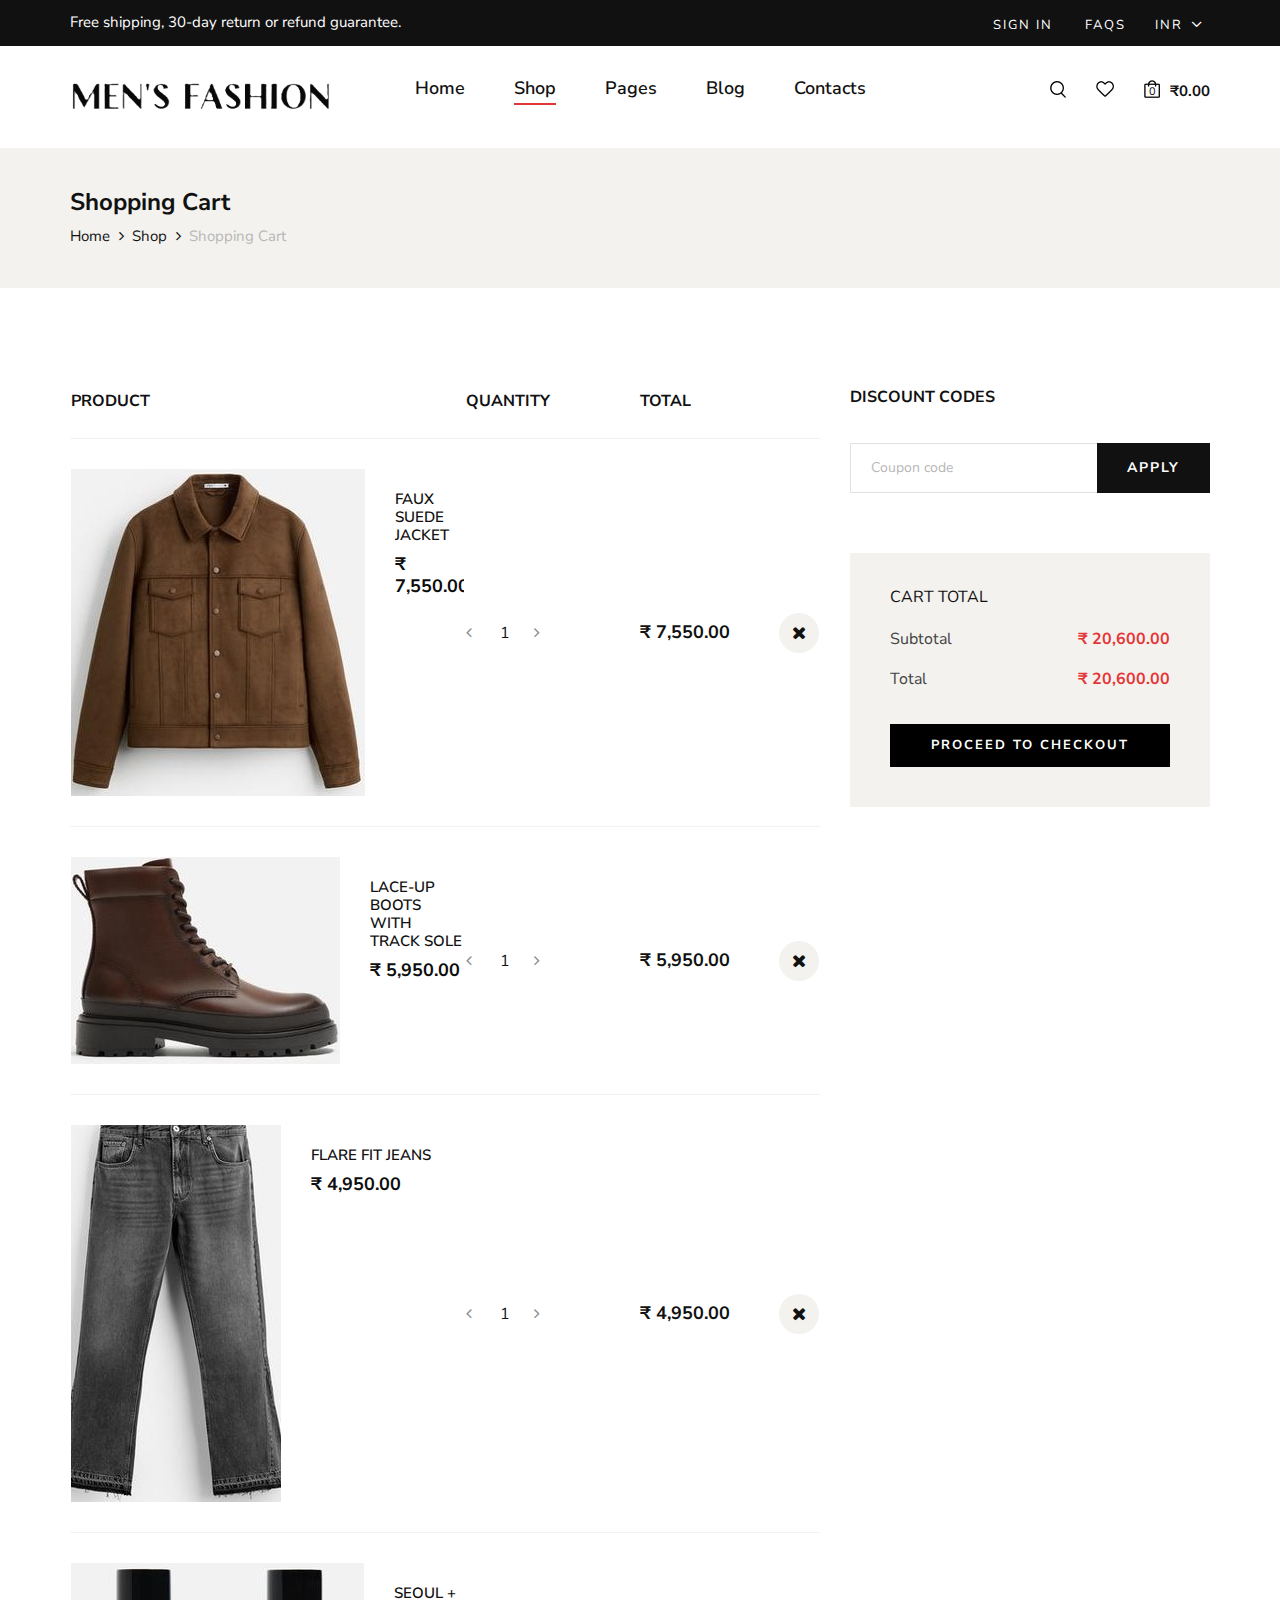
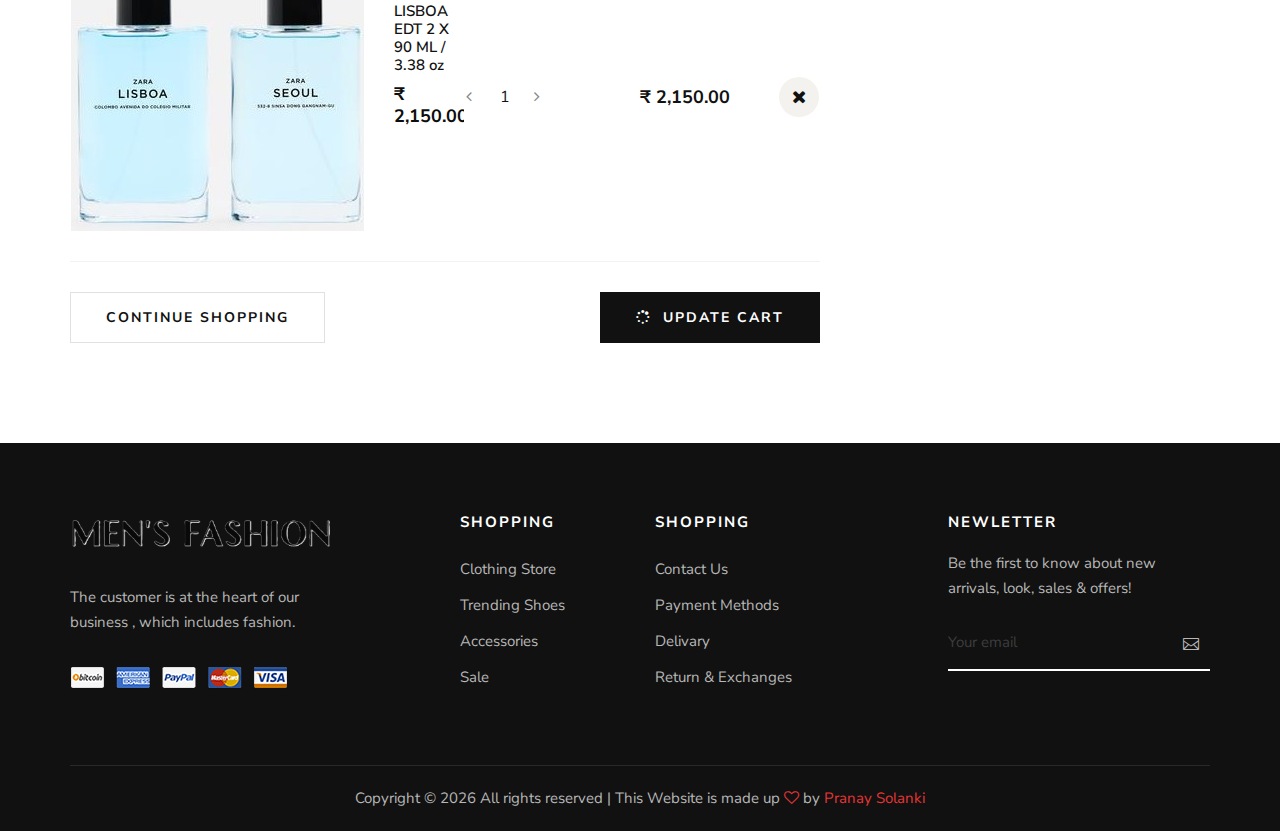
<file: shopping-cart.html>
<!DOCTYPE html>
<html lang="zxx">

<head>
    <meta charset="UTF-8">
    <meta name="description" content="Male_Fashion Template">
    <meta name="keywords" content="Male_Fashion, unica, creative, html">
    <meta name="viewport" content="width=device-width, initial-scale=1.0">
    <meta http-equiv="X-UA-Compatible" content="ie=edge">
    <title>Men' s Fashion</title>
	<!--favicon-->
	 <link href="img\ico.png" rel="icon">
  <link href="img\ico.png" rel="icon">

    <!-- Google Font -->
    <link href="https://fonts.googleapis.com/css2?family=Nunito+Sans:wght@300;400;600;700;800;900&display=swap"
    rel="stylesheet">

    <!-- Css Styles -->
    <link rel="stylesheet" href="css/bootstrap.min.css" type="text/css">
    <link rel="stylesheet" href="css/font-awesome.min.css" type="text/css">
    <link rel="stylesheet" href="css/elegant-icons.css" type="text/css">
    <link rel="stylesheet" href="css/magnific-popup.css" type="text/css">
    <link rel="stylesheet" href="css/nice-select.css" type="text/css">
    <link rel="stylesheet" href="css/owl.carousel.min.css" type="text/css">
    <link rel="stylesheet" href="css/slicknav.min.css" type="text/css">
    <link rel="stylesheet" href="css/style.css" type="text/css">
</head>

<body>
    <!-- Page Preloder -->
    <div id="preloder">
        <div class="loader"></div>
    </div>

    <!-- Offcanvas Menu Begin -->
    <div class="offcanvas-menu-overlay"></div>
    <div class="offcanvas-menu-wrapper">
        <div class="offcanvas__option">
            <div class="offcanvas__links">
                <a href="#">Sign in</a>
                <a href="#">FAQs</a>
            </div>
            <div class="offcanvas__top__hover">
                <span>INR <i class="arrow_carrot-down"></i></span>
                <ul>
                    <li>INR</li>
                    <li>EUR</li>
                    <li>USD</li>
                </ul>
            </div>
        </div>
        <div class="offcanvas__nav__option">
            <a href="#" class="search-switch"><img src="img/icon/search.png" alt=""></a>
            <a href="#"><img src="img/icon/heart.png" alt=""></a>
            <a href="#"><img src="img/icon/cart.png" alt=""> <span>0</span></a>
            <div class="price">₹0.00</div>
        </div>
        <div id="mobile-menu-wrap"></div>
        <div class="offcanvas__text">
            <p>Free shipping, 30-day return or refund guarantee.</p>
        </div>
    </div>
    <!-- Offcanvas Menu End -->

    <!-- Header Section Begin -->
    <header class="header">
        <div class="header__top">
            <div class="container">
                <div class="row">
                    <div class="col-lg-6 col-md-7">
                        <div class="header__top__left">
                            <p>Free shipping, 30-day return or refund guarantee.</p>
                        </div>
                    </div>
                    <div class="col-lg-6 col-md-5">
                        <div class="header__top__right">
                            <div class="header__top__links">
                                <a href="#">Sign in</a>
                                <a href="#">FAQs</a>
                            </div>
                            <div class="header__top__hover">
                                <span>INR <i class="arrow_carrot-down"></i></span>
                                <ul>
                                    <li>INR</li>
                                    <li>EUR</li>
                                    <li>USD</li>
                                </ul>
                            </div>
                        </div>
                    </div>
                </div>
            </div>
        </div>
        <div class="container">
            <div class="row">
                <div class="col-lg-3 col-md-3">
                    <div class="header__logo">
                        <a href="./index.html"><img src="img/logo1.png" alt=""></a>
                    </div>
                </div>
                <div class="col-lg-6 col-md-6">
                    <nav class="header__menu mobile-menu">
                        <ul>
                            <li><a href="./index.html">Home</a></li>
                            <li class="active"><a href="./shop.html">Shop</a></li>
                            <li><a href="#">Pages</a>
                                <ul class="dropdown">
                                    <li><a href="./about.html">About Us</a></li>
                                    <li><a href="./shopping-cart.html">Shopping Cart</a></li>
                                    <li><a href="./checkout.html">Check Out</a></li>
                                    <li><a href="./blog.html">Blog Details</a></li>
                                </ul>
                            </li>
                            <li><a href="./blog.html">Blog</a></li>
                            <li><a href="./contact.html">Contacts</a></li>
                        </ul>
                    </nav>
                </div>
                <div class="col-lg-3 col-md-3">
                    <div class="header__nav__option">
                        <a href="#" class="search-switch"><img src="img/icon/search.png" alt=""></a>
                        <a href="#"><img src="img/icon/heart.png" alt=""></a>
                        <a href="#"><img src="img/icon/cart.png" alt=""> <span>0</span></a>
                        <div class="price">₹0.00</div>
                    </div>
                </div>
            </div>
            <div class="canvas__open"><i class="fa fa-bars"></i></div>
        </div>
    </header>
    <!-- Header Section End -->

    <!-- Breadcrumb Section Begin -->
    <section class="breadcrumb-option">
        <div class="container">
            <div class="row">
                <div class="col-lg-12">
                    <div class="breadcrumb__text">
                        <h4>Shopping Cart</h4>
                        <div class="breadcrumb__links">
                            <a href="./index.html">Home</a>
                            <a href="./shop.html">Shop</a>
                            <span>Shopping Cart</span>
                        </div>
                    </div>
                </div>
            </div>
        </div>
    </section>
    <!-- Breadcrumb Section End -->

    <!-- Shopping Cart Section Begin -->
    <section class="shopping-cart spad">
        <div class="container">
            <div class="row">
                <div class="col-lg-8">
                    <div class="shopping__cart__table">
                        <table>
                            <thead>
                                <tr>
                                    <th>Product</th>
                                    <th>Quantity</th>
                                    <th>Total</th>
                                    <th></th>
                                </tr>
                            </thead>
                            <tbody>
                                <tr>
                                    <td class="product__cart__item">
                                        <div class="product__cart__item__pic">
                                            <img src="img/shopping-cart/c1.jpg" alt="">
                                        </div>
                                        <div class="product__cart__item__text">
                                            <h6>FAUX SUEDE JACKET</h6>
                                            <h5>₹ 7,550.00</h5>
                                        </div>
                                    </td>
                                    <td class="quantity__item">
                                        <div class="quantity">
                                            <div class="pro-qty-2">
                                                <input type="text" value="1">
                                            </div>
                                        </div>
                                    </td>
                                    <td class="cart__price">₹ 7,550.00</td>
                                    <td class="cart__close"><i class="fa fa-close"></i></td>
                                </tr>
                                <tr>
                                    <td class="product__cart__item">
                                        <div class="product__cart__item__pic">
                                            <img src="img/shopping-cart/c2.jpg" alt="">
                                        </div>
                                        <div class="product__cart__item__text">
                                            <h6>LACE-UP BOOTS WITH TRACK SOLE</h6>
                                            <h5>₹ 5,950.00</h5>
                                        </div>
                                    </td>
                                    <td class="quantity__item">
                                        <div class="quantity">
                                            <div class="pro-qty-2">
                                                <input type="text" value="1">
                                            </div>
                                        </div>
                                    </td>
                                    <td class="cart__price">₹ 5,950.00</td>
                                    <td class="cart__close"><i class="fa fa-close"></i></td>
                                </tr>
                                <tr>
                                    <td class="product__cart__item">
                                        <div class="product__cart__item__pic">
                                            <img src="img/shopping-cart/c3.jpg" alt="">
                                        </div>
                                        <div class="product__cart__item__text">
                                            <h6>FLARE FIT JEANS</h6>
                                            <h5>₹ 4,950.00</h5>
                                        </div>
                                    </td>
                                    <td class="quantity__item">
                                        <div class="quantity">
                                            <div class="pro-qty-2">
                                                <input type="text" value="1">
                                            </div>
                                        </div>
                                    </td>
                                    <td class="cart__price">₹ 4,950.00</td>
                                    <td class="cart__close"><i class="fa fa-close"></i></td>
                                </tr>
                                <tr>
                                    <td class="product__cart__item">
                                        <div class="product__cart__item__pic">
                                            <img src="img/shopping-cart/c4.jpg" alt="">
                                        </div>
                                        <div class="product__cart__item__text">
                                            <h6>SEOUL + LISBOA EDT 2 X 90 ML / 3.38 oz</h6>
                                            <h5>₹ 2,150.00</h5>
                                        </div>
                                    </td>
                                    <td class="quantity__item">
                                        <div class="quantity">
                                            <div class="pro-qty-2">
                                                <input type="text" value="1">
                                            </div>
                                        </div>
                                    </td>
                                    <td class="cart__price">₹ 2,150.00</td>
                                    <td class="cart__close"><i class="fa fa-close"></i></td>
                                </tr>
                            </tbody>
                        </table>
                    </div>
                    <div class="row">
                        <div class="col-lg-6 col-md-6 col-sm-6">
                            <div class="continue__btn">
                                <a href="#">Continue Shopping</a>
                            </div>
                        </div>
                        <div class="col-lg-6 col-md-6 col-sm-6">
                            <div class="continue__btn update__btn">
                                <a href="#"><i class="fa fa-spinner"></i> Update cart</a>
                            </div>
                        </div>
                    </div>
                </div>
                <div class="col-lg-4">
                    <div class="cart__discount">
                        <h6>Discount codes</h6>
                        <form action="#">
                            <input type="text" placeholder="Coupon code">
                            <button type="submit">Apply</button>
                        </form>
                    </div>
                    <div class="cart__total">
                        <h6>Cart total</h6>
                        <ul>
                            <li>Subtotal <span>₹ 20,600.00</span></li>
                            <li>Total <span>₹ 20,600.00</span></li>
                        </ul>
                        <a href="#" class="primary-btn">Proceed to checkout</a>
                    </div>
                </div>
            </div>
        </div>
    </section>
    <!-- Shopping Cart Section End -->

    <!-- Footer Section Begin -->
    <footer class="footer">
        <div class="container">
            <div class="row">
                <div class="col-lg-3 col-md-6 col-sm-6">
                    <div class="footer__about">
                        <div class="footer__logo">
                            <a href="#"><img src="img/logo1.png" alt=""></a>
                        </div>
                        <p>The customer is at the heart of our business , which includes fashion.</p>
                        <a href="#"><img src="img/payment.png" alt=""></a>
                    </div>
                </div>
                <div class="col-lg-2 offset-lg-1 col-md-3 col-sm-6">
                    <div class="footer__widget">
                        <h6>Shopping</h6>
                        <ul>
                            <li><a href="#">Clothing Store</a></li>
                            <li><a href="#">Trending Shoes</a></li>
                            <li><a href="#">Accessories</a></li>
                            <li><a href="#">Sale</a></li>
                        </ul>
                    </div>
                </div>
                <div class="col-lg-2 col-md-3 col-sm-6">
                    <div class="footer__widget">
                        <h6>Shopping</h6>
                        <ul>
                            <li><a href="#">Contact Us</a></li>
                            <li><a href="#">Payment Methods</a></li>
                            <li><a href="#">Delivary</a></li>
                            <li><a href="#">Return & Exchanges</a></li>
                        </ul>
                    </div>
                </div>
                <div class="col-lg-3 offset-lg-1 col-md-6 col-sm-6">
                    <div class="footer__widget">
                        <h6>NewLetter</h6>
                        <div class="footer__newslatter">
                            <p>Be the first to know about new arrivals, look, sales & offers!</p>
                            <form action="#">
                                <input type="text" placeholder="Your email">
                                <button type="submit"><span class="icon_mail_alt"></span></button>
                            </form>
                        </div>
                    </div>
                </div>
            </div>
            <div class="row">
                <div class="col-lg-12 text-center">
                    <div class="footer__copyright__text">
                        <!-- Link back to Colorlib can't be removed. Template is licensed under CC BY 3.0. -->
                        <p>Copyright ©
                            <script>
                                document.write(new Date().getFullYear());
                            </script>
                            All rights reserved | This Website is made up <i class="fa fa-heart-o"
                            aria-hidden="true"></i> by <a href="https://solankipranay.github.io/Portfolio/" target="_blank">Pranay Solanki</a>
                        </p>
                        <!-- Link back to Colorlib can't be removed. Template is licensed under CC BY 3.0. -->
                    </div>
                </div>
            </div>
        </div>
    </footer>
    <!-- Footer Section End -->

    <!-- Search Begin -->
    <div class="search-model">
        <div class="h-100 d-flex align-items-center justify-content-center">
            <div class="search-close-switch">+</div>
            <form class="search-model-form">
                <input type="text" id="search-input" placeholder="Search here.....">
            </form>
        </div>
    </div>
    <!-- Search End -->

    <!-- Js Plugins -->
    <script src="js/jquery-3.3.1.min.js"></script>
    <script src="js/bootstrap.min.js"></script>
    <script src="js/jquery.nice-select.min.js"></script>
    <script src="js/jquery.nicescroll.min.js"></script>
    <script src="js/jquery.magnific-popup.min.js"></script>
    <script src="js/jquery.countdown.min.js"></script>
    <script src="js/jquery.slicknav.js"></script>
    <script src="js/mixitup.min.js"></script>
    <script src="js/owl.carousel.min.js"></script>
    <script src="js/main.js"></script>
</body>

</html>
</file>
<file: css/elegant-icons.css>
@font-face {
	font-family: 'ElegantIcons';
	src:url('../fonts/ElegantIcons.eot');
	src:url('../fonts/ElegantIcons.eot?#iefix') format('embedded-opentype'),
		url('../fonts/ElegantIcons.woff') format('woff'),
		url('../fonts/ElegantIcons.ttf') format('truetype'),
		url('../fonts/ElegantIcons.svg#ElegantIcons') format('svg');
	font-weight: normal;
	font-style: normal;
}

/* Use the following CSS code if you want to use data attributes for inserting your icons */
[data-icon]:before {
	font-family: 'ElegantIcons';
	content: attr(data-icon);
	speak: none;
	font-weight: normal;
	font-variant: normal;
	text-transform: none;
	line-height: 1;
	-webkit-font-smoothing: antialiased;
	-moz-osx-font-smoothing: grayscale;
}

/* Use the following CSS code if you want to have a class per icon */
/*
Instead of a list of all class selectors,
you can use the generic selector below, but it's slower:
[class*="your-class-prefix"] {
*/
.arrow_up, .arrow_down, .arrow_left, .arrow_right, .arrow_left-up, .arrow_right-up, .arrow_right-down, .arrow_left-down, .arrow-up-down, .arrow_up-down_alt, .arrow_left-right_alt, .arrow_left-right, .arrow_expand_alt2, .arrow_expand_alt, .arrow_condense, .arrow_expand, .arrow_move, .arrow_carrot-up, .arrow_carrot-down, .arrow_carrot-left, .arrow_carrot-right, .arrow_carrot-2up, .arrow_carrot-2down, .arrow_carrot-2left, .arrow_carrot-2right, .arrow_carrot-up_alt2, .arrow_carrot-down_alt2, .arrow_carrot-left_alt2, .arrow_carrot-right_alt2, .arrow_carrot-2up_alt2, .arrow_carrot-2down_alt2, .arrow_carrot-2left_alt2, .arrow_carrot-2right_alt2, .arrow_triangle-up, .arrow_triangle-down, .arrow_triangle-left, .arrow_triangle-right, .arrow_triangle-up_alt2, .arrow_triangle-down_alt2, .arrow_triangle-left_alt2, .arrow_triangle-right_alt2, .arrow_back, .icon_minus-06, .icon_plus, .icon_close, .icon_check, .icon_minus_alt2, .icon_plus_alt2, .icon_close_alt2, .icon_check_alt2, .icon_zoom-out_alt, .icon_zoom-in_alt, .icon_search, .icon_box-empty, .icon_box-selected, .icon_minus-box, .icon_plus-box, .icon_box-checked, .icon_circle-empty, .icon_circle-slelected, .icon_stop_alt2, .icon_stop, .icon_pause_alt2, .icon_pause, .icon_menu, .icon_menu-square_alt2, .icon_menu-circle_alt2, .icon_ul, .icon_ol, .icon_adjust-horiz, .icon_adjust-vert, .icon_document_alt, .icon_documents_alt, .icon_pencil, .icon_pencil-edit_alt, .icon_pencil-edit, .icon_folder-alt, .icon_folder-open_alt, .icon_folder-add_alt, .icon_info_alt, .icon_error-oct_alt, .icon_error-circle_alt, .icon_error-triangle_alt, .icon_question_alt2, .icon_question, .icon_comment_alt, .icon_chat_alt, .icon_vol-mute_alt, .icon_volume-low_alt, .icon_volume-high_alt, .icon_quotations, .icon_quotations_alt2, .icon_clock_alt, .icon_lock_alt, .icon_lock-open_alt, .icon_key_alt, .icon_cloud_alt, .icon_cloud-upload_alt, .icon_cloud-download_alt, .icon_image, .icon_images, .icon_lightbulb_alt, .icon_gift_alt, .icon_house_alt, .icon_genius, .icon_mobile, .icon_tablet, .icon_laptop, .icon_desktop, .icon_camera_alt, .icon_mail_alt, .icon_cone_alt, .icon_ribbon_alt, .icon_bag_alt, .icon_creditcard, .icon_cart_alt, .icon_paperclip, .icon_tag_alt, .icon_tags_alt, .icon_trash_alt, .icon_cursor_alt, .icon_mic_alt, .icon_compass_alt, .icon_pin_alt, .icon_pushpin_alt, .icon_map_alt, .icon_drawer_alt, .icon_toolbox_alt, .icon_book_alt, .icon_calendar, .icon_film, .icon_table, .icon_contacts_alt, .icon_headphones, .icon_lifesaver, .icon_piechart, .icon_refresh, .icon_link_alt, .icon_link, .icon_loading, .icon_blocked, .icon_archive_alt, .icon_heart_alt, .icon_star_alt, .icon_star-half_alt, .icon_star, .icon_star-half, .icon_tools, .icon_tool, .icon_cog, .icon_cogs, .arrow_up_alt, .arrow_down_alt, .arrow_left_alt, .arrow_right_alt, .arrow_left-up_alt, .arrow_right-up_alt, .arrow_right-down_alt, .arrow_left-down_alt, .arrow_condense_alt, .arrow_expand_alt3, .arrow_carrot_up_alt, .arrow_carrot-down_alt, .arrow_carrot-left_alt, .arrow_carrot-right_alt, .arrow_carrot-2up_alt, .arrow_carrot-2dwnn_alt, .arrow_carrot-2left_alt, .arrow_carrot-2right_alt, .arrow_triangle-up_alt, .arrow_triangle-down_alt, .arrow_triangle-left_alt, .arrow_triangle-right_alt, .icon_minus_alt, .icon_plus_alt, .icon_close_alt, .icon_check_alt, .icon_zoom-out, .icon_zoom-in, .icon_stop_alt, .icon_menu-square_alt, .icon_menu-circle_alt, .icon_document, .icon_documents, .icon_pencil_alt, .icon_folder, .icon_folder-open, .icon_folder-add, .icon_folder_upload, .icon_folder_download, .icon_info, .icon_error-circle, .icon_error-oct, .icon_error-triangle, .icon_question_alt, .icon_comment, .icon_chat, .icon_vol-mute, .icon_volume-low, .icon_volume-high, .icon_quotations_alt, .icon_clock, .icon_lock, .icon_lock-open, .icon_key, .icon_cloud, .icon_cloud-upload, .icon_cloud-download, .icon_lightbulb, .icon_gift, .icon_house, .icon_camera, .icon_mail, .icon_cone, .icon_ribbon, .icon_bag, .icon_cart, .icon_tag, .icon_tags, .icon_trash, .icon_cursor, .icon_mic, .icon_compass, .icon_pin, .icon_pushpin, .icon_map, .icon_drawer, .icon_toolbox, .icon_book, .icon_contacts, .icon_archive, .icon_heart, .icon_profile, .icon_group, .icon_grid-2x2, .icon_grid-3x3, .icon_music, .icon_pause_alt, .icon_phone, .icon_upload, .icon_download, .social_facebook, .social_twitter, .social_pinterest, .social_googleplus, .social_tumblr, .social_tumbleupon, .social_wordpress, .social_instagram, .social_dribbble, .social_vimeo, .social_linkedin, .social_rss, .social_deviantart, .social_share, .social_myspace, .social_skype, .social_youtube, .social_picassa, .social_googledrive, .social_flickr, .social_blogger, .social_spotify, .social_delicious, .social_facebook_circle, .social_twitter_circle, .social_pinterest_circle, .social_googleplus_circle, .social_tumblr_circle, .social_stumbleupon_circle, .social_wordpress_circle, .social_instagram_circle, .social_dribbble_circle, .social_vimeo_circle, .social_linkedin_circle, .social_rss_circle, .social_deviantart_circle, .social_share_circle, .social_myspace_circle, .social_skype_circle, .social_youtube_circle, .social_picassa_circle, .social_googledrive_alt2, .social_flickr_circle, .social_blogger_circle, .social_spotify_circle, .social_delicious_circle, .social_facebook_square, .social_twitter_square, .social_pinterest_square, .social_googleplus_square, .social_tumblr_square, .social_stumbleupon_square, .social_wordpress_square, .social_instagram_square, .social_dribbble_square, .social_vimeo_square, .social_linkedin_square, .social_rss_square, .social_deviantart_square, .social_share_square, .social_myspace_square, .social_skype_square, .social_youtube_square, .social_picassa_square, .social_googledrive_square, .social_flickr_square, .social_blogger_square, .social_spotify_square, .social_delicious_square, .icon_printer, .icon_calulator, .icon_building, .icon_floppy, .icon_drive, .icon_search-2, .icon_id, .icon_id-2, .icon_puzzle, .icon_like, .icon_dislike, .icon_mug, .icon_currency, .icon_wallet, .icon_pens, .icon_easel, .icon_flowchart, .icon_datareport, .icon_briefcase, .icon_shield, .icon_percent, .icon_globe, .icon_globe-2, .icon_target, .icon_hourglass, .icon_balance, .icon_rook, .icon_printer-alt, .icon_calculator_alt, .icon_building_alt, .icon_floppy_alt, .icon_drive_alt, .icon_search_alt, .icon_id_alt, .icon_id-2_alt, .icon_puzzle_alt, .icon_like_alt, .icon_dislike_alt, .icon_mug_alt, .icon_currency_alt, .icon_wallet_alt, .icon_pens_alt, .icon_easel_alt, .icon_flowchart_alt, .icon_datareport_alt, .icon_briefcase_alt, .icon_shield_alt, .icon_percent_alt, .icon_globe_alt, .icon_clipboard {
	font-family: 'ElegantIcons';
	speak: none;
	font-style: normal;
	font-weight: normal;
	font-variant: normal;
	text-transform: none;
	line-height: 1;
	-webkit-font-smoothing: antialiased;
}
.arrow_up:before {
	content: "\21";
}
.arrow_down:before {
	content: "\22";
}
.arrow_left:before {
	content: "\23";
}
.arrow_right:before {
	content: "\24";
}
.arrow_left-up:before {
	content: "\25";
}
.arrow_right-up:before {
	content: "\26";
}
.arrow_right-down:before {
	content: "\27";
}
.arrow_left-down:before {
	content: "\28";
}
.arrow-up-down:before {
	content: "\29";
}
.arrow_up-down_alt:before {
	content: "\2a";
}
.arrow_left-right_alt:before {
	content: "\2b";
}
.arrow_left-right:before {
	content: "\2c";
}
.arrow_expand_alt2:before {
	content: "\2d";
}
.arrow_expand_alt:before {
	content: "\2e";
}
.arrow_condense:before {
	content: "\2f";
}
.arrow_expand:before {
	content: "\30";
}
.arrow_move:before {
	content: "\31";
}
.arrow_carrot-up:before {
	content: "\32";
}
.arrow_carrot-down:before {
	content: "\33";
}
.arrow_carrot-left:before {
	content: "\34";
}
.arrow_carrot-right:before {
	content: "\35";
}
.arrow_carrot-2up:before {
	content: "\36";
}
.arrow_carrot-2down:before {
	content: "\37";
}
.arrow_carrot-2left:before {
	content: "\38";
}
.arrow_carrot-2right:before {
	content: "\39";
}
.arrow_carrot-up_alt2:before {
	content: "\3a";
}
.arrow_carrot-down_alt2:before {
	content: "\3b";
}
.arrow_carrot-left_alt2:before {
	content: "\3c";
}
.arrow_carrot-right_alt2:before {
	content: "\3d";
}
.arrow_carrot-2up_alt2:before {
	content: "\3e";
}
.arrow_carrot-2down_alt2:before {
	content: "\3f";
}
.arrow_carrot-2left_alt2:before {
	content: "\40";
}
.arrow_carrot-2right_alt2:before {
	content: "\41";
}
.arrow_triangle-up:before {
	content: "\42";
}
.arrow_triangle-down:before {
	content: "\43";
}
.arrow_triangle-left:before {
	content: "\44";
}
.arrow_triangle-right:before {
	content: "\45";
}
.arrow_triangle-up_alt2:before {
	content: "\46";
}
.arrow_triangle-down_alt2:before {
	content: "\47";
}
.arrow_triangle-left_alt2:before {
	content: "\48";
}
.arrow_triangle-right_alt2:before {
	content: "\49";
}
.arrow_back:before {
	content: "\4a";
}
.icon_minus-06:before {
	content: "\4b";
}
.icon_plus:before {
	content: "\4c";
}
.icon_close:before {
	content: "\4d";
}
.icon_check:before {
	content: "\4e";
}
.icon_minus_alt2:before {
	content: "\4f";
}
.icon_plus_alt2:before {
	content: "\50";
}
.icon_close_alt2:before {
	content: "\51";
}
.icon_check_alt2:before {
	content: "\52";
}
.icon_zoom-out_alt:before {
	content: "\53";
}
.icon_zoom-in_alt:before {
	content: "\54";
}
.icon_search:before {
	content: "\55";
}
.icon_box-empty:before {
	content: "\56";
}
.icon_box-selected:before {
	content: "\57";
}
.icon_minus-box:before {
	content: "\58";
}
.icon_plus-box:before {
	content: "\59";
}
.icon_box-checked:before {
	content: "\5a";
}
.icon_circle-empty:before {
	content: "\5b";
}
.icon_circle-slelected:before {
	content: "\5c";
}
.icon_stop_alt2:before {
	content: "\5d";
}
.icon_stop:before {
	content: "\5e";
}
.icon_pause_alt2:before {
	content: "\5f";
}
.icon_pause:before {
	content: "\60";
}
.icon_menu:before {
	content: "\61";
}
.icon_menu-square_alt2:before {
	content: "\62";
}
.icon_menu-circle_alt2:before {
	content: "\63";
}
.icon_ul:before {
	content: "\64";
}
.icon_ol:before {
	content: "\65";
}
.icon_adjust-horiz:before {
	content: "\66";
}
.icon_adjust-vert:before {
	content: "\67";
}
.icon_document_alt:before {
	content: "\68";
}
.icon_documents_alt:before {
	content: "\69";
}
.icon_pencil:before {
	content: "\6a";
}
.icon_pencil-edit_alt:before {
	content: "\6b";
}
.icon_pencil-edit:before {
	content: "\6c";
}
.icon_folder-alt:before {
	content: "\6d";
}
.icon_folder-open_alt:before {
	content: "\6e";
}
.icon_folder-add_alt:before {
	content: "\6f";
}
.icon_info_alt:before {
	content: "\70";
}
.icon_error-oct_alt:before {
	content: "\71";
}
.icon_error-circle_alt:before {
	content: "\72";
}
.icon_error-triangle_alt:before {
	content: "\73";
}
.icon_question_alt2:before {
	content: "\74";
}
.icon_question:before {
	content: "\75";
}
.icon_comment_alt:before {
	content: "\76";
}
.icon_chat_alt:before {
	content: "\77";
}
.icon_vol-mute_alt:before {
	content: "\78";
}
.icon_volume-low_alt:before {
	content: "\79";
}
.icon_volume-high_alt:before {
	content: "\7a";
}
.icon_quotations:before {
	content: "\7b";
}
.icon_quotations_alt2:before {
	content: "\7c";
}
.icon_clock_alt:before {
	content: "\7d";
}
.icon_lock_alt:before {
	content: "\7e";
}
.icon_lock-open_alt:before {
	content: "\e000";
}
.icon_key_alt:before {
	content: "\e001";
}
.icon_cloud_alt:before {
	content: "\e002";
}
.icon_cloud-upload_alt:before {
	content: "\e003";
}
.icon_cloud-download_alt:before {
	content: "\e004";
}
.icon_image:before {
	content: "\e005";
}
.icon_images:before {
	content: "\e006";
}
.icon_lightbulb_alt:before {
	content: "\e007";
}
.icon_gift_alt:before {
	content: "\e008";
}
.icon_house_alt:before {
	content: "\e009";
}
.icon_genius:before {
	content: "\e00a";
}
.icon_mobile:before {
	content: "\e00b";
}
.icon_tablet:before {
	content: "\e00c";
}
.icon_laptop:before {
	content: "\e00d";
}
.icon_desktop:before {
	content: "\e00e";
}
.icon_camera_alt:before {
	content: "\e00f";
}
.icon_mail_alt:before {
	content: "\e010";
}
.icon_cone_alt:before {
	content: "\e011";
}
.icon_ribbon_alt:before {
	content: "\e012";
}
.icon_bag_alt:before {
	content: "\e013";
}
.icon_creditcard:before {
	content: "\e014";
}
.icon_cart_alt:before {
	content: "\e015";
}
.icon_paperclip:before {
	content: "\e016";
}
.icon_tag_alt:before {
	content: "\e017";
}
.icon_tags_alt:before {
	content: "\e018";
}
.icon_trash_alt:before {
	content: "\e019";
}
.icon_cursor_alt:before {
	content: "\e01a";
}
.icon_mic_alt:before {
	content: "\e01b";
}
.icon_compass_alt:before {
	content: "\e01c";
}
.icon_pin_alt:before {
	content: "\e01d";
}
.icon_pushpin_alt:before {
	content: "\e01e";
}
.icon_map_alt:before {
	content: "\e01f";
}
.icon_drawer_alt:before {
	content: "\e020";
}
.icon_toolbox_alt:before {
	content: "\e021";
}
.icon_book_alt:before {
	content: "\e022";
}
.icon_calendar:before {
	content: "\e023";
}
.icon_film:before {
	content: "\e024";
}
.icon_table:before {
	content: "\e025";
}
.icon_contacts_alt:before {
	content: "\e026";
}
.icon_headphones:before {
	content: "\e027";
}
.icon_lifesaver:before {
	content: "\e028";
}
.icon_piechart:before {
	content: "\e029";
}
.icon_refresh:before {
	content: "\e02a";
}
.icon_link_alt:before {
	content: "\e02b";
}
.icon_link:before {
	content: "\e02c";
}
.icon_loading:before {
	content: "\e02d";
}
.icon_blocked:before {
	content: "\e02e";
}
.icon_archive_alt:before {
	content: "\e02f";
}
.icon_heart_alt:before {
	content: "\e030";
}
.icon_star_alt:before {
	content: "\e031";
}
.icon_star-half_alt:before {
	content: "\e032";
}
.icon_star:before {
	content: "\e033";
}
.icon_star-half:before {
	content: "\e034";
}
.icon_tools:before {
	content: "\e035";
}
.icon_tool:before {
	content: "\e036";
}
.icon_cog:before {
	content: "\e037";
}
.icon_cogs:before {
	content: "\e038";
}
.arrow_up_alt:before {
	content: "\e039";
}
.arrow_down_alt:before {
	content: "\e03a";
}
.arrow_left_alt:before {
	content: "\e03b";
}
.arrow_right_alt:before {
	content: "\e03c";
}
.arrow_left-up_alt:before {
	content: "\e03d";
}
.arrow_right-up_alt:before {
	content: "\e03e";
}
.arrow_right-down_alt:before {
	content: "\e03f";
}
.arrow_left-down_alt:before {
	content: "\e040";
}
.arrow_condense_alt:before {
	content: "\e041";
}
.arrow_expand_alt3:before {
	content: "\e042";
}
.arrow_carrot_up_alt:before {
	content: "\e043";
}
.arrow_carrot-down_alt:before {
	content: "\e044";
}
.arrow_carrot-left_alt:before {
	content: "\e045";
}
.arrow_carrot-right_alt:before {
	content: "\e046";
}
.arrow_carrot-2up_alt:before {
	content: "\e047";
}
.arrow_carrot-2dwnn_alt:before {
	content: "\e048";
}
.arrow_carrot-2left_alt:before {
	content: "\e049";
}
.arrow_carrot-2right_alt:before {
	content: "\e04a";
}
.arrow_triangle-up_alt:before {
	content: "\e04b";
}
.arrow_triangle-down_alt:before {
	content: "\e04c";
}
.arrow_triangle-left_alt:before {
	content: "\e04d";
}
.arrow_triangle-right_alt:before {
	content: "\e04e";
}
.icon_minus_alt:before {
	content: "\e04f";
}
.icon_plus_alt:before {
	content: "\e050";
}
.icon_close_alt:before {
	content: "\e051";
}
.icon_check_alt:before {
	content: "\e052";
}
.icon_zoom-out:before {
	content: "\e053";
}
.icon_zoom-in:before {
	content: "\e054";
}
.icon_stop_alt:before {
	content: "\e055";
}
.icon_menu-square_alt:before {
	content: "\e056";
}
.icon_menu-circle_alt:before {
	content: "\e057";
}
.icon_document:before {
	content: "\e058";
}
.icon_documents:before {
	content: "\e059";
}
.icon_pencil_alt:before {
	content: "\e05a";
}
.icon_folder:before {
	content: "\e05b";
}
.icon_folder-open:before {
	content: "\e05c";
}
.icon_folder-add:before {
	content: "\e05d";
}
.icon_folder_upload:before {
	content: "\e05e";
}
.icon_folder_download:before {
	content: "\e05f";
}
.icon_info:before {
	content: "\e060";
}
.icon_error-circle:before {
	content: "\e061";
}
.icon_error-oct:before {
	content: "\e062";
}
.icon_error-triangle:before {
	content: "\e063";
}
.icon_question_alt:before {
	content: "\e064";
}
.icon_comment:before {
	content: "\e065";
}
.icon_chat:before {
	content: "\e066";
}
.icon_vol-mute:before {
	content: "\e067";
}
.icon_volume-low:before {
	content: "\e068";
}
.icon_volume-high:before {
	content: "\e069";
}
.icon_quotations_alt:before {
	content: "\e06a";
}
.icon_clock:before {
	content: "\e06b";
}
.icon_lock:before {
	content: "\e06c";
}
.icon_lock-open:before {
	content: "\e06d";
}
.icon_key:before {
	content: "\e06e";
}
.icon_cloud:before {
	content: "\e06f";
}
.icon_cloud-upload:before {
	content: "\e070";
}
.icon_cloud-download:before {
	content: "\e071";
}
.icon_lightbulb:before {
	content: "\e072";
}
.icon_gift:before {
	content: "\e073";
}
.icon_house:before {
	content: "\e074";
}
.icon_camera:before {
	content: "\e075";
}
.icon_mail:before {
	content: "\e076";
}
.icon_cone:before {
	content: "\e077";
}
.icon_ribbon:before {
	content: "\e078";
}
.icon_bag:before {
	content: "\e079";
}
.icon_cart:before {
	content: "\e07a";
}
.icon_tag:before {
	content: "\e07b";
}
.icon_tags:before {
	content: "\e07c";
}
.icon_trash:before {
	content: "\e07d";
}
.icon_cursor:before {
	content: "\e07e";
}
.icon_mic:before {
	content: "\e07f";
}
.icon_compass:before {
	content: "\e080";
}
.icon_pin:before {
	content: "\e081";
}
.icon_pushpin:before {
	content: "\e082";
}
.icon_map:before {
	content: "\e083";
}
.icon_drawer:before {
	content: "\e084";
}
.icon_toolbox:before {
	content: "\e085";
}
.icon_book:before {
	content: "\e086";
}
.icon_contacts:before {
	content: "\e087";
}
.icon_archive:before {
	content: "\e088";
}
.icon_heart:before {
	content: "\e089";
}
.icon_profile:before {
	content: "\e08a";
}
.icon_group:before {
	content: "\e08b";
}
.icon_grid-2x2:before {
	content: "\e08c";
}
.icon_grid-3x3:before {
	content: "\e08d";
}
.icon_music:before {
	content: "\e08e";
}
.icon_pause_alt:before {
	content: "\e08f";
}
.icon_phone:before {
	content: "\e090";
}
.icon_upload:before {
	content: "\e091";
}
.icon_download:before {
	content: "\e092";
}
.social_facebook:before {
	content: "\e093";
}
.social_twitter:before {
	content: "\e094";
}
.social_pinterest:before {
	content: "\e095";
}
.social_googleplus:before {
	content: "\e096";
}
.social_tumblr:before {
	content: "\e097";
}
.social_tumbleupon:before {
	content: "\e098";
}
.social_wordpress:before {
	content: "\e099";
}
.social_instagram:before {
	content: "\e09a";
}
.social_dribbble:before {
	content: "\e09b";
}
.social_vimeo:before {
	content: "\e09c";
}
.social_linkedin:before {
	content: "\e09d";
}
.social_rss:before {
	content: "\e09e";
}
.social_deviantart:before {
	content: "\e09f";
}
.social_share:before {
	content: "\e0a0";
}
.social_myspace:before {
	content: "\e0a1";
}
.social_skype:before {
	content: "\e0a2";
}
.social_youtube:before {
	content: "\e0a3";
}
.social_picassa:before {
	content: "\e0a4";
}
.social_googledrive:before {
	content: "\e0a5";
}
.social_flickr:before {
	content: "\e0a6";
}
.social_blogger:before {
	content: "\e0a7";
}
.social_spotify:before {
	content: "\e0a8";
}
.social_delicious:before {
	content: "\e0a9";
}
.social_facebook_circle:before {
	content: "\e0aa";
}
.social_twitter_circle:before {
	content: "\e0ab";
}
.social_pinterest_circle:before {
	content: "\e0ac";
}
.social_googleplus_circle:before {
	content: "\e0ad";
}
.social_tumblr_circle:before {
	content: "\e0ae";
}
.social_stumbleupon_circle:before {
	content: "\e0af";
}
.social_wordpress_circle:before {
	content: "\e0b0";
}
.social_instagram_circle:before {
	content: "\e0b1";
}
.social_dribbble_circle:before {
	content: "\e0b2";
}
.social_vimeo_circle:before {
	content: "\e0b3";
}
.social_linkedin_circle:before {
	content: "\e0b4";
}
.social_rss_circle:before {
	content: "\e0b5";
}
.social_deviantart_circle:before {
	content: "\e0b6";
}
.social_share_circle:before {
	content: "\e0b7";
}
.social_myspace_circle:before {
	content: "\e0b8";
}
.social_skype_circle:before {
	content: "\e0b9";
}
.social_youtube_circle:before {
	content: "\e0ba";
}
.social_picassa_circle:before {
	content: "\e0bb";
}
.social_googledrive_alt2:before {
	content: "\e0bc";
}
.social_flickr_circle:before {
	content: "\e0bd";
}
.social_blogger_circle:before {
	content: "\e0be";
}
.social_spotify_circle:before {
	content: "\e0bf";
}
.social_delicious_circle:before {
	content: "\e0c0";
}
.social_facebook_square:before {
	content: "\e0c1";
}
.social_twitter_square:before {
	content: "\e0c2";
}
.social_pinterest_square:before {
	content: "\e0c3";
}
.social_googleplus_square:before {
	content: "\e0c4";
}
.social_tumblr_square:before {
	content: "\e0c5";
}
.social_stumbleupon_square:before {
	content: "\e0c6";
}
.social_wordpress_square:before {
	content: "\e0c7";
}
.social_instagram_square:before {
	content: "\e0c8";
}
.social_dribbble_square:before {
	content: "\e0c9";
}
.social_vimeo_square:before {
	content: "\e0ca";
}
.social_linkedin_square:before {
	content: "\e0cb";
}
.social_rss_square:before {
	content: "\e0cc";
}
.social_deviantart_square:before {
	content: "\e0cd";
}
.social_share_square:before {
	content: "\e0ce";
}
.social_myspace_square:before {
	content: "\e0cf";
}
.social_skype_square:before {
	content: "\e0d0";
}
.social_youtube_square:before {
	content: "\e0d1";
}
.social_picassa_square:before {
	content: "\e0d2";
}
.social_googledrive_square:before {
	content: "\e0d3";
}
.social_flickr_square:before {
	content: "\e0d4";
}
.social_blogger_square:before {
	content: "\e0d5";
}
.social_spotify_square:before {
	content: "\e0d6";
}
.social_delicious_square:before {
	content: "\e0d7";
}
.icon_printer:before {
	content: "\e103";
}
.icon_calulator:before {
	content: "\e0ee";
}
.icon_building:before {
	content: "\e0ef";
}
.icon_floppy:before {
	content: "\e0e8";
}
.icon_drive:before {
	content: "\e0ea";
}
.icon_search-2:before {
	content: "\e101";
}
.icon_id:before {
	content: "\e107";
}
.icon_id-2:before {
	content: "\e108";
}
.icon_puzzle:before {
	content: "\e102";
}
.icon_like:before {
	content: "\e106";
}
.icon_dislike:before {
	content: "\e0eb";
}
.icon_mug:before {
	content: "\e105";
}
.icon_currency:before {
	content: "\e0ed";
}
.icon_wallet:before {
	content: "\e100";
}
.icon_pens:before {
	content: "\e104";
}
.icon_easel:before {
	content: "\e0e9";
}
.icon_flowchart:before {
	content: "\e109";
}
.icon_datareport:before {
	content: "\e0ec";
}
.icon_briefcase:before {
	content: "\e0fe";
}
.icon_shield:before {
	content: "\e0f6";
}
.icon_percent:before {
	content: "\e0fb";
}
.icon_globe:before {
	content: "\e0e2";
}
.icon_globe-2:before {
	content: "\e0e3";
}
.icon_target:before {
	content: "\e0f5";
}
.icon_hourglass:before {
	content: "\e0e1";
}
.icon_balance:before {
	content: "\e0ff";
}
.icon_rook:before {
	content: "\e0f8";
}
.icon_printer-alt:before {
	content: "\e0fa";
}
.icon_calculator_alt:before {
	content: "\e0e7";
}
.icon_building_alt:before {
	content: "\e0fd";
}
.icon_floppy_alt:before {
	content: "\e0e4";
}
.icon_drive_alt:before {
	content: "\e0e5";
}
.icon_search_alt:before {
	content: "\e0f7";
}
.icon_id_alt:before {
	content: "\e0e0";
}
.icon_id-2_alt:before {
	content: "\e0fc";
}
.icon_puzzle_alt:before {
	content: "\e0f9";
}
.icon_like_alt:before {
	content: "\e0dd";
}
.icon_dislike_alt:before {
	content: "\e0f1";
}
.icon_mug_alt:before {
	content: "\e0dc";
}
.icon_currency_alt:before {
	content: "\e0f3";
}
.icon_wallet_alt:before {
	content: "\e0d8";
}
.icon_pens_alt:before {
	content: "\e0db";
}
.icon_easel_alt:before {
	content: "\e0f0";
}
.icon_flowchart_alt:before {
	content: "\e0df";
}
.icon_datareport_alt:before {
	content: "\e0f2";
}
.icon_briefcase_alt:before {
	content: "\e0f4";
}
.icon_shield_alt:before {
	content: "\e0d9";
}
.icon_percent_alt:before {
	content: "\e0da";
}
.icon_globe_alt:before {
	content: "\e0de";
}
.icon_clipboard:before {
	content: "\e0e6";
}


	.glyph {
		float: left;
		text-align: center;
		padding: .75em;
		margin: .4em 1.5em .75em 0;
		width: 6em;
text-shadow: none;
	}
        .glyph_big {
        font-size: 128px;
        color: #59c5dc;
        float: left;
        margin-right: 20px;
        }

        .glyph div { padding-bottom: 10px;}

	.glyph input {
		font-family: consolas, monospace;
		font-size: 12px;
		width: 100%;
		text-align: center;
		border: 0;
		box-shadow: 0 0 0 1px #ccc;
		padding: .2em;
                -moz-border-radius: 5px;
                -webkit-border-radius: 5px;
	}
	.centered {
		margin-left: auto;
		margin-right: auto;
	}
	.glyph .fs1 {
		font-size: 2em;
	}
</file>
<file: css/nice-select.css>
.nice-select {
  -webkit-tap-highlight-color: transparent;
  background-color: #fff;
  border-radius: 5px;
  border: solid 1px #e8e8e8;
  box-sizing: border-box;
  clear: both;
  cursor: pointer;
  display: block;
  float: left;
  font-family: inherit;
  font-size: 14px;
  font-weight: normal;
  height: 42px;
  line-height: 40px;
  outline: none;
  padding-left: 18px;
  padding-right: 30px;
  position: relative;
  text-align: left !important;
  -webkit-transition: all 0.2s ease-in-out;
  transition: all 0.2s ease-in-out;
  -webkit-user-select: none;
     -moz-user-select: none;
      -ms-user-select: none;
          user-select: none;
  white-space: nowrap;
  width: auto; }
  .nice-select:hover {
    border-color: #dbdbdb; }
  .nice-select:active, .nice-select.open, .nice-select:focus {
    border-color: #999; }
  .nice-select:after {
    border-bottom: 2px solid #999;
    border-right: 2px solid #999;
    content: '';
    display: block;
    height: 5px;
    margin-top: -4px;
    pointer-events: none;
    position: absolute;
    right: 12px;
    top: 50%;
    -webkit-transform-origin: 66% 66%;
        -ms-transform-origin: 66% 66%;
            transform-origin: 66% 66%;
    -webkit-transform: rotate(45deg);
        -ms-transform: rotate(45deg);
            transform: rotate(45deg);
    -webkit-transition: all 0.15s ease-in-out;
    transition: all 0.15s ease-in-out;
    width: 5px; }
  .nice-select.open:after {
    -webkit-transform: rotate(-135deg);
        -ms-transform: rotate(-135deg);
            transform: rotate(-135deg); }
  .nice-select.open .list {
    opacity: 1;
    pointer-events: auto;
    -webkit-transform: scale(1) translateY(0);
        -ms-transform: scale(1) translateY(0);
            transform: scale(1) translateY(0); }
  .nice-select.disabled {
    border-color: #ededed;
    color: #999;
    pointer-events: none; }
    .nice-select.disabled:after {
      border-color: #cccccc; }
  .nice-select.wide {
    width: 100%; }
    .nice-select.wide .list {
      left: 0 !important;
      right: 0 !important; }
  .nice-select.right {
    float: right; }
    .nice-select.right .list {
      left: auto;
      right: 0; }
  .nice-select.small {
    font-size: 12px;
    height: 36px;
    line-height: 34px; }
    .nice-select.small:after {
      height: 4px;
      width: 4px; }
    .nice-select.small .option {
      line-height: 34px;
      min-height: 34px; }
  .nice-select .list {
    background-color: #fff;
    border-radius: 5px;
    box-shadow: 0 0 0 1px rgba(68, 68, 68, 0.11);
    box-sizing: border-box;
    margin-top: 4px;
    opacity: 0;
    overflow: hidden;
    padding: 0;
    pointer-events: none;
    position: absolute;
    top: 100%;
    left: 0;
    -webkit-transform-origin: 50% 0;
        -ms-transform-origin: 50% 0;
            transform-origin: 50% 0;
    -webkit-transform: scale(0.75) translateY(-21px);
        -ms-transform: scale(0.75) translateY(-21px);
            transform: scale(0.75) translateY(-21px);
    -webkit-transition: all 0.2s cubic-bezier(0.5, 0, 0, 1.25), opacity 0.15s ease-out;
    transition: all 0.2s cubic-bezier(0.5, 0, 0, 1.25), opacity 0.15s ease-out;
    z-index: 9; }
    .nice-select .list:hover .option:not(:hover) {
      background-color: transparent !important; }
  .nice-select .option {
    cursor: pointer;
    font-weight: 400;
    line-height: 40px;
    list-style: none;
    min-height: 40px;
    outline: none;
    padding-left: 18px;
    padding-right: 29px;
    text-align: left;
    -webkit-transition: all 0.2s;
    transition: all 0.2s; }
    .nice-select .option:hover, .nice-select .option.focus, .nice-select .option.selected.focus {
      background-color: #f6f6f6; }
    .nice-select .option.selected {
      font-weight: bold; }
    .nice-select .option.disabled {
      background-color: transparent;
      color: #999;
      cursor: default; }

.no-csspointerevents .nice-select .list {
  display: none; }

.no-csspointerevents .nice-select.open .list {
  display: block; }
</file>
<file: css/style.css>
html,
body {
	height: 100%;
	font-family: "Nunito Sans", sans-serif;
	-webkit-font-smoothing: antialiased;
}

h1,
h2,
h3,
h4,
h5,
h6 {
	margin: 0;
	color: #111111;
	font-weight: 400;
	font-family: "Nunito Sans", sans-serif;
}

h1 {
	font-size: 70px;
}

h2 {
	font-size: 36px;
}

h3 {
	font-size: 30px;
}

h4 {
	font-size: 24px;
}

h5 {
	font-size: 18px;
}

h6 {
	font-size: 16px;
}

p {
	font-size: 15px;
	font-family: "Nunito Sans", sans-serif;
	color: #3d3d3d;
	font-weight: 400;
	line-height: 25px;
	margin: 0 0 15px 0;
}

img {
	max-width: 100%;
}

input:focus,
select:focus,
button:focus,
textarea:focus {
	outline: none;
}

a:hover,
a:focus {
	text-decoration: none;
	outline: none;
	color: #ffffff;
}

ul,
ol {
	padding: 0;
	margin: 0;
}

/*---------------------
  Helper CSS
-----------------------*/

.section-title {
	margin-bottom: 45px;
	text-align: center;
}

.section-title span {
	color: #e53637;
	font-size: 14px;
	font-weight: 700;
	text-transform: uppercase;
	letter-spacing: 2px;
	margin-bottom: 15px;
	display: block;
}

.section-title h2 {
	color: #111111;
	font-weight: 700;
	line-height: 46px;
}

.set-bg {
	background-repeat: no-repeat;
	background-size: cover;
	background-position: top center;
}

.spad {
	padding-top: 100px;
	padding-bottom: 100px;
}

.text-white h1,
.text-white h2,
.text-white h3,
.text-white h4,
.text-white h5,
.text-white h6,
.text-white p,
.text-white span,
.text-white li,
.text-white a {
	color: #fff;
}

/* buttons */

.primary-btn {
	display: inline-block;
	font-size: 13px;
	font-weight: 700;
	text-transform: uppercase;
	padding: 14px 30px;
	color: #ffffff;
	/*color:#FFFFFF;*/
	background: #000000;
	/*background:#FF0000;*/
	letter-spacing: 4px;
}

.site-btn {
	font-size: 14px;
	color: #ffffff;
	background: #111111;
	font-weight: 700;
	border: none;
	text-transform: uppercase;
	display: inline-block;
	padding: 14px 30px;
}

/* Preloder */

#preloder {
	position: fixed;
	width: 100%;
	height: 100%;
	top: 0;
	left: 0;
	z-index: 999999;
	background: #000;
}

.loader {
	width: 40px;
	height: 40px;
	position: absolute;
	top: 50%;
	left: 50%;
	margin-top: -13px;
	margin-left: -13px;
	border-radius: 60px;
	animation: loader 0.8s linear infinite;
	-webkit-animation: loader 0.8s linear infinite;
}

@keyframes loader {
	0% {
		-webkit-transform: rotate(0deg);
		transform: rotate(0deg);
		border: 4px solid #f44336;
		border-left-color: transparent;
	}
	50% {
		-webkit-transform: rotate(180deg);
		transform: rotate(180deg);
		border: 4px solid #673ab7;
		border-left-color: transparent;
	}
	100% {
		-webkit-transform: rotate(360deg);
		transform: rotate(360deg);
		border: 4px solid #f44336;
		border-left-color: transparent;
	}
}

@-webkit-keyframes loader {
	0% {
		-webkit-transform: rotate(0deg);
		border: 4px solid #f44336;
		border-left-color: transparent;
	}
	50% {
		-webkit-transform: rotate(180deg);
		border: 4px solid #673ab7;
		border-left-color: transparent;
	}
	100% {
		-webkit-transform: rotate(360deg);
		border: 4px solid #f44336;
		border-left-color: transparent;
	}
}

.spacial-controls {
	position: fixed;
	width: 111px;
	height: 91px;
	top: 0;
	right: 0;
	z-index: 999;
}

.spacial-controls .search-switch {
	display: block;
	height: 100%;
	padding-top: 30px;
	background: #323232;
	text-align: center;
	cursor: pointer;
}

.search-model {
	display: none;
	position: fixed;
	width: 100%;
	height: 100%;
	left: 0;
	top: 0;
	background: #000;
	z-index: 99999;
}

.search-model-form {
	padding: 0 15px;
}

.search-model-form input {
	width: 500px;
	font-size: 40px;
	border: none;
	border-bottom: 2px solid #333;
	background: 0 0;
	color: #999;
}

.search-close-switch {
	position: absolute;
	width: 50px;
	height: 50px;
	background: #333;
	color: #fff;
	text-align: center;
	border-radius: 50%;
	font-size: 28px;
	line-height: 28px;
	top: 30px;
	cursor: pointer;
	-webkit-transform: rotate(45deg);
	-ms-transform: rotate(45deg);
	transform: rotate(45deg);
	display: -webkit-box;
	display: -ms-flexbox;
	display: flex;
	-webkit-box-align: center;
	-ms-flex-align: center;
	align-items: center;
	-webkit-box-pack: center;
	-ms-flex-pack: center;
	justify-content: center;
}

/*---------------------
  Header
-----------------------*/

.header {
	background: #ffffff;
}

.header__top {
	background: #111111;
	padding: 10px 0;
}

.header__top__left p {
	color: #ffffff;
	margin-bottom: 0;
}

.header__top__right {
	text-align: right;
}

.header__top__links {
	display: inline-block;
	margin-right: 25px;
}

.header__top__links a {
	color: #ffffff;
	font-size: 13px;
	text-transform: uppercase;
	letter-spacing: 2px;
	margin-right: 28px;
	display: inline-block;
}

.header__top__links a:last-child {
	margin-right: 0;
}

.header__top__hover {
	display: inline-block;
	position: relative;
}

.header__top__hover:hover ul {
	top: 24px;
	opacity: 1;
	visibility: visible;
}

.header__top__hover span {
	color: #ffffff;
	font-size: 13px;
	text-transform: uppercase;
	letter-spacing: 2px;
	display: inline-block;
	cursor: pointer;
}

.header__top__hover span i {
	font-size: 20px;
	position: relative;
	top: 3px;
	right: 2px;
}

.header__top__hover ul {
	background: #ffffff;
	display: inline-block;
	padding: 2px 0;
	position: absolute;
	left: 0;
	top: 44px;
	opacity: 0;
	visibility: hidden;
	z-index: 3;
	-webkit-box-shadow: 0 10px 20px rgba(0, 0, 0, 0.1);
	box-shadow: 0 10px 20px rgba(0, 0, 0, 0.1);
	-webkit-transition: all, 0.3s;
	-o-transition: all, 0.3s;
	transition: all, 0.3s;
}

.header__top__hover ul li {
	list-style: none;
	font-size: 13px;
	color: #111111;
	padding: 2px 15px;
	cursor: pointer;
}

.header__logo {
	padding: 30px 0;
}

.header__logo a {
	display: inline-block;
}

.header__menu {
	text-align: center;
	padding: 26px 0 25px;
}

.header__menu ul li {
	list-style: none;
	display: inline-block;
	margin-right: 45px;
	position: relative;
}

.header__menu ul li.active a:after {
	-webkit-transform: scale(1);
	-ms-transform: scale(1);
	transform: scale(1);
}

.header__menu ul li:hover a:after {
	-webkit-transform: scale(1);
	-ms-transform: scale(1);
	transform: scale(1);
}

.header__menu ul li:hover .dropdown {
	top: 32px;
	opacity: 1;
	visibility: visible;
}

.header__menu ul li:last-child {
	margin-right: 0;
}

.header__menu ul li .dropdown {
	position: absolute;
	left: 0;
	top: 56px;
	width: 150px;
	background: #111111;
	text-align: left;
	padding: 5px 0;
	z-index: 9;
	opacity: 0;
	visibility: hidden;
	-webkit-transition: all, 0.3s;
	-o-transition: all, 0.3s;
	transition: all, 0.3s;
}

.header__menu ul li .dropdown li {
	display: block;
	margin-right: 0;
}

.header__menu ul li .dropdown li a {
	font-size: 14px;
	color: #ffffff;
	font-weight: 400;
	padding: 5px 20px;
	text-transform: capitalize;
}

.header__menu ul li .dropdown li a:after {
	display: none;
}

.header__menu ul li a {
	font-size: 18px;
	color: #111111;
	display: block;
	font-weight: 600;
	position: relative;
	padding: 3px 0;
}

.header__menu ul li a:after {
	position: absolute;
	left: 0;
	bottom: 0;
	width: 100%;
	height: 2px;
	background: #e53637;
	content: "";
	-webkit-transition: all, 0.5s;
	-o-transition: all, 0.5s;
	transition: all, 0.5s;
	-webkit-transform: scale(0);
	-ms-transform: scale(0);
	transform: scale(0);
}

.header__nav__option {
	text-align: right;
	padding: 30px 0;
}

.header__nav__option a {
	display: inline-block;
	margin-right: 26px;
	position: relative;
}

.header__nav__option a span {
	color: #0d0d0d;
	font-size: 11px;
	position: absolute;
	left: 5px;
	top: 8px;
}

.header__nav__option a:last-child {
	margin-right: 0;
}

.header__nav__option .price {
	font-size: 15px;
	color: #111111;
	font-weight: 700;
	display: inline-block;
	margin-left: -20px;
	position: relative;
	top: 3px;
}

.offcanvas-menu-wrapper {
	display: none;
}

.canvas__open {
	display: none;
}

/*---------------------
  Hero
-----------------------*/

.hero__slider.owl-carousel .owl-item.active .hero__text h6 {
	top: 0;
	opacity: 1;
}

.hero__slider.owl-carousel .owl-item.active .hero__text h2 {
	top: 0;
	opacity: 1;
}

.hero__slider.owl-carousel .owl-item.active .hero__text p {
	top: 0;
	opacity: 1;
}

.hero__slider.owl-carousel .owl-item.active .hero__text .primary-btn {
	top: 0;
	opacity: 1;
}

.hero__slider.owl-carousel .owl-nav button {
	font-size: 36px;
	color:#FF3300;
	position: absolute;
	left: 75px;
	top: 50%;
	margin-top: -18px;
	line-height: 29px;
}

.hero__slider.owl-carousel .owl-nav button.owl-next {
	left: auto;
	right: 75px;
}

.hero__items {
	height: 800px;
	padding-top: 230px;
}

.hero__text h6 {
	color: #e53637;
	font-size: 14px;
	font-weight: 700;
	text-transform: uppercase;
	letter-spacing: 2px;
	margin-bottom: 28px;
	position: relative;
	top: 100px;
	opacity: 0;
	-webkit-transition: all, 0.3s;
	-o-transition: all, 0.3s;
	transition: all, 0.3s;
}

.hero__text h2 {
	color:#ffffff;
	font-size: 48px;
	font-weight: 700;
	line-height: 58px;
	margin-bottom: 30px;
	position: relative;
	top: 100px;
	opacity: 0;
	-webkit-transition: all, 0.6s;
	-o-transition: all, 0.6s;
	transition: all, 0.6s;
}

.hero__text p {
	font-size: 16px;
	color:#ffffff;
	line-height: 28px;
	margin-bottom: 35px;
	position: relative;
	top: 100px;
	opacity: 0;
	-webkit-transition: all, 0.9s;
	-o-transition: all, 0.9s;
	transition: all, 0.9s;
}

.hero__text .primary-btn {
	position: relative;
	top: 100px;
	opacity: 0;
	-webkit-transition: all, 1.1s;
	-o-transition: all, 1.1s;
	transition: all, 1.1s;
}

.hero__text .primary-btn span {
	font-size: 20px;
	position: relative;
	top: 4px;
	font-weight: 700;
}

.hero__social {
	margin-top: 190px;
}

.hero__social a {
	font-size: 22px;
	color:#FF3300;
	/*color:#F8FAA0;*/
	display: inline-block;
	margin-right: 32px;
}

.hero__social a:last-child {
	margin-right: 0;
}

/*---------------------
  Banner
-----------------------*/

.blog {
	padding-bottom: 55px;
}

.banner__item {
	position: relative;
	overflow: hidden;
}

.banner__item:hover .banner__item__text a:after {
	width: 40px;
	background: #e53637;
}

.banner__item.banner__item--middle {
	margin-top: -75px;
}

.banner__item.banner__item--middle .banner__item__pic {
	float: none;
}

.banner__item.banner__item--middle .banner__item__text {
	position: relative;
	top: 0;
	left: 0;
	max-width: 100%;
	padding-top: 22px;
}

.banner__item.banner__item--last {
	margin-top: 100px;
}

.banner__item__pic {
	float: right;
}

.banner__item__text {
	max-width: 300px;
	position: absolute;
	left: 0;
	top: 140px;
}

.banner__item__text h2 {
	color: #111111;
	font-weight: 700;
	line-height: 46px;
	margin-bottom: 10px;
}

.banner__item__text a {
	display: inline-block;
	color: #111111;
	font-size: 13px;
	font-weight: 700;
	letter-spacing: 4px;
	text-transform: uppercase;
	padding: 3px 0;
	position: relative;
}

.banner__item__text a:after {
	position: absolute;
	left: 0;
	bottom: 0;
	width: 100%;
	height: 2px;
	background: #111111;
	content: "";
	-webkit-transition: all, 0.3s;
	-o-transition: all, 0.3s;
	transition: all, 0.3s;
}

/*---------------------
  Categories
-----------------------*/

.categories {
	background: #f3f2ee;
	overflow: hidden;
	padding-top: 150px;
	padding-bottom: 125px;
}

.categories__text {
	padding-top: 40px;
	position: relative;
	z-index: 1;
}

.categories__text:before {
	position: absolute;
	left: -485px;
	top: 0;
	height: 300px;
	width: 600px;
	background: #ffffff;
	z-index: -1;
	content: "";
}

.categories__text h2 {
	color: #b7b7b7;
	line-height: 72px;
	font-size: 34px;
}

.categories__text h2 span {
	font-weight: 700;
	color: #111111;
}

.categories__hot__deal {
	position: relative;
	z-index: 5;
}

.categories__hot__deal img {
	min-width: 100%;
}

.hot__deal__sticker {
	height: 100px;
	width: 100px;
	background: #111111;
	border-radius: 50%;
	padding-top: 22px;
	text-align: center;
	position: absolute;
	right: 0;
	top: -36px;
}

.hot__deal__sticker span {
	display: block;
	font-size: 15px;
	color: #ffffff;
	margin-bottom: 4px;
}

.hot__deal__sticker h5 {
	color: #ffffff;
	font-size: 20px;
	font-weight: 700;
}

.categories__deal__countdown span {
	color: #e53637;
	font-size: 14px;
	font-weight: 700;
	text-transform: uppercase;
	letter-spacing: 2px;
	margin-bottom: 15px;
	display: block;
}

.categories__deal__countdown h2 {
	color: #111111;
	font-weight: 700;
	line-height: 46px;
	margin-bottom: 25px;
}

.categories__deal__countdown .categories__deal__countdown__timer {
	margin-bottom: 20px;
	overflow: hidden;
	margin-left: -30px;
}

.categories__deal__countdown .categories__deal__countdown__timer .cd-item {
	width: 25%;
	float: left;
	margin-bottom: 25px;
	text-align: center;
	position: relative;
}

.categories__deal__countdown .categories__deal__countdown__timer .cd-item:after {
	position: absolute;
	right: 0;
	top: 7px;
	content: ":";
	font-size: 24px;
	font-weight: 700;
	color: #3d3d3d;
}

.categories__deal__countdown .categories__deal__countdown__timer .cd-item:last-child:after {
	display: none;
}

.categories__deal__countdown .categories__deal__countdown__timer .cd-item span {
	color: #111111;
	font-weight: 700;
	display: block;
	font-size: 36px;
}

.categories__deal__countdown .categories__deal__countdown__timer .cd-item p {
	margin-bottom: 0;
}

/*---------------------
  Instagram
-----------------------*/

.instagram {
	padding-bottom: 0;
}

.instagram__pic__item {
	width: 33.33%;
	float: left;
	height: 261px;
	background-position: center center;
}

.instagram__text {
	padding-top: 130px;
}

.instagram__text h2 {
	color: #111111;
	font-weight: 700;
	margin-bottom: 30px;
}

.instagram__text p {
	margin-bottom: 65px;
}

.instagram__text h3 {
	color: #e53637;
	font-weight: 700;
}

/*---------------------
  Product
-----------------------*/

.product {
	padding-top: 0;
	padding-bottom: 60px;
}

.filter__controls {
	text-align: center;
	margin-bottom: 45px;
}

.filter__controls li {
	color: #b7b7b7;
	font-size: 24px;
	font-weight: 700;
	list-style: none;
	display: inline-block;
	margin-right: 88px;
	cursor: pointer;
}

.filter__controls li:last-child {
	margin-right: 0;
}

.filter__controls li.active {
	color: #111111;
}

.product__item {
	overflow: hidden;
	margin-bottom: 40px;
}

.product__item.sale .product__item__pic .label {
	color: #ffffff;
	background: #111111;
}

.product__item.sale .product__item__text .rating i {
	color: #f7941d;
}

.product__item.sale .product__item__text .rating i:nth-last-child(1) {
	color: #b7b7b7;
}

.product__item:hover .product__item__pic .product__hover {
	right: 20px;
	opacity: 1;
}

.product__item:hover .product__item__text a {
	top: 22px;
	opacity: 1;
	visibility: visible;
}

.product__item:hover .product__item__text h6 {
	opacity: 0;
}

.product__item:hover .product__item__text .product__color__select {
	opacity: 1;
}

.product__item__pic {
	height: 260px;
	position: relative;
	background-position: center center;
}

.product__item__pic .label {
	color: #111111;
	font-size: 11px;
	font-weight: 700;
	letter-spacing: 2px;
	text-transform: uppercase;
	display: inline-block;
	padding: 4px 15px 2px;
	background: #ffffff;
	position: absolute;
	left: 0;
	top: 20px;
}

.product__item__pic .product__hover {
	position: absolute;
	right: -200px;
	top: 20px;
	-webkit-transition: all, 0.8s;
	-o-transition: all, 0.8s;
	transition: all, 0.8s;
}

.product__item__pic .product__hover li {
	list-style: none;
	margin-bottom: 10px;
	position: relative;
}

.product__item__pic .product__hover li:hover span {
	opacity: 1;
	visibility: visible;
}

.product__item__pic .product__hover li span {
	color: #ffffff;
	background: #111111;
	display: inline-block;
	padding: 4px 10px;
	font-size: 12px;
	position: absolute;
	left: -78px;
	top: 5px;
	z-index: 1;
	opacity: 0;
	visibility: hidden;
	-webkit-transition: all, 0.3s;
	-o-transition: all, 0.3s;
	transition: all, 0.3s;
}

.product__item__pic .product__hover li span:after {
	position: absolute;
	right: -2px;
	top: 5px;
	height: 15px;
	width: 15px;
	background: #111111;
	content: "";
	-webkit-transform: rotate(45deg);
	-ms-transform: rotate(45deg);
	transform: rotate(45deg);
	z-index: -1;
}

.product__item__pic .product__hover li img {
	background: #ffffff;
	padding: 10px;
	display: inline-block;
}

.product__item__text {
	padding-top: 25px;
	position: relative;
}

.product__item__text a {
	font-size: 15px;
	color: #e53637;
	font-weight: 700;
	position: absolute;
	left: 0;
	top: 0;
	opacity: 0;
	visibility: hidden;
	-webkit-transition: all, 0.3s;
	-o-transition: all, 0.3s;
	transition: all, 0.3s;
}

.product__item__text h6 {
	color: #111111;
	font-size: 15px;
	font-weight: 600;
	margin-bottom: 5px;
	-webkit-transition: all, 0.3s;
	-o-transition: all, 0.3s;
	transition: all, 0.3s;
}

.product__item__text .rating {
	margin-bottom: 6px;
}

.product__item__text .rating i {
	font-size: 14px;
	color: #b7b7b7;
	margin-right: -5px;
}

.product__item__text h5 {
	color: #0d0d0d;
	font-weight: 700;
}

.product__item__text .product__color__select {
	position: absolute;
	right: 0;
	bottom: 0;
	opacity: 0;
	-webkit-transition: all, 0.5s;
	-o-transition: all, 0.5s;
	transition: all, 0.5s;
}

.product__item__text .product__color__select label {
	display: inline-block;
	height: 12px;
	width: 12px;
	background: #5e64d1;
	border-radius: 50%;
	margin-bottom: 0;
	margin-right: 5px;
	position: relative;
	cursor: pointer;
}

.product__item__text .product__color__select label.black {
	background: #404a47;
}

.product__item__text .product__color__select label.grey {
	background: #d5a667;
}

.product__item__text .product__color__select label.active:after {
	opacity: 1;
}

.product__item__text .product__color__select label:after {
	position: absolute;
	left: -3px;
	top: -3px;
	height: 18px;
	width: 18px;
	border: 1px solid #b9b9b9;
	content: "";
	border-radius: 50%;
	opacity: 0;
}

.product__item__text .product__color__select label input {
	position: absolute;
	visibility: hidden;
}

/*---------------------
  Shop
-----------------------*/

.shop__sidebar {
	padding-right: 20px;
}

.shop__sidebar__search {
	margin-bottom: 45px;
}

.shop__sidebar__search form {
	position: relative;
}

.shop__sidebar__search form input {
	width: 100%;
	font-size: 15px;
	color: #b7b7b7;
	padding-left: 20px;
	border: 1px solid #e5e5e5;
	height: 42px;
}

.shop__sidebar__search form input::-webkit-input-placeholder {
	color: #b7b7b7;
}

.shop__sidebar__search form input::-moz-placeholder {
	color: #b7b7b7;
}

.shop__sidebar__search form input:-ms-input-placeholder {
	color: #b7b7b7;
}

.shop__sidebar__search form input::-ms-input-placeholder {
	color: #b7b7b7;
}

.shop__sidebar__search form input::placeholder {
	color: #b7b7b7;
}

.shop__sidebar__search form button {
	color: #b7b7b7;
	font-size: 15px;
	border: none;
	background: transparent;
	position: absolute;
	right: 0;
	padding: 0 15px;
	top: 0;
	height: 100%;
}

.shop__sidebar__accordion .card {
	border: none;
	border-radius: 0;
	margin-bottom: 25px;
}

.shop__sidebar__accordion .card:last-child {
	margin-bottom: 0;
}

.shop__sidebar__accordion .card:last-child .card-body {
	padding-bottom: 0;
	border-bottom: none;
}

.shop__sidebar__accordion .card-body {
	padding: 0;
	padding-top: 10px;
	padding-bottom: 20px;
	border-bottom: 1px solid #e5e5e5;
}

.shop__sidebar__accordion .card-heading {
	cursor: pointer;
}

.shop__sidebar__accordion .card-heading a {
	color: #111111;
	font-size: 16px;
	font-weight: 700;
	text-transform: uppercase;
	display: block;
}

.shop__sidebar__categories ul,
.shop__sidebar__price ul,
.shop__sidebar__brand ul {
	height: 225px;
}

.shop__sidebar__categories ul li,
.shop__sidebar__price ul li,
.shop__sidebar__brand ul li {
	list-style: none;
}

.shop__sidebar__categories ul li a,
.shop__sidebar__price ul li a,
.shop__sidebar__brand ul li a {
	color: #b7b7b7;
	font-size: 15px;
	line-height: 32px;
	-webkit-transition: all, 0.3s;
	-o-transition: all, 0.3s;
	transition: all, 0.3s;
}

.shop__sidebar__categories ul li a:hover,
.shop__sidebar__price ul li a:hover,
.shop__sidebar__brand ul li a:hover {
	color: #111111;
}

.shop__sidebar__brand ul {
	height: auto;
}

.shop__sidebar__price ul {
	height: auto;
}

.shop__sidebar__size {
	padding-top: 15px;
}

.shop__sidebar__size label {
	color: #111111;
	font-size: 15px;
	font-weight: 700;
	text-transform: uppercase;
	display: inline-block;
	border: 1px solid #e5e5e5;
	padding: 6px 25px;
	margin-bottom: 10px;
	margin-right: 5px;
	cursor: pointer;
}

.shop__sidebar__size label.active {
	background: #111111;
	color: #ffffff;
	border-color: #111111;
}

.shop__sidebar__size label input {
	position: absolute;
	visibility: hidden;
}

.shop__sidebar__color {
	padding-top: 15px;
}

.shop__sidebar__color label {
	height: 30px;
	width: 30px;
	border-radius: 50%;
	position: relative;
	margin-right: 10px;
	display: inline-block;
	margin-bottom: 10px;
	cursor: pointer;
}

.shop__sidebar__color label.c-1 {
	background: #0b090c;
}

.shop__sidebar__color label.c-2 {
	background: #20315f;
}

.shop__sidebar__color label.c-3 {
	background: #f1af4d;
}

.shop__sidebar__color label.c-4 {
	background: #636068;
}

.shop__sidebar__color label.c-5 {
	background: #57594d;
}

.shop__sidebar__color label.c-6 {
	background: #e8bac4;
}

.shop__sidebar__color label.c-7 {
	background: #d6c1d7;
}

.shop__sidebar__color label.c-8 {
	background: #ed1c24;
}

.shop__sidebar__color label.c-9 {
	background: #ffffff;
}

.shop__sidebar__color label:after {
	position: absolute;
	left: -3px;
	top: -3px;
	height: 36px;
	width: 36px;
	border: 1px solid #e5e5e5;
	content: "";
	border-radius: 50%;
}

.shop__sidebar__color label input {
	position: absolute;
	visibility: hidden;
}

.shop__sidebar__tags {
	padding-top: 15px;
}

.shop__sidebar__tags a {
	color: #404040;
	font-size: 13px;
	font-weight: 700;
	background: #f1f5f8;
	padding: 5px 18px;
	display: inline-block;
	text-transform: uppercase;
	margin-right: 6px;
	margin-bottom: 10px;
	-webkit-transition: all, 0.3s;
	-o-transition: all, 0.3s;
	transition: all, 0.3s;
}

.shop__sidebar__tags a:hover {
	background: #111111;
	color: #ffffff;
}

.shop__sidebar__accordion .card-heading a:after,
.shop__sidebar__accordion .card-heading>a.active[aria-expanded=false]:after {
	content: "";
	font-family: "FontAwesome";
	font-size: 24px;
	font-weight: 700;
	color: #111111;
	position: absolute;
	right: 0;
	top: 2px;
	line-height: 20px;
}

.shop__sidebar__accordion .card-heading.active a:after {
	content: "";
	font-family: "FontAwesome";
	font-size: 24px;
	font-weight: 700;
	color: #111111;
	position: absolute;
	right: 0;
	top: 2px;
	line-height: 20px;
}

.shop__product__option {
	margin-bottom: 45px;
}

.shop__product__option p {
	color: #111111;
	margin-bottom: 0;
}

.shop__product__option__right {
	text-align: right;
}

.shop__product__option__right p {
	display: inline-block;
	margin-bottom: 0;
}

.shop__product__option__right .nice-select {
	float: none;
	display: inline-block;
	padding: 0;
	line-height: 26px;
	height: auto;
	border: none;
	padding-right: 28px;
}

.shop__product__option__right .nice-select:after {
	border-bottom: 1.5px solid #111111;
	border-right: 1.5px solid #111111;
	height: 8px;
	right: 12px;
	width: 8px;
}

.shop__product__option__right .nice-select span {
	color: #111111;
	font-size: 15px;
	font-weight: 700;
}

.shop__product__option__right .nice-select .list {
	border-radius: 0;
}

.product__pagination {
	padding-top: 25px;
	text-align: center;
}

.product__pagination a {
	display: inline-block;
	font-size: 16px;
	font-weight: 700;
	color: #111111;
	height: 30px;
	width: 30px;
	border: 1px solid transparent;
	border-radius: 50%;
	line-height: 30px;
	text-align: center;
}

.product__pagination a.active {
	border-color: #111111;
}

.product__pagination a:hover {
	border-color: #111111;
}

.product__pagination span {
	display: inline-block;
	font-size: 16px;
	font-weight: 700;
	color: #111111;
	padding-left: 10px;
	padding-right: 15px;
}

/*---------------------
  Shop
-----------------------*/

.product__details__pic {
	text-align: center;
	background: #f3f2ee;
	padding: 40px 0 60px;
	margin-bottom: 100px;
}

.product__details__pic .nav-tabs {
	border-bottom: none;
	width: 105px;
}

.product__details__pic .nav-tabs .nav-item {
	margin-bottom: 10px;
}

.product__details__pic .nav-tabs .nav-item:last-child {
	margin-bottom: 0;
}

.product__details__pic .nav-tabs .nav-item .nav-link {
	padding: 0;
	display: block;
}

.product__details__pic .nav-tabs .nav-item .nav-link .product__thumb__pic {
	height: 120px;
	width: 95px;
	display: -webkit-box;
	display: -ms-flexbox;
	display: flex;
	-webkit-box-align: center;
	-ms-flex-align: center;
	align-items: center;
	-webkit-box-pack: center;
	-ms-flex-pack: center;
	justify-content: center;
}

.product__details__pic .nav-tabs .nav-item .nav-link .product__thumb__pic i {
	height: 56px;
	width: 56px;
	border: 4px solid #ffffff;
	border-radius: 50%;
	font-size: 20px;
	color: #ffffff;
	line-height: 48px;
	display: inline-block;
	text-align: center;
}

.product__details__pic .nav-tabs .nav-item.show .nav-link,
.product__details__pic .nav-tabs .nav-link.active {
	background-color: transparent;
	border-color: transparent;
}

.product__details__breadcrumb {
	margin-bottom: 30px;
}

.product__details__breadcrumb a {
	font-size: 15px;
	color: #111111;
	margin-right: 18px;
	display: inline-block;
	position: relative;
}

.product__details__breadcrumb a:after {
	position: absolute;
	right: -14px;
	top: 0;
	content: "";
	font-family: "FontAwesome";
}

.product__details__breadcrumb span {
	font-size: 15px;
	color: #b7b7b7;
	display: inline-block;
}

.product__details__pic__item {
	position: relative;
}

.product__details__pic__item a {
	height: 56px;
	width: 56px;
	border: 4px solid #ffffff;
	border-radius: 50%;
	font-size: 20px;
	color: #ffffff;
	line-height: 48px;
	text-align: center;
	display: inline-block;
	position: absolute;
	left: 50%;
	top: 50%;
	margin-top: -28px;
	margin-left: -28px;
}

.product__details__text {
	text-align: center;
}

.product__details__text h4 {
	color: #111111;
	font-weight: 700;
	margin-bottom: 10px;
}

.product__details__text .rating {
	margin-bottom: 20px;
}

.product__details__text .rating i {
	font-size: 15px;
	color: #f7941d;
	display: inline-block;
	margin-right: -5px;
}

.product__details__text .rating span {
	display: inline-block;
	color: #3d3d3d;
	margin-left: 5px;
}

.product__details__text h3 {
	color: #0d0d0d;
	font-weight: 700;
	margin-bottom: 16px;
}

.product__details__text h3 span {
	color: #b7b7b7;
	font-size: 20px;
	font-weight: 400;
	margin-left: 10px;
	text-decoration: line-through;
}

.product__details__text p {
	margin-bottom: 35px;
}

.product__details__option {
	margin-bottom: 30px;
}

.product__details__option__size {
	display: inline-block;
	margin-right: 50px;
}

.product__details__option__size span {
	color: #111111;
	display: inline-block;
	margin-right: 10px;
}

.product__details__option__size label {
	color: #111111;
	font-size: 15px;
	font-weight: 700;
	text-transform: uppercase;
	display: inline-block;
	border: 1px solid #e5e5e5;
	padding: 6px 15px;
	margin-bottom: 0;
	margin-right: 5px;
	cursor: pointer;
}

.product__details__option__size label.active {
	background: #111111;
	color: #ffffff;
	border-color: #111111;
}

.product__details__option__size label input {
	position: absolute;
	visibility: hidden;
}

.product__details__option__color {
	display: inline-block;
	position: relative;
	top: 10px;
}

.product__details__option__color span {
	color: #111111;
	display: inline-block;
	margin-right: 10px;
	position: relative;
	top: -9px;
}

.product__details__option__color label {
	height: 30px;
	width: 30px;
	border-radius: 50%;
	position: relative;
	margin-right: 10px;
	margin-bottom: 0;
	display: inline-block;
	cursor: pointer;
}

.product__details__option__color label.c-1 {
	background: #0b090c;
}

.product__details__option__color label.c-2 {
	background: #20315f;
}

.product__details__option__color label.c-3 {
	background: #f1af4d;
}

.product__details__option__color label.c-4 {
	background: #ed1c24;
}

.product__details__option__color label.c-9 {
	background: #ffffff;
}

.product__details__option__color label:after {
	position: absolute;
	left: -3px;
	top: -3px;
	height: 36px;
	width: 36px;
	border: 1px solid #e5e5e5;
	content: "";
	border-radius: 50%;
}

.product__details__option__color label input {
	position: absolute;
	visibility: hidden;
}

.product__details__cart__option {
	margin-bottom: 25px;
}

.product__details__cart__option .quantity {
	display: inline-block;
	margin-right: 20px;
}

.product__details__cart__option .quantity .pro-qty {
	width: 100px;
	height: 40px;
	border: 1px solid #e5e5e5;
	position: relative;
}

.product__details__cart__option .quantity .pro-qty input {
	color: #0d0d0d;
	font-size: 15px;
	font-weight: 700;
	width: 70px;
	height: 100%;
	text-align: center;
	border: none;
}

.product__details__cart__option .quantity .pro-qty .qtybtn {
	font-size: 18px;
	color: #0d0d0d;
	position: absolute;
	right: 15px;
	top: 3px;
	height: 10px;
	width: 10px;
	cursor: pointer;
	font-weight: 600;
}

.product__details__cart__option .quantity .pro-qty .qtybtn.inc {
	top: 16px;
}

.product__details__btns__option {
	margin-bottom: 40px;
}

.product__details__btns__option a {
	display: inline-block;
	font-size: 13px;
	color: #3d3d3d;
	letter-spacing: 2px;
	text-transform: uppercase;
	font-weight: 700;
	margin-right: 20px;
}

.product__details__btns__option a:last-child {
	margin-right: 0;
}

.product__details__last__option h5 {
	color: #111111;
	font-weight: 700;
	font-size: 20px;
	position: relative;
	margin-bottom: 26px;
}

.product__details__last__option h5 span {
	background: #ffffff;
	padding: 0 30px;
}

.product__details__last__option h5:before {
	position: absolute;
	left: 0;
	right: 0;
	top: 10px;
	height: 1px;
	width: 460px;
	background: #e5e5e5;
	content: "";
	z-index: -1;
	margin: 0 auto;
}

.product__details__last__option ul {
	padding-top: 40px;
}

.product__details__last__option ul li {
	list-style: none;
	font-size: 15px;
	color: #111111;
	font-weight: 700;
	line-height: 30px;
}

.product__details__last__option ul li span {
	font-weight: 400;
	color: #b7b7b7;
}

.product__details__tab {
	padding-top: 60px;
}

.product__details__tab .nav-tabs {
	border-bottom: 1px solid #e5e5e5;
	-webkit-box-pack: center;
	-ms-flex-pack: center;
	justify-content: center;
}

.product__details__tab .nav-tabs .nav-item {
	margin-right: 50px;
}

.product__details__tab .nav-tabs .nav-item:last-child {
	margin-right: 0;
}

.product__details__tab .nav-tabs .nav-item .nav-link {
	font-size: 20px;
	color: #b7b7b7;
	padding: 0;
	border: none;
	font-weight: 700;
	padding-bottom: 10px;
	border-bottom: 2px solid transparent;
}

.product__details__tab .nav-tabs .nav-item .nav-link.active {
	border-bottom: 2px solid #e53637;
}

.product__details__tab__content {
	padding-top: 35px;
}

.note {
	color: #111111;
	font-size: 18px;
	font-weight: 700;
	line-height: 28px;
	margin-bottom: 25px;
}

.product__details__tab__content__item {
	margin-bottom: 30px;
}

.product__details__tab__content__item:last-child {
	margin-bottom: 0;
}

.product__details__tab__content__item h5 {
	color: #111111;
	font-size: 20px;
	font-weight: 700;
	margin-bottom: 12px;
}

.product__details__tab__content__item p {
	margin-bottom: 0;
}

/*---------------------
  Related
-----------------------*/

.related {
	padding-bottom: 55px;
}

.related-title {
	color: #111111;
	font-weight: 700;
	margin-bottom: 45px;
	text-align: center;
}

/*---------------------
  Footer
-----------------------*/

.footer {
	background: #111111;
	padding-top: 70px;
}

.footer__about {
	margin-bottom: 30px;
}

.footer__about .footer__logo {
	margin-bottom: 30px;
}

.footer__about .footer__logo a {
	display: inline-block;
}

.footer__about p {
	color: #b7b7b7;
	margin-bottom: 30px;
}

.footer__widget {
	margin-bottom: 30px;
}

.footer__widget h6 {
	color: #ffffff;
	font-size: 15px;
	font-weight: 700;
	text-transform: uppercase;
	letter-spacing: 2px;
	margin-bottom: 20px;
}

.footer__widget ul li {
	line-height: 36px;
	list-style: none;
}

.footer__widget ul li a {
	color: #b7b7b7;
	font-size: 15px;
}

.footer__widget .footer__newslatter p {
	color: #b7b7b7;
}

.footer__widget .footer__newslatter form {
	position: relative;
}

.footer__widget .footer__newslatter form input {
	width: 100%;
	font-size: 15px;
	color: #3d3d3d;
	background: transparent;
	border: none;
	padding: 15px 0;
	border-bottom: 2px solid #ffffff;
}

.footer__widget .footer__newslatter form input::-webkit-input-placeholder {
	color: #3d3d3d;
}

.footer__widget .footer__newslatter form input::-moz-placeholder {
	color: #3d3d3d;
}

.footer__widget .footer__newslatter form input:-ms-input-placeholder {
	color: #3d3d3d;
}

.footer__widget .footer__newslatter form input::-ms-input-placeholder {
	color: #3d3d3d;
}

.footer__widget .footer__newslatter form input::placeholder {
	color: #3d3d3d;
}

.footer__widget .footer__newslatter form button {
	color: #b7b7b7;
	font-size: 16px;
	position: absolute;
	right: 5px;
	top: 0;
	height: 100%;
	background: transparent;
	border: none;
}

.footer__copyright__text {
	border-top: 1px solid rgba(255, 255, 255, 0.1);
	padding: 20px 0;
	margin-top: 40px;
}

.footer__copyright__text p {
	color: #b7b7b7;
	margin-bottom: 0;
}

.footer__copyright__text p i {
	color: #e53637;
}

.footer__copyright__text p a {
	color: #e53637;
}

/*---------------------
  Breadcrumb
-----------------------*/

.breadcrumb-option {
	background: #f3f2ee;
	padding: 40px 0;
}

.breadcrumb__text h4 {
	color: #111111;
	font-weight: 700;
	margin-bottom: 8px;
}

.breadcrumb__links a {
	font-size: 15px;
	color: #111111;
	margin-right: 18px;
	display: inline-block;
	position: relative;
}

.breadcrumb__links a:after {
	position: absolute;
	right: -14px;
	top: 0;
	content: "";
	font-family: "FontAwesome";
}

.breadcrumb__links span {
	font-size: 15px;
	color: #b7b7b7;
	display: inline-block;
}

/*---------------------
  Breadcrumb Blog
-----------------------*/

.breadcrumb-blog {
	text-align: center;
	display: -webkit-box;
	display: -ms-flexbox;
	display: flex;
	-webkit-box-align: center;
	-ms-flex-align: center;
	align-items: center;
	-webkit-box-pack: center;
	-ms-flex-pack: center;
	justify-content: center;
	height: 350px;
}

.breadcrumb-blog h2 {
	color: #ffffff;
	font-size: 60px;
	font-weight: 700;
}

/*---------------------
  About
-----------------------*/

.about {
	padding-bottom: 70px;
}

.about__pic {
	margin-bottom: 35px;
}

.about__pic img {
	min-width: 100%;
}

.about__item {
	margin-bottom: 30px;
}

.about__item h4 {
	color: #111111;
	font-weight: 700;
	margin-bottom: 10px;
}

.about__item p {
	margin-bottom: 0;
}

/*---------------------
  Testimonial
-----------------------*/

.testimonial {
	background: #f3f2ee;
}

.testimonial__text {
	text-align: center;
	padding: 130px 150px 175px;
}

.testimonial__text span {
	color: #e53637;
	font-size: 72px;
}

.testimonial__text p {
	color: #111111;
	font-size: 20px;
	font-style: italic;
	line-height: 30px;
	padding-top: 12px;
	margin-bottom: 25px;
}

.testimonial__author {
	display: inline-block;
}

.testimonial__author__pic {
	float: left;
	margin-right: 20px;
}

.testimonial__author__pic img {
	height: 60px;
	width: 60px;
	border-radius: 50%;
}

.testimonial__author__text {
	overflow: hidden;
	padding-top: 3px;
}

.testimonial__author__text h5 {
	color: #111111;
	font-weight: 700;
	margin-bottom: 5px;
}

.testimonial__author__text p {
	color: #b7b7b7;
	margin-bottom: 0 !important;
	padding-top: 0;
}

.testimonial__pic {
	height: 600px;
}

/*---------------------
  Counter
-----------------------*/

.counter {
	padding-bottom: 0;
}

.counter .container {
	border-bottom: 1px solid #e5e5e5;
	padding-bottom: 70px;
}

.counter__item {
	margin-bottom: 30px;
	overflow: hidden;
}

.counter__item .counter__item__number {
	float: left;
	margin-right: 15px;
}

.counter__item .counter__item__number h2 {
	color: #111111;
	font-weight: 700;
	font-size: 60px;
	line-height: 50px;
	display: inline-block;
}

.counter__item .counter__item__number strong {
	color: #111111;
	font-weight: 700;
	font-size: 60px;
	line-height: 50px;
	display: inline-block;
}

.counter__item span {
	display: block;
	color: #3d3d3d;
	font-size: 18px;
	font-weight: 700;
	line-height: 25px;
	overflow: hidden;
}

/*---------------------
  Testimonial
-----------------------*/

.team {
	padding-bottom: 70px;
}

.team__item {
	margin-bottom: 30px;
}

.team__item img {
	min-width: 100%;
	margin-bottom: 25px;
}

.team__item h4 {
	color: #111111;
	font-weight: 700;
	margin-bottom: 8px;
}

.team__item span {
	font-size: 15px;
	display: block;
	color: #b7b7b7;
}

/*---------------------
  Clients
-----------------------*/

.clients {
	padding-top: 0;
	padding-bottom: 25px;
}

.client__item {
	display: block;
	margin-bottom: 75px;
	text-align: center;
}

/*---------------------
  Shopping Cart
-----------------------*/

.shopping__cart__table {
	margin-bottom: 30px;
}

.shopping__cart__table table {
	width: 100%;
}

.shopping__cart__table table thead {
	border-bottom: 1px solid #f2f2f2;
}

.shopping__cart__table table thead tr th {
	color: #111111;
	font-size: 16px;
	font-weight: 700;
	text-transform: uppercase;
	padding-bottom: 25px;
}

.shopping__cart__table table tbody tr {
	border-bottom: 1px solid #f2f2f2;
}

.shopping__cart__table table tbody tr td {
	padding-bottom: 30px;
	padding-top: 30px;
}

.shopping__cart__table table tbody tr td.product__cart__item {
	width: 400px;
}

.shopping__cart__table table tbody tr td.product__cart__item .product__cart__item__pic {
	float: left;
	margin-right: 30px;
}

.shopping__cart__table table tbody tr td.product__cart__item .product__cart__item__text {
	overflow: hidden;
	padding-top: 21px;
}

.shopping__cart__table table tbody tr td.product__cart__item .product__cart__item__text h6 {
	color: #111111;
	font-size: 15px;
	font-weight: 600;
	margin-bottom: 10px;
}

.shopping__cart__table table tbody tr td.product__cart__item .product__cart__item__text h5 {
	color: #0d0d0d;
	font-weight: 700;
}

.shopping__cart__table table tbody tr td.quantity__item {
	width: 175px;
}

.shopping__cart__table table tbody tr td.quantity__item .quantity .pro-qty-2 {
	width: 80px;
}

.shopping__cart__table table tbody tr td.quantity__item .quantity .pro-qty-2 input {
	width: 50px;
	border: none;
	text-align: center;
	color: #111111;
	font-size: 16px;
}

.shopping__cart__table table tbody tr td.quantity__item .quantity .pro-qty-2 .qtybtn {
	font-size: 16px;
	color: #888888;
	width: 10px;
	cursor: pointer;
}

.shopping__cart__table table tbody tr td.cart__price {
	color: #111111;
	font-size: 18px;
	font-weight: 700;
	width: 140px;
}

.shopping__cart__table table tbody tr td.cart__close i {
	font-size: 18px;
	color: #111111;
	height: 40px;
	width: 40px;
	background: #f3f2ee;
	border-radius: 50%;
	line-height: 40px;
	text-align: center;
}

.continue__btn.update__btn {
	text-align: right;
}

.continue__btn.update__btn a {
	color: #ffffff;
	background: #111111;
	border-color: #111111;
}

.continue__btn.update__btn a i {
	margin-right: 5px;
}

.continue__btn a {
	color: #111111;
	font-size: 14px;
	font-weight: 700;
	letter-spacing: 2px;
	text-transform: uppercase;
	border: 1px solid #e1e1e1;
	padding: 14px 35px;
	display: inline-block;
}

.cart__discount {
	margin-bottom: 60px;
}

.cart__discount h6 {
	color: #111111;
	font-weight: 700;
	text-transform: uppercase;
	margin-bottom: 35px;
}

.cart__discount form {
	position: relative;
}

.cart__discount form input {
	font-size: 14px;
	color: #b7b7b7;
	height: 50px;
	width: 100%;
	border: 1px solid #e1e1e1;
	padding-left: 20px;
}

.cart__discount form input::-webkit-input-placeholder {
	color: #b7b7b7;
}

.cart__discount form input::-moz-placeholder {
	color: #b7b7b7;
}

.cart__discount form input:-ms-input-placeholder {
	color: #b7b7b7;
}

.cart__discount form input::-ms-input-placeholder {
	color: #b7b7b7;
}

.cart__discount form input::placeholder {
	color: #b7b7b7;
}

.cart__discount form button {
	font-size: 14px;
	color: #ffffff;
	font-weight: 700;
	letter-spacing: 2px;
	text-transform: uppercase;
	background: #111111;
	padding: 0 30px;
	border: none;
	position: absolute;
	right: 0;
	top: 0;
	height: 100%;
}

.cart__total {
	background: #f3f2ee;
	padding: 35px 40px 40px;
}

.cart__total h6 {
	color: #111111;
	text-transform: uppercase;
	margin-bottom: 12px;
}

.cart__total ul {
	margin-bottom: 25px;
}

.cart__total ul li {
	list-style: none;
	font-size: 16px;
	color: #444444;
	line-height: 40px;
	overflow: hidden;
}

.cart__total ul li span {
	font-weight: 700;
	color: #e53637;
	float: right;
}

.cart__total .primary-btn {
	display: block;
	padding: 12px 10px;
	text-align: center;
	letter-spacing: 2px;
}

/*---------------------
  Checkout
-----------------------*/

.coupon__code {
	color: #0d0d0d;
	font-size: 14px;
	border-top: 2px solid #77b527;
	background: #f5f5f5;
	padding: 23px 30px 18px;
	margin-bottom: 50px;
}

.coupon__code span {
	margin-right: 15px;
}

.coupon__code a {
	color: #0d0d0d;
}

.checkout__title {
	color: #111111;
	font-weight: 700;
	text-transform: uppercase;
	border-bottom: 1px solid #e1e1e1;
	padding-bottom: 25px;
	margin-bottom: 30px;
}

.checkout__input {
	margin-bottom: 6px;
}

.checkout__input p {
	color: #111111;
	margin-bottom: 12px;
}

.checkout__input p span {
	color: #e53637;
}

.checkout__input input {
	height: 50px;
	width: 100%;
	border: 1px solid #e1e1e1;
	font-size: 14px;
	color: #b7b7b7;
	padding-left: 20px;
	margin-bottom: 20px;
}

.checkout__input input::-webkit-input-placeholder {
	color: #b7b7b7;
}

.checkout__input input::-moz-placeholder {
	color: #b7b7b7;
}

.checkout__input input:-ms-input-placeholder {
	color: #b7b7b7;
}

.checkout__input input::-ms-input-placeholder {
	color: #b7b7b7;
}

.checkout__input input::placeholder {
	color: #b7b7b7;
}

.checkout__input__checkbox label {
	font-size: 15px;
	color: #0d0d0d;
	position: relative;
	padding-left: 30px;
	cursor: pointer;
	margin-bottom: 16px;
	display: block;
}

.checkout__input__checkbox label input {
	position: absolute;
	visibility: hidden;
}

.checkout__input__checkbox label input:checked~.checkmark {
	border-color: #e53637;
}

.checkout__input__checkbox label input:checked~.checkmark:after {
	opacity: 1;
}

.checkout__input__checkbox label .checkmark {
	position: absolute;
	left: 0;
	top: 3px;
	height: 14px;
	width: 14px;
	border: 1.5px solid #d7d7d7;
	content: "";
	border-radius: 2px;
}

.checkout__input__checkbox label .checkmark:after {
	position: absolute;
	left: 1px;
	top: -3px;
	width: 14px;
	height: 7px;
	border: solid #e53637;
	border-width: 1.5px 1.5px 0px 0px;
	-webkit-transform: rotate(127deg);
	-ms-transform: rotate(127deg);
	transform: rotate(127deg);
	content: "";
	opacity: 0;
}

.checkout__input__checkbox p {
	color: #0d0d0d;
	font-size: 14px;
	line-height: 24px;
	margin-bottom: 22px;
}

.checkout__order {
	background: #f3f2ee;
	padding: 30px;
}

.checkout__order .order__title {
	color: #111111;
	font-weight: 700;
	text-transform: uppercase;
	border-bottom: 1px solid #d7d7d7;
	padding-bottom: 25px;
	margin-bottom: 30px;
}

.checkout__order p {
	color: #444444;
	font-size: 16px;
	line-height: 28px;
}

.checkout__order .site-btn {
	width: 100%;
	margin-top: 8px;
}

.checkout__order__products {
	font-size: 16px;
	color: #111111;
	overflow: hidden;
	margin-bottom: 18px;
}

.checkout__order__products span {
	float: right;
}

.checkout__total__products {
	margin-bottom: 20px;
}

.checkout__total__products li {
	font-size: 16px;
	color: #444444;
	list-style: none;
	line-height: 26px;
	overflow: hidden;
	margin-bottom: 15px;
}

.checkout__total__products li:last-child {
	margin-bottom: 0;
}

.checkout__total__products li span {
	color: #111111;
	float: right;
}

.checkout__total__all {
	border-top: 1px solid #d7d7d7;
	border-bottom: 1px solid #d7d7d7;
	padding: 15px 0;
	margin-bottom: 26px;
}

.checkout__total__all li {
	list-style: none;
	font-size: 16px;
	color: #111111;
	line-height: 40px;
	overflow: hidden;
}

.checkout__total__all li span {
	color: #e53637;
	font-weight: 700;
	float: right;
}

/*---------------------
    Blog
-----------------------*/

.blog {
	padding-bottom: 55px;
}

.latest {
	padding-bottom: 55px;
}

.blog__item {
	margin-bottom: 45px;
}

.blog__item:hover a::after {
	width: 40px;
	background: #e53637;
}

.blog__item:hover .blog__item__text {
	-webkit-box-shadow: 0px 15px 60px rgba(67, 69, 70, 0.05);
	box-shadow: 0px 15px 60px rgba(67, 69, 70, 0.05);
}

.blog__item__pic {
	height: 270px;
}

.blog__item__text {
	padding: 30px 30px 25px;
	margin: 0 30px;
	margin-top: -35px;
	background: #ffffff;
	-webkit-transition: all, 0.3s;
	-o-transition: all, 0.3s;
	transition: all, 0.3s;
}

.blog__item__text span {
	color: #3d3d3d;
	font-size: 13px;
	display: block;
	margin-bottom: 10px;
}

.blog__item__text span img {
	margin-right: 6px;
}

.blog__item__text h5 {
	color: #0d0d0d;
	font-weight: 700;
	line-height: 28px;
	margin-bottom: 10px;
}

.blog__item__text a {
	display: inline-block;
	color: #111111;
	font-size: 13px;
	font-weight: 700;
	letter-spacing: 4px;
	text-transform: uppercase;
	padding: 3px 0;
	position: relative;
}

.blog__item__text a:after {
	position: absolute;
	left: 0;
	bottom: 0;
	width: 100%;
	height: 2px;
	background: #111111;
	content: "";
	-webkit-transition: all, 0.3s;
	-o-transition: all, 0.3s;
	transition: all, 0.3s;
}

/*---------------------
  Blog Sidebar
-----------------------*/

.blog__sidebar__item {
	text-align: center;
	margin-bottom: 65px;
}

.blog__sidebar__item:last-child {
	margin-bottom: 0;
}

.blog__sidebar__item form input {
	height: 50px;
	font-size: 15px;
	color: #444444;
	padding-left: 20px;
	border: 1px solid #e1e1e1;
	width: 100%;
	margin-bottom: 20px;
}

.blog__sidebar__item form input::-webkit-input-placeholder {
	color: #444444;
}

.blog__sidebar__item form input::-moz-placeholder {
	color: #444444;
}

.blog__sidebar__item form input:-ms-input-placeholder {
	color: #444444;
}

.blog__sidebar__item form input::-ms-input-placeholder {
	color: #444444;
}

.blog__sidebar__item form input::placeholder {
	color: #444444;
}

.blog__sidebar__title {
	text-align: center;
	margin-bottom: 35px;
}

.blog__sidebar__title h4 {
	color: #111111;
	font-weight: 700;
	position: relative;
	padding-bottom: 20px;
}

.blog__sidebar__title h4::before {
	position: absolute;
	left: 0;
	right: 0;
	bottom: 0;
	height: 5px;
	width: 70px;
	background: #e1e1e1;
	content: "";
	margin: 0 auto;
}

.blog__sidebar__social a {
	display: inline-block;
	font-size: 18px;
	color: #111111;
	width: 50px;
	height: 50px;
	background: #f2f2f2;
	border-radius: 50%;
	line-height: 50px;
	text-align: center;
	margin-right: 6px;
}

.blog__sidebar__social a:last-child {
	margin-right: 6px;
}

.recent__item {
	display: block;
	overflow: hidden;
	margin-bottom: 25px;
	text-align: left;
}

.recent__item__pic {
	float: left;
	margin-right: 25px;
}

.recent__item__text {
	overflow: hidden;
}

.recent__item__text h6 {
	color: #111111;
	line-height: 21px;
	font-weight: 700;
}

.recent__item__text span {
	font-size: 13px;
	color: #888888;
}

/*---------------------
  Blog Hero
-----------------------*/

.blog-hero {
	background: #f3f2ee;
	padding-top: 125px;
	padding-bottom: 190px;
}

.blog__hero__text h2 {
	color: #111111;
	font-size: 42px;
	font-weight: 700;
	line-height: 50px;
	margin-bottom: 18px;
}

.blog__hero__text ul li {
	list-style: none;
	font-size: 15px;
	color: #3d3d3d;
	display: inline-block;
	margin-right: 40px;
	position: relative;
}

.blog__hero__text ul li:after {
	position: absolute;
	right: -25px;
	top: 0;
	content: "|";
}

.blog__hero__text ul li:last-child {
	margin-right: 0;
}

.blog__hero__text ul li:last-child:after {
	display: none;
}

/*---------------------
  Blog Details
-----------------------*/

.blog-details {
	margin-top: -115px;
	padding-top: 0;
}

.blog__details__content {
	position: relative;
}

.blog__details__pic {
	margin-bottom: 60px;
}

.blog__details__pic img {
	min-width: 100%;
	border-radius: 5px;
}

.blog__details__share {
	text-align: center;
	position: absolute;
	left: -120px;
	top: 0;
}

.blog__details__share span {
	color: #111111;
	font-size: 20px;
	text-transform: uppercase;
	font-weight: 700;
	display: block;
	margin-bottom: 30px;
}

.blog__details__share ul li {
	list-style: none;
	margin-bottom: 15px;
}

.blog__details__share ul li a {
	color: #ffffff;
	font-size: 18px;
	height: 46px;
	display: inline-block;
	width: 46px;
	border-radius: 50%;
	line-height: 46px;
	text-align: center;
	background: #4267b2;
}

.blog__details__share ul li a.twitter {
	background: #1da1f2;
}

.blog__details__share ul li a.youtube {
	background: #fe0003;
}

.blog__details__share ul li a.linkedin {
	background: #0173b2;
}

.blog__details__text {
	margin-bottom: 50px;
}

.blog__details__text p {
	font-size: 18px;
	line-height: 34px;
}

.blog__details__text p:last-child {
	margin-bottom: 0;
}

.blog__details__quote {
	background: #f3f2ee;
	padding: 50px 40px 35px;
	border-radius: 5px;
	position: relative;
	margin-bottom: 45px;
}

.blog__details__quote i {
	font-size: 16px;
	color: #ffffff;
	height: 50px;
	width: 50px;
	background: #e53637;
	border-radius: 50%;
	line-height: 50px;
	text-align: center;
	position: absolute;
	left: 40px;
	top: -25px;
}

.blog__details__quote p {
	color: #111111;
	font-size: 18px;
	font-weight: 600;
	font-style: italic;
	margin-bottom: 20px;
}

.blog__details__quote h6 {
	color: #e53637;
	font-size: 15px;
	font-weight: 700;
	text-transform: uppercase;
}

.blog__details__option {
	border-top: 1px solid #e5e5e5;
	padding-top: 15px;
	margin-bottom: 70px;
}

.blog__details__author__pic {
	display: inline-block;
	margin-right: 15px;
}

.blog__details__author__pic img {
	height: 46px;
	width: 46px;
	border-radius: 50%;
}

.blog__details__author__text {
	display: inline-block;
}

.blog__details__author__text h5 {
	color: #111111;
	font-weight: 700;
}

.blog__details__tags {
	text-align: right;
}

.blog__details__tags a {
	display: inline-block;
	color: #111111;
	font-weight: 700;
	margin-right: 10px;
}

.blog__details__tags a:last-child {
	margin-right: 0;
}

.blog__details__btns {
	margin-bottom: 40px;
}

.blog__details__btns__item {
	display: block;
	border: 1px solid #ebebeb;
	padding: 25px 30px 30px;
	margin-bottom: 30px;
}

.blog__details__btns__item.blog__details__btns__item--next {
	text-align: right;
}

.blog__details__btns__item.blog__details__btns__item--next p span {
	margin-right: 0;
	margin-left: 5px;
}

.blog__details__btns__item p {
	color: #b7b7b7;
	margin-bottom: 10px;
}

.blog__details__btns__item p span {
	font-size: 20px;
	position: relative;
	top: 4px;
	margin-right: 5px;
}

.blog__details__btns__item h5 {
	color: #111111;
	font-size: 20px;
	line-height: 30px;
	font-weight: 700;
}

.blog__details__comment h4 {
	color: #333333;
	font-weight: 700;
	margin-bottom: 35px;
	text-align: center;
}

.blog__details__comment form input {
	height: 50px;
	width: 100%;
	border: 1px solid #e1e1e1;
	padding-left: 20px;
	font-size: 15px;
	color: #b7b7b7;
	margin-bottom: 30px;
	-webkit-transition: all, 0.3s;
	-o-transition: all, 0.3s;
	transition: all, 0.3s;
}

.blog__details__comment form input::-webkit-input-placeholder {
	color: #b7b7b7;
}

.blog__details__comment form input::-moz-placeholder {
	color: #b7b7b7;
}

.blog__details__comment form input:-ms-input-placeholder {
	color: #b7b7b7;
}

.blog__details__comment form input::-ms-input-placeholder {
	color: #b7b7b7;
}

.blog__details__comment form input::placeholder {
	color: #b7b7b7;
}

.blog__details__comment form input:focus {
	border-color: #000000;
}

.blog__details__comment form textarea {
	height: 120px;
	width: 100%;
	border: 1px solid #e1e1e1;
	padding-left: 20px;
	padding-top: 12px;
	font-size: 15px;
	color: #b7b7b7;
	margin-bottom: 24px;
	resize: none;
	-webkit-transition: all, 0.3s;
	-o-transition: all, 0.3s;
	transition: all, 0.3s;
}

.blog__details__comment form textarea::-webkit-input-placeholder {
	color: #b7b7b7;
}

.blog__details__comment form textarea::-moz-placeholder {
	color: #b7b7b7;
}

.blog__details__comment form textarea:-ms-input-placeholder {
	color: #b7b7b7;
}

.blog__details__comment form textarea::-ms-input-placeholder {
	color: #b7b7b7;
}

.blog__details__comment form textarea::placeholder {
	color: #b7b7b7;
}

.blog__details__comment form textarea:focus {
	border-color: #000000;
}

.blog__details__comment form button {
	letter-spacing: 4px;
	padding: 14px 35px;
}

/*---------------------
  Map
-----------------------*/

.map {
	height: 500px;
}

.map iframe {
	width: 100%;
}

/*---------------------
  Contact
-----------------------*/

.contact__text .section-title {
	text-align: left;
	margin-bottom: 40px;
}

.contact__text .section-title h2 {
	font-size: 48px;
	margin-bottom: 18px;
}

.contact__text .section-title p {
	color: #707070;
	line-height: 26px;
	margin-bottom: 0;
}

.contact__text ul li {
	list-style: none;
	margin-bottom: 26px;
}

.contact__text ul li:last-child {
	margin-bottom: 0;
}

.contact__text ul li h4 {
	color: #111111;
	font-weight: 700;
	margin-bottom: 8px;
}

.contact__text ul li p {
	line-height: 27px;
	margin-bottom: 0;
}

.contact__form input {
	height: 50px;
	width: 100%;
	border: 1px solid #e1e1e1;
	padding-left: 20px;
	font-size: 15px;
	color: #b7b7b7;
	margin-bottom: 30px;
}

.contact__form input::-webkit-input-placeholder {
	color: #b7b7b7;
}

.contact__form input::-moz-placeholder {
	color: #b7b7b7;
}

.contact__form input:-ms-input-placeholder {
	color: #b7b7b7;
}

.contact__form input::-ms-input-placeholder {
	color: #b7b7b7;
}

.contact__form input::placeholder {
	color: #b7b7b7;
}

.contact__form textarea {
	height: 150px;
	width: 100%;
	border: 1px solid #e1e1e1;
	padding-left: 20px;
	padding-top: 12px;
	font-size: 15px;
	color: #b7b7b7;
	margin-bottom: 24px;
	resize: none;
}

.contact__form textarea::-webkit-input-placeholder {
	color: #b7b7b7;
}

.contact__form textarea::-moz-placeholder {
	color: #b7b7b7;
}

.contact__form textarea:-ms-input-placeholder {
	color: #b7b7b7;
}

.contact__form textarea::-ms-input-placeholder {
	color: #b7b7b7;
}

.contact__form textarea::placeholder {
	color: #b7b7b7;
}

.contact__form button {
	letter-spacing: 4px;
	padding: 14px 35px;
}

/*--------------------------------- Responsive Media Quaries -----------------------------*/

@media only screen and (min-width: 1200px) {
	.container {
		max-width: 1170px;
	}
}

/* Medium Device = 1200px */

@media only screen and (min-width: 992px) and (max-width: 1199px) {
	.categories__text h2 {
		font-size: 26px;
	}
	.header__menu ul li {
		margin-right: 38px;
	}
	.hero__slider.owl-carousel .owl-nav button {
		left: 2px;
	}
	.hero__slider.owl-carousel .owl-nav button.owl-next {
		right: 2px;
	}
	.testimonial__text {
		padding: 130px 45px 175px;
	}
}

/* Tablet Device = 768px */

@media only screen and (min-width: 768px) and (max-width: 991px) {
	.header__menu ul li {
		margin-right: 10px;
	}
	.header__nav__option a {
		margin-right: 10px;
	}
	.header__nav__option .price {
		margin-left: 0;
	}
	.hero__slider.owl-carousel .owl-nav button {
		left: 2px;
	}
	.hero__slider.owl-carousel .owl-nav button.owl-next {
		right: 2px;
	}
	.banner__item.banner__item--middle {
		margin-top: 0;
	}
	.banner__item.banner__item--last {
		margin-top: 0;
	}
	.banner__item {
		margin-bottom: 40px;
	}
	.banner {
		padding-bottom: 60px;
	}
	.categories__text {
		margin-bottom: 40px;
	}
	.categories__hot__deal {
		margin-bottom: 40px;
	}
	.instagram__text {
		padding-top: 70px;
	}
	.shop__sidebar {
		padding-right: 0;
		padding-top: 40px;
	}
	.cart__discount {
		margin-top: 40px;
	}
	.testimonial__text {
		padding: 100px 105px 100px;
	}
	.blog__details__share {
		position: relative;
		left: 0;
		margin-bottom: 18px;
	}
	.blog__details__share span {
		margin-bottom: 14px;
		margin-right: 0;
	}
	.blog__details__share ul li {
		margin-bottom: 15px;
		display: inline-block;
		margin-right: 10px;
	}
	.blog__details__share ul li:last-child {
		margin-right: 0;
	}
}

/* Wide Mobile = 480px */

@media only screen and (max-width: 767px) {
	.canvas__open {
		display: block;
		font-size: 22px;
		color: #111111;
		height: 35px;
		width: 35px;
		line-height: 35px;
		text-align: center;
		border: 1px solid #111111;
		border-radius: 2px;
		cursor: pointer;
		position: absolute;
		right: 15px;
		top: 25px;
	}
	.offcanvas-menu-overlay {
		position: fixed;
		left: 0;
		top: 0;
		height: 100%;
		width: 100%;
		background: rgba(0, 0, 0, 0.7);
		content: "";
		z-index: 98;
		-webkit-transition: all, 0.5s;
		-o-transition: all, 0.5s;
		transition: all, 0.5s;
		visibility: hidden;
	}
	.offcanvas-menu-overlay.active {
		visibility: visible;
	}
	.offcanvas-menu-wrapper {
		position: fixed;
		left: -300px;
		width: 300px;
		height: 100%;
		background: #ffffff;
		padding: 50px 20px 30px 30px;
		display: block;
		z-index: 99;
		overflow-y: auto;
		-webkit-transition: all, 0.5s;
		-o-transition: all, 0.5s;
		transition: all, 0.5s;
		opacity: 0;
	}
	.offcanvas-menu-wrapper.active {
		opacity: 1;
		left: 0;
	}
	.offcanvas__menu {
		display: none;
	}
	.slicknav_btn {
		display: none;
	}
	.slicknav_menu {
		background: transparent;
		padding: 0;
		margin-bottom: 20px;
	}
	.slicknav_nav ul {
		margin: 0;
	}
	.slicknav_nav .slicknav_row,
	.slicknav_nav a {
		padding: 7px 0;
		margin: 0;
		color: #111111;
		font-weight: 600;
	}
	.slicknav_nav .slicknav_arrow {
		color: #111111;
	}
	.slicknav_nav .slicknav_row:hover {
		border-radius: 0;
		background: transparent;
		color: #111111;
	}
	.slicknav_nav a:hover {
		border-radius: 0;
		background: transparent;
		color: #111111;
	}
	.slicknav_nav {
		display: block !important;
	}
	.offcanvas__option {
		text-align: center;
		margin-bottom: 30px;
	}
	.offcanvas__links {
		display: inline-block;
		margin-right: 25px;
	}
	.offcanvas__links a {
		color: #111111;
		font-size: 13px;
		text-transform: uppercase;
		letter-spacing: 2px;
		margin-right: 16px;
		display: inline-block;
		font-weight: 600;
	}
	.offcanvas__links a:last-child {
		margin-right: 0;
	}
	.offcanvas__top__hover {
		display: inline-block;
		position: relative;
	}
	.offcanvas__top__hover:hover ul {
		top: 24px;
		opacity: 1;
		visibility: visible;
	}
	.offcanvas__top__hover span {
		color: #111111;
		font-size: 13px;
		text-transform: uppercase;
		letter-spacing: 2px;
		display: inline-block;
		cursor: pointer;
		font-weight: 600;
	}
	.offcanvas__top__hover span i {
		font-size: 20px;
		position: relative;
		top: 3px;
		right: 2px;
	}
	.offcanvas__top__hover ul {
		background: #111111;
		display: inline-block;
		padding: 2px 0;
		position: absolute;
		left: 0;
		top: 44px;
		opacity: 0;
		visibility: hidden;
		z-index: 3;
		-webkit-transition: all, 0.3s;
		-o-transition: all, 0.3s;
		transition: all, 0.3s;
	}
	.offcanvas__top__hover ul li {
		list-style: none;
		font-size: 13px;
		color: #ffffff;
		padding: 2px 15px;
		cursor: pointer;
	}
	.offcanvas__nav__option {
		text-align: center;
		margin-bottom: 25px;
	}
	.offcanvas__nav__option a {
		display: inline-block;
		margin-right: 26px;
		position: relative;
	}
	.offcanvas__nav__option a span {
		color: #0d0d0d;
		font-size: 11px;
		position: absolute;
		left: 5px;
		top: 8px;
	}
	.offcanvas__nav__option a:last-child {
		margin-right: 0;
	}
	.offcanvas__nav__option .price {
		font-size: 15px;
		color: #111111;
		font-weight: 700;
		display: inline-block;
		margin-left: -20px;
		position: relative;
		top: 3px;
	}
	.offcanvas__text p {
		color: #111111;
		margin-bottom: 0;
	}
	.header__top {
		display: none;
	}
	.header .container {
		position: relative;
	}
	.header__menu {
		display: none;
	}
	.header__nav__option {
		display: none;
	}
	.search-model-form input {
		width: 100%;
		font-size: 24px;
	}
	.hero__slider.owl-carousel .owl-nav button {
		left: 15px;
		top: 80%;
	}
	.hero__slider.owl-carousel .owl-nav button.owl-next {
		left: 75px;
		right: 0;
	}
	.banner__item.banner__item--middle {
		margin-top: 0;
	}
	.banner__item.banner__item--last {
		margin-top: 0;
	}
	.banner__item {
		margin-bottom: 40px;
	}
	.banner {
		padding-bottom: 60px;
	}
	.banner__item__pic {
		float: none;
	}
	.banner__item__pic img {
		min-width: 100%;
	}
	.banner__item__text {
		max-width: 100%;
		position: relative;
		top: 0;
		padding-top: 22px;
	}
	.filter__controls li {
		margin-right: 15px;
	}
	.categories__text {
		margin-bottom: 40px;
	}
	.categories__hot__deal {
		margin-bottom: 40px;
	}
	.instagram__text {
		padding-top: 70px;
	}
	.instagram__pic__item {
		width: 50%;
	}
	.shop__product__option__right {
		text-align: left;
		padding-top: 20px;
	}
	.shop__sidebar {
		padding-right: 0;
		margin-bottom: 40px;
	}
	.testimonial__text {
		padding: 100px 40px 100px;
	}
	.product__details__breadcrumb {
		text-align: left;
	}
	.product__details__pic .nav-tabs {
		width: auto;
		margin-bottom: 40px;
	}
	.product__details__pic .nav-tabs .nav-item {
		margin-bottom: 0;
		margin-right: 10px;
	}
	.product__details__option__size {
		display: block;
		margin-right: 0;
		margin-bottom: 25px;
	}
	.product__details__last__option h5:before {
		width: 440px;
	}
	.product__details__tab .nav-tabs .nav-item {
		margin-bottom: 15px;
	}
	.shopping__cart__table {
		overflow-y: auto;
	}
	.shopping__cart__table table tbody tr td.product__cart__item .product__cart__item__pic {
		float: none;
		margin-right: 0;
	}
	.continue__btn {
		text-align: center;
	}
	.continue__btn.update__btn {
		text-align: center;
		margin-top: 20px;
	}
	.cart__discount {
		margin-top: 40px;
	}
	.checkout__order {
		margin-top: 20px;
	}
	.blog__details__share {
		position: relative;
		left: 0;
		margin-bottom: 18px;
	}
	.blog__details__share span {
		margin-bottom: 14px;
		margin-right: 0;
	}
	.blog__details__share ul li {
		margin-bottom: 15px;
		display: inline-block;
		margin-right: 10px;
	}
	.blog__details__share ul li:last-child {
		margin-right: 0;
	}
	.blog__details__author {
		text-align: center;
		margin-bottom: 20px;
	}
	.blog__details__tags {
		text-align: center;
	}
	.contact__text {
		margin-bottom: 40px;
	}
	.hero__social {
		margin-top: 180px;
	}
}

/* Small Device = 320px */

@media only screen and (max-width: 479px) {
	.cart__total {
		padding: 35px 30px 40px;
	}
	.hero__items {
		height: auto;
		padding-top: 130px;
		padding-bottom: 40px;
	}
	.hero__text h2 {
		font-size: 36px;
		line-height: 48px;
	}
	.hero__social {
		margin-top: 145px;
	}
	.categories__deal__countdown .categories__deal__countdown__timer {
		margin-left: 0;
	}
	.instagram__pic__item {
		width: 100%;
	}
	.testimonial__text {
		padding: 60px 40px 60px;
	}
	.product__details__pic .nav-tabs .nav-item .nav-link .product__thumb__pic {
		width: 100%;
	}
	.product__details__pic .nav-tabs .nav-item {
		margin-bottom: 10px;
		width: calc(33.33% - 10px);
	}
	.product__details__last__option h5:before {
		width: 280px;
	}
	.product__details__cart__option .quantity {
		margin-right: 0;
		margin-bottom: 15px;
	}
	.product__details__last__option h5 span {
		font-size: 16px;
	}
	.blog__hero__text h2 {
		font-size: 36px;
	}
	.categories__text h2 {
		font-size: 30px;
		line-height: 55px;
	}
	.categories__text:before {
		height: 250px;
	}
}
</file>
